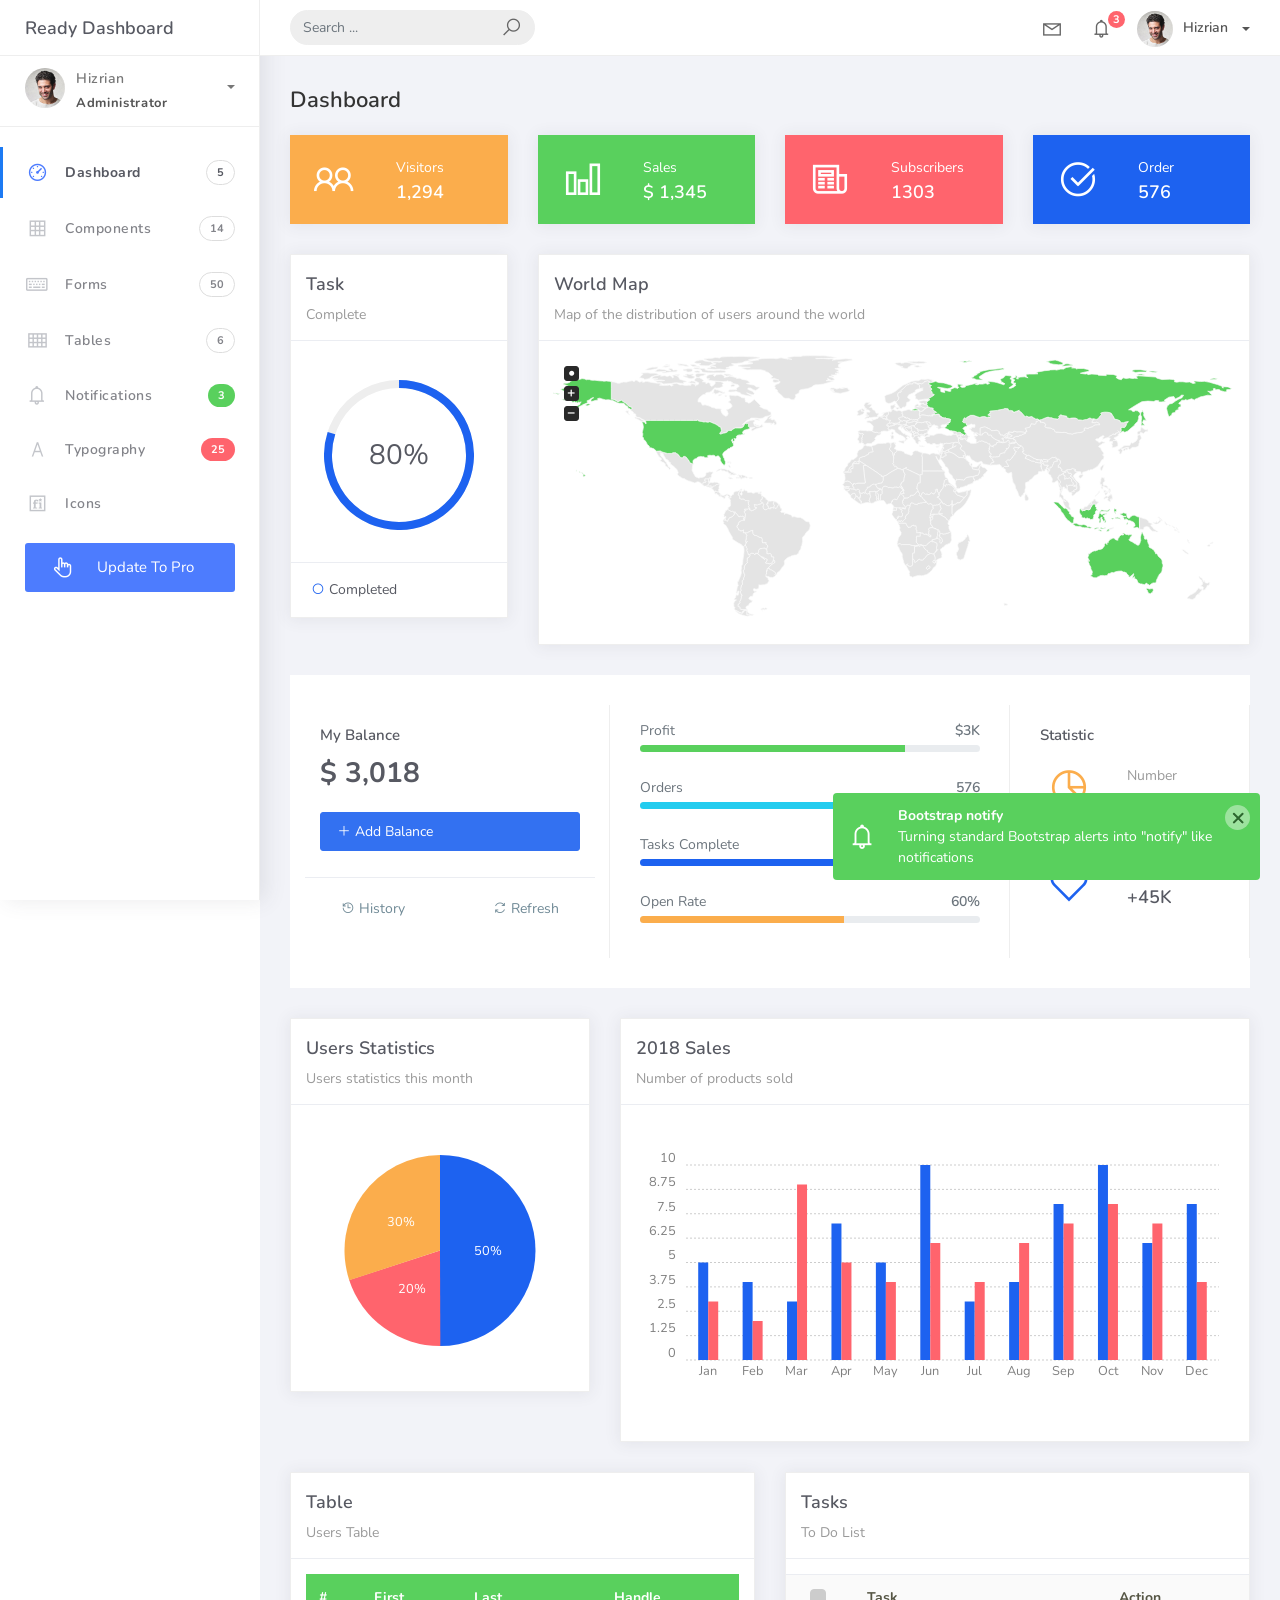
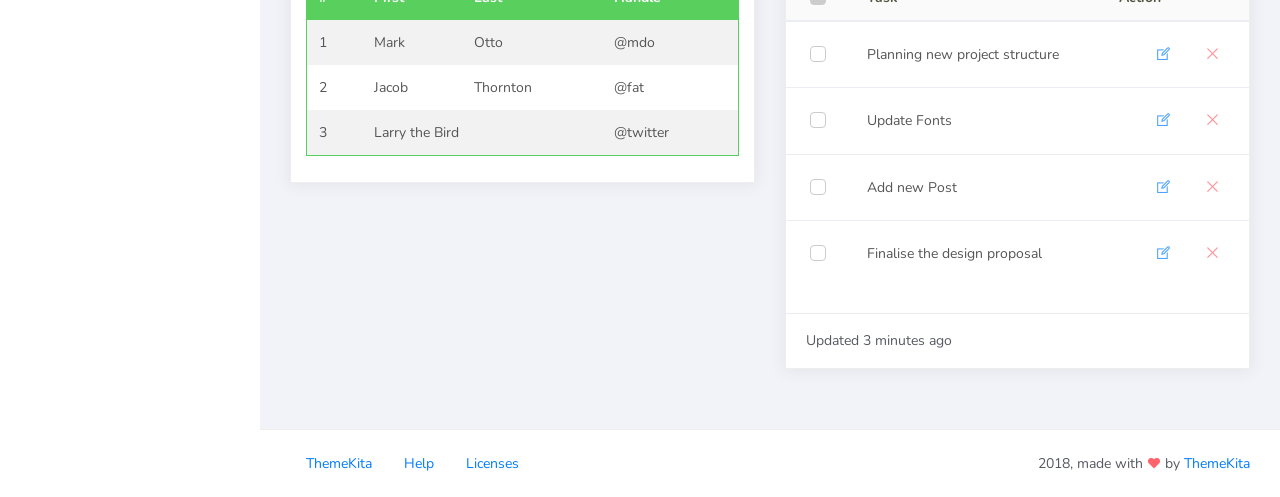
<file: SignalRWebUI/wwwroot/Ready-Bootstrap-Dashboard-master/index.html>
﻿<!DOCTYPE html>
<html>
<head>
	<meta http-equiv="X-UA-Compatible" content="IE=edge,chrome=1" />
	<title>Ready Bootstrap Dashboard</title>
	<meta content='width=device-width, initial-scale=1.0, maximum-scale=1.0, user-scalable=0, shrink-to-fit=no' name='viewport' />
	<link rel="stylesheet" href="assets/css/bootstrap.min.css">
	<link rel="stylesheet" href="https://fonts.googleapis.com/css?family=Nunito:200,200i,300,300i,400,400i,600,600i,700,700i,800,800i,900,900i">
	<link rel="stylesheet" href="assets/css/ready.css">
	<link rel="stylesheet" href="assets/css/demo.css">
</head>
<body>
	<div class="wrapper">
		<div class="main-header">
			<div class="logo-header">
				<a href="index.html" class="logo">
					Ready Dashboard
				</a>
				<button class="navbar-toggler sidenav-toggler ml-auto" type="button" data-toggle="collapse" data-target="collapse" aria-controls="sidebar" aria-expanded="false" aria-label="Toggle navigation">
					<span class="navbar-toggler-icon"></span>
				</button>
				<button class="topbar-toggler more"><i class="la la-ellipsis-v"></i></button>
			</div>
			<nav class="navbar navbar-header navbar-expand-lg">
				<div class="container-fluid">

					<form class="navbar-left navbar-form nav-search mr-md-3" action="">
						<div class="input-group">
							<input type="text" placeholder="Search ..." class="form-control">
							<div class="input-group-append">
								<span class="input-group-text">
									<i class="la la-search search-icon"></i>
								</span>
							</div>
						</div>
					</form>
					<ul class="navbar-nav topbar-nav ml-md-auto align-items-center">
						<li class="nav-item dropdown hidden-caret">
							<a class="nav-link dropdown-toggle" href="#" id="navbarDropdown" role="button" data-toggle="dropdown" aria-haspopup="true" aria-expanded="false">
								<i class="la la-envelope"></i>
							</a>
							<div class="dropdown-menu" aria-labelledby="navbarDropdown">
								<a class="dropdown-item" href="#">Action</a>
								<a class="dropdown-item" href="#">Another action</a>
								<div class="dropdown-divider"></div>
								<a class="dropdown-item" href="#">Something else here</a>
							</div>
						</li>
						<li class="nav-item dropdown hidden-caret">
							<a class="nav-link dropdown-toggle" href="#" id="navbarDropdown" role="button" data-toggle="dropdown" aria-haspopup="true" aria-expanded="false">
								<i class="la la-bell"></i>
								<span class="notification">3</span>
							</a>
							<ul class="dropdown-menu notif-box" aria-labelledby="navbarDropdown">
								<li>
									<div class="dropdown-title">You have 4 new notification</div>
								</li>
								<li>
									<div class="notif-center">
										<a href="#">
											<div class="notif-icon notif-primary"> <i class="la la-user-plus"></i> </div>
											<div class="notif-content">
												<span class="block">
													New user registered
												</span>
												<span class="time">5 minutes ago</span>
											</div>
										</a>
										<a href="#">
											<div class="notif-icon notif-success"> <i class="la la-comment"></i> </div>
											<div class="notif-content">
												<span class="block">
													Rahmad commented on Admin
												</span>
												<span class="time">12 minutes ago</span>
											</div>
										</a>
										<a href="#">
											<div class="notif-img">
												<img src="assets/img/profile2.jpg" alt="Img Profile">
											</div>
											<div class="notif-content">
												<span class="block">
													Reza send messages to you
												</span>
												<span class="time">12 minutes ago</span>
											</div>
										</a>
										<a href="#">
											<div class="notif-icon notif-danger"> <i class="la la-heart"></i> </div>
											<div class="notif-content">
												<span class="block">
													Farrah liked Admin
												</span>
												<span class="time">17 minutes ago</span>
											</div>
										</a>
									</div>
								</li>
								<li>
									<a class="see-all" href="javascript:void(0);"> <strong>See all notifications</strong> <i class="la la-angle-right"></i> </a>
								</li>
							</ul>
						</li>
						<li class="nav-item dropdown">
							<a class="dropdown-toggle profile-pic" data-toggle="dropdown" href="#" aria-expanded="false"> <img src="assets/img/profile.jpg" alt="user-img" width="36" class="img-circle"><span>Hizrian</span></span> </a>
							<ul class="dropdown-menu dropdown-user">
								<li>
									<div class="user-box">
										<div class="u-img"><img src="assets/img/profile.jpg" alt="user"></div>
										<div class="u-text">
											<h4>Hizrian</h4>
											<p class="text-muted">hello@themekita.com</p><a href="profile.html" class="btn btn-rounded btn-danger btn-sm">View Profile</a>
										</div>
									</div>
								</li>
								<div class="dropdown-divider"></div>
								<a class="dropdown-item" href="#"><i class="ti-user"></i> My Profile</a>
								<a class="dropdown-item" href="#"></i> My Balance</a>
								<a class="dropdown-item" href="#"><i class="ti-email"></i> Inbox</a>
								<div class="dropdown-divider"></div>
								<a class="dropdown-item" href="#"><i class="ti-settings"></i> Account Setting</a>
								<div class="dropdown-divider"></div>
								<a class="dropdown-item" href="#"><i class="fa fa-power-off"></i> Logout</a>
							</ul>
							<!-- /.dropdown-user -->
						</li>
					</ul>
				</div>
			</nav>
		</div>
		<div class="sidebar">
			<div class="scrollbar-inner sidebar-wrapper">
				<div class="user">
					<div class="photo">
						<img src="assets/img/profile.jpg">
					</div>
					<div class="info">
						<a class="" data-toggle="collapse" href="#collapseExample" aria-expanded="true">
							<span>
								Hizrian
								<span class="user-level">Administrator</span>
								<span class="caret"></span>
							</span>
						</a>
						<div class="clearfix"></div>

						<div class="collapse in" id="collapseExample" aria-expanded="true" style="">
							<ul class="nav">
								<li>
									<a href="#profile">
										<span class="link-collapse">My Profile</span>
									</a>
								</li>
								<li>
									<a href="#edit">
										<span class="link-collapse">Edit Profile</span>
									</a>
								</li>
								<li>
									<a href="#settings">
										<span class="link-collapse">Settings</span>
									</a>
								</li>
							</ul>
						</div>
					</div>
				</div>
				<ul class="nav">
					<li class="nav-item active">
						<a href="index.html">
							<i class="la la-dashboard"></i>
							<p>Dashboard</p>
							<span class="badge badge-count">5</span>
						</a>
					</li>
					<li class="nav-item">
						<a href="components.html">
							<i class="la la-table"></i>
							<p>Components</p>
							<span class="badge badge-count">14</span>
						</a>
					</li>
					<li class="nav-item">
						<a href="forms.html">
							<i class="la la-keyboard-o"></i>
							<p>Forms</p>
							<span class="badge badge-count">50</span>
						</a>
					</li>
					<li class="nav-item">
						<a href="tables.html">
							<i class="la la-th"></i>
							<p>Tables</p>
							<span class="badge badge-count">6</span>
						</a>
					</li>
					<li class="nav-item">
						<a href="notifications.html">
							<i class="la la-bell"></i>
							<p>Notifications</p>
							<span class="badge badge-success">3</span>
						</a>
					</li>
					<li class="nav-item">
						<a href="typography.html">
							<i class="la la-font"></i>
							<p>Typography</p>
							<span class="badge badge-danger">25</span>
						</a>
					</li>
					<li class="nav-item">
						<a href="icons.html">
							<i class="la la-fonticons"></i>
							<p>Icons</p>
						</a>
					</li>
					<li class="nav-item update-pro">
						<button data-toggle="modal" data-target="#modalUpdate">
							<i class="la la-hand-pointer-o"></i>
							<p>Update To Pro</p>
						</button>
					</li>
				</ul>
			</div>
		</div>
		<div class="main-panel">
			<div class="content">
				<div class="container-fluid">
					<h4 class="page-title">Dashboard</h4>
					<div class="row">
						<div class="col-md-3">
							<div class="card card-stats card-warning">
								<div class="card-body ">
									<div class="row">
										<div class="col-5">
											<div class="icon-big text-center">
												<i class="la la-users"></i>
											</div>
										</div>
										<div class="col-7 d-flex align-items-center">
											<div class="numbers">
												<p class="card-category">Visitors</p>
												<h4 class="card-title">1,294</h4>
											</div>
										</div>
									</div>
								</div>
							</div>
						</div>
						<div class="col-md-3">
							<div class="card card-stats card-success">
								<div class="card-body ">
									<div class="row">
										<div class="col-5">
											<div class="icon-big text-center">
												<i class="la la-bar-chart"></i>
											</div>
										</div>
										<div class="col-7 d-flex align-items-center">
											<div class="numbers">
												<p class="card-category">Sales</p>
												<h4 class="card-title">$ 1,345</h4>
											</div>
										</div>
									</div>
								</div>
							</div>
						</div>
						<div class="col-md-3">
							<div class="card card-stats card-danger">
								<div class="card-body">
									<div class="row">
										<div class="col-5">
											<div class="icon-big text-center">
												<i class="la la-newspaper-o"></i>
											</div>
										</div>
										<div class="col-7 d-flex align-items-center">
											<div class="numbers">
												<p class="card-category">Subscribers</p>
												<h4 class="card-title">1303</h4>
											</div>
										</div>
									</div>
								</div>
							</div>
						</div>
						<div class="col-md-3">
							<div class="card card-stats card-primary">
								<div class="card-body ">
									<div class="row">
										<div class="col-5">
											<div class="icon-big text-center">
												<i class="la la-check-circle"></i>
											</div>
										</div>
										<div class="col-7 d-flex align-items-center">
											<div class="numbers">
												<p class="card-category">Order</p>
												<h4 class="card-title">576</h4>
											</div>
										</div>
									</div>
								</div>
							</div>
						</div>
						<!-- 							<div class="col-md-3">
														<div class="card card-stats">
															<div class="card-body ">
																<div class="row">
																	<div class="col-5">
																		<div class="icon-big text-center icon-warning">
																			<i class="la la-pie-chart text-warning"></i>
																		</div>
																	</div>
																	<div class="col-7 d-flex align-items-center">
																		<div class="numbers">
																			<p class="card-category">Number</p>
																			<h4 class="card-title">150GB</h4>
																		</div>
																	</div>
																</div>
															</div>
														</div>
													</div>
													<div class="col-md-3">
														<div class="card card-stats">
															<div class="card-body ">
																<div class="row">
																	<div class="col-5">
																		<div class="icon-big text-center">
																			<i class="la la-bar-chart text-success"></i>
																		</div>
																	</div>
																	<div class="col-7 d-flex align-items-center">
																		<div class="numbers">
																			<p class="card-category">Revenue</p>
																			<h4 class="card-title">$ 1,345</h4>
																		</div>
																	</div>
																</div>
															</div>
														</div>
													</div>
													<div class="col-md-3">
														<div class="card card-stats">
															<div class="card-body">
																<div class="row">
																	<div class="col-5">
																		<div class="icon-big text-center">
																			<i class="la la-times-circle-o text-danger"></i>
																		</div>
																	</div>
																	<div class="col-7 d-flex align-items-center">
																		<div class="numbers">
																			<p class="card-category">Errors</p>
																			<h4 class="card-title">23</h4>
																		</div>
																	</div>
																</div>
															</div>
														</div>
													</div>
													<div class="col-md-3">
														<div class="card card-stats">
															<div class="card-body">
																<div class="row">
																	<div class="col-5">
																		<div class="icon-big text-center">
																			<i class="la la-heart-o text-primary"></i>
																		</div>
																	</div>
																	<div class="col-7 d-flex align-items-center">
																		<div class="numbers">
																			<p class="card-category">Followers</p>
																			<h4 class="card-title">+45K</h4>
																		</div>
																	</div>
																</div>
															</div>
														</div>
													</div> -->
					</div>
					<div class="row">
						<div class="col-md-3">
							<div class="card">
								<div class="card-header">
									<h4 class="card-title">Task</h4>
									<p class="card-category">Complete</p>
								</div>
								<div class="card-body">
									<div id="task-complete" class="chart-circle mt-4 mb-3"></div>
								</div>
								<div class="card-footer">
									<div class="legend"><i class="la la-circle text-primary"></i> Completed</div>
								</div>
							</div>
						</div>
						<div class="col-md-9">
							<div class="card">
								<div class="card-header">
									<h4 class="card-title">World Map</h4>
									<p class="card-category">
										Map of the distribution of users around the world
									</p>
								</div>
								<div class="card-body">
									<div class="mapcontainer">
										<div class="map">
											<span>Alternative content for the map</span>
										</div>
									</div>
								</div>
							</div>
						</div>
					</div>
					<div class="row row-card-no-pd">
						<div class="col-md-4">
							<div class="card">
								<div class="card-body">
									<p class="fw-bold mt-1">My Balance</p>
									<h4><b>$ 3,018</b></h4>
									<a href="#" class="btn btn-primary btn-full text-left mt-3 mb-3"><i class="la la-plus"></i> Add Balance</a>
								</div>
								<div class="card-footer">
									<ul class="nav">
										<li class="nav-item"><a class="btn btn-default btn-link" href="#"><i class="la la-history"></i> History</a></li>
										<li class="nav-item ml-auto"><a class="btn btn-default btn-link" href="#"><i class="la la-refresh"></i> Refresh</a></li>
									</ul>
								</div>
							</div>
						</div>
						<div class="col-md-5">
							<div class="card">
								<div class="card-body">
									<div class="progress-card">
										<div class="d-flex justify-content-between mb-1">
											<span class="text-muted">Profit</span>
											<span class="text-muted fw-bold"> $3K</span>
										</div>
										<div class="progress mb-2" style="height: 7px;">
											<div class="progress-bar bg-success" role="progressbar" style="width: 78%" aria-valuenow="78" aria-valuemin="0" aria-valuemax="100" data-toggle="tooltip" data-placement="top" title="78%"></div>
										</div>
									</div>
									<div class="progress-card">
										<div class="d-flex justify-content-between mb-1">
											<span class="text-muted">Orders</span>
											<span class="text-muted fw-bold"> 576</span>
										</div>
										<div class="progress mb-2" style="height: 7px;">
											<div class="progress-bar bg-info" role="progressbar" style="width: 65%" aria-valuenow="60" aria-valuemin="0" aria-valuemax="100" data-toggle="tooltip" data-placement="top" title="65%"></div>
										</div>
									</div>
									<div class="progress-card">
										<div class="d-flex justify-content-between mb-1">
											<span class="text-muted">Tasks Complete</span>
											<span class="text-muted fw-bold"> 70%</span>
										</div>
										<div class="progress mb-2" style="height: 7px;">
											<div class="progress-bar bg-primary" role="progressbar" style="width: 70%" aria-valuenow="70" aria-valuemin="0" aria-valuemax="100" data-toggle="tooltip" data-placement="top" title="70%"></div>
										</div>
									</div>
									<div class="progress-card">
										<div class="d-flex justify-content-between mb-1">
											<span class="text-muted">Open Rate</span>
											<span class="text-muted fw-bold"> 60%</span>
										</div>
										<div class="progress mb-2" style="height: 7px;">
											<div class="progress-bar bg-warning" role="progressbar" style="width: 60%" aria-valuenow="60" aria-valuemin="0" aria-valuemax="100" data-toggle="tooltip" data-placement="top" title="60%"></div>
										</div>
									</div>
								</div>
							</div>
						</div>
						<div class="col-md-3">
							<div class="card card-stats">
								<div class="card-body">
									<p class="fw-bold mt-1">Statistic</p>
									<div class="row">
										<div class="col-5">
											<div class="icon-big text-center icon-warning">
												<i class="la la-pie-chart text-warning"></i>
											</div>
										</div>
										<div class="col-7 d-flex align-items-center">
											<div class="numbers">
												<p class="card-category">Number</p>
												<h4 class="card-title">150GB</h4>
											</div>
										</div>
									</div>
									<hr />
									<div class="row">
										<div class="col-5">
											<div class="icon-big text-center">
												<i class="la la-heart-o text-primary"></i>
											</div>
										</div>
										<div class="col-7 d-flex align-items-center">
											<div class="numbers">
												<p class="card-category">Followers</p>
												<h4 class="card-title">+45K</h4>
											</div>
										</div>
									</div>
								</div>
							</div>
						</div>
					</div>
					<div class="row">
						<div class="col-md-4">
							<div class="card">
								<div class="card-header">
									<h4 class="card-title">Users Statistics</h4>
									<p class="card-category">
										Users statistics this month
									</p>
								</div>
								<div class="card-body">
									<div id="monthlyChart" class="chart chart-pie"></div>
								</div>
							</div>
						</div>
						<div class="col-md-8">
							<div class="card">
								<div class="card-header">
									<h4 class="card-title">2018 Sales</h4>
									<p class="card-category">
										Number of products sold
									</p>
								</div>
								<div class="card-body">
									<div id="salesChart" class="chart"></div>
								</div>
							</div>
						</div>
						<div class="col-md-6">
							<div class="card">
								<div class="card-header ">
									<h4 class="card-title">Table</h4>
									<p class="card-category">Users Table</p>
								</div>
								<div class="card-body">
									<table class="table table-head-bg-success table-striped table-hover">
										<thead>
											<tr>
												<th scope="col">#</th>
												<th scope="col">First</th>
												<th scope="col">Last</th>
												<th scope="col">Handle</th>
											</tr>
										</thead>
										<tbody>
											<tr>
												<td>1</td>
												<td>Mark</td>
												<td>Otto</td>
												<td>@mdo</td>
											</tr>
											<tr>
												<td>2</td>
												<td>Jacob</td>
												<td>Thornton</td>
												<td>@fat</td>
											</tr>
											<tr>
												<td>3</td>
												<td colspan="2">Larry the Bird</td>
												<td>@twitter</td>
											</tr>
										</tbody>
									</table>
								</div>
							</div>
						</div>
						<div class="col-md-6">
							<div class="card card-tasks">
								<div class="card-header ">
									<h4 class="card-title">Tasks</h4>
									<p class="card-category">To Do List</p>
								</div>
								<div class="card-body ">
									<div class="table-full-width">
										<table class="table">
											<thead>
												<tr>
													<th>
														<div class="form-check">
															<label class="form-check-label">
																<input class="form-check-input  select-all-checkbox" type="checkbox" data-select="checkbox" data-target=".task-select">
																<span class="form-check-sign"></span>
															</label>
														</div>
													</th>
													<th>Task</th>
													<th>Action</th>
												</tr>
											</thead>
											<tbody>
												<tr>
													<td>
														<div class="form-check">
															<label class="form-check-label">
																<input class="form-check-input task-select" type="checkbox">
																<span class="form-check-sign"></span>
															</label>
														</div>
													</td>
													<td>Planning new project structure</td>
													<td class="td-actions text-right">
														<div class="form-button-action">
															<button type="button" data-toggle="tooltip" title="Edit Task" class="btn btn-link <btn-simple-primary">
																<i class="la la-edit"></i>
															</button>
															<button type="button" data-toggle="tooltip" title="Remove" class="btn btn-link btn-simple-danger">
																<i class="la la-times"></i>
															</button>
														</div>
													</td>
												</tr>
												<tr>
													<td>
														<div class="form-check">
															<label class="form-check-label">
																<input class="form-check-input task-select" type="checkbox">
																<span class="form-check-sign"></span>
															</label>
														</div>
													</td>
													<td>Update Fonts</td>
													<td class="td-actions text-right">
														<div class="form-button-action">
															<button type="button" data-toggle="tooltip" title="Edit Task" class="btn btn-link <btn-simple-primary">
																<i class="la la-edit"></i>
															</button>
															<button type="button" data-toggle="tooltip" title="Remove" class="btn btn-link btn-simple-danger">
																<i class="la la-times"></i>
															</button>
														</div>
													</td>
												</tr>
												<tr>
													<td>
														<div class="form-check">
															<label class="form-check-label">
																<input class="form-check-input task-select" type="checkbox">
																<span class="form-check-sign"></span>
															</label>
														</div>
													</td>
													<td>
														Add new Post
													</td>
													<td class="td-actions text-right">
														<div class="form-button-action">
															<button type="button" data-toggle="tooltip" title="Edit Task" class="btn btn-link <btn-simple-primary">
																<i class="la la-edit"></i>
															</button>
															<button type="button" data-toggle="tooltip" title="Remove" class="btn btn-link btn-simple-danger">
																<i class="la la-times"></i>
															</button>
														</div>
													</td>
												</tr>
												<tr>
													<td>
														<div class="form-check">
															<label class="form-check-label">
																<input class="form-check-input task-select" type="checkbox">
																<span class="form-check-sign"></span>
															</label>
														</div>
													</td>
													<td>Finalise the design proposal</td>
													<td class="td-actions text-right">
														<div class="form-button-action">
															<button type="button" data-toggle="tooltip" title="Edit Task" class="btn btn-link <btn-simple-primary">
																<i class="la la-edit"></i>
															</button>
															<button type="button" data-toggle="tooltip" title="Remove" class="btn btn-link btn-simple-danger">
																<i class="la la-times"></i>
															</button>
														</div>
													</td>
												</tr>
											</tbody>
										</table>
									</div>
								</div>
								<div class="card-footer ">
									<div class="stats">
										<i class="now-ui-icons loader_refresh spin"></i> Updated 3 minutes ago
									</div>
								</div>
							</div>
						</div>
					</div>
				</div>
			</div>
			<footer class="footer">
				<div class="container-fluid">
					<nav class="pull-left">
						<ul class="nav">
							<li class="nav-item">
								<a class="nav-link" href="http://www.themekita.com">
									ThemeKita
								</a>
							</li>
							<li class="nav-item">
								<a class="nav-link" href="#">
									Help
								</a>
							</li>
							<li class="nav-item">
								<a class="nav-link" href="https://themewagon.com/license/#free-item">
									Licenses
								</a>
							</li>
						</ul>
					</nav>
					<div class="copyright ml-auto">
						2018, made with <i class="la la-heart heart text-danger"></i> by <a href="http://www.themekita.com">ThemeKita</a>
					</div>
				</div>
			</footer>
		</div>
	</div>
	</div>
	<!-- Modal -->
	<div class="modal fade" id="modalUpdate" tabindex="-1" role="dialog" aria-labelledby="modalUpdatePro" aria-hidden="true">
		<div class="modal-dialog modal-dialog-centered" role="document">
			<div class="modal-content">
				<div class="modal-header bg-primary">
					<h6 class="modal-title"><i class="la la-frown-o"></i> Under Development</h6>
					<button type="button" class="close" data-dismiss="modal" aria-label="Close">
						<span aria-hidden="true">&times;</span>
					</button>
				</div>
				<div class="modal-body text-center">
					<p>Currently the pro version of the <b>Ready Dashboard</b> Bootstrap is in progress development</p>
					<p>
						<b>We'll let you know when it's done</b>
					</p>
				</div>
				<div class="modal-footer">
					<button type="button" class="btn btn-secondary" data-dismiss="modal">Close</button>
				</div>
			</div>
		</div>
	</div>
</body>
<script src="assets/js/core/jquery.3.2.1.min.js"></script>
<script src="assets/js/plugin/jquery-ui-1.12.1.custom/jquery-ui.min.js"></script>
<script src="assets/js/core/popper.min.js"></script>
<script src="assets/js/core/bootstrap.min.js"></script>
<script src="assets/js/plugin/chartist/chartist.min.js"></script>
<script src="assets/js/plugin/chartist/plugin/chartist-plugin-tooltip.min.js"></script>
<script src="assets/js/plugin/bootstrap-notify/bootstrap-notify.min.js"></script>
<script src="assets/js/plugin/bootstrap-toggle/bootstrap-toggle.min.js"></script>
<script src="assets/js/plugin/jquery-mapael/jquery.mapael.min.js"></script>
<script src="assets/js/plugin/jquery-mapael/maps/world_countries.min.js"></script>
<script src="assets/js/plugin/chart-circle/circles.min.js"></script>
<script src="assets/js/plugin/jquery-scrollbar/jquery.scrollbar.min.js"></script>
<script src="assets/js/ready.min.js"></script>
<script src="assets/js/demo.js"></script>
</html>
</file>
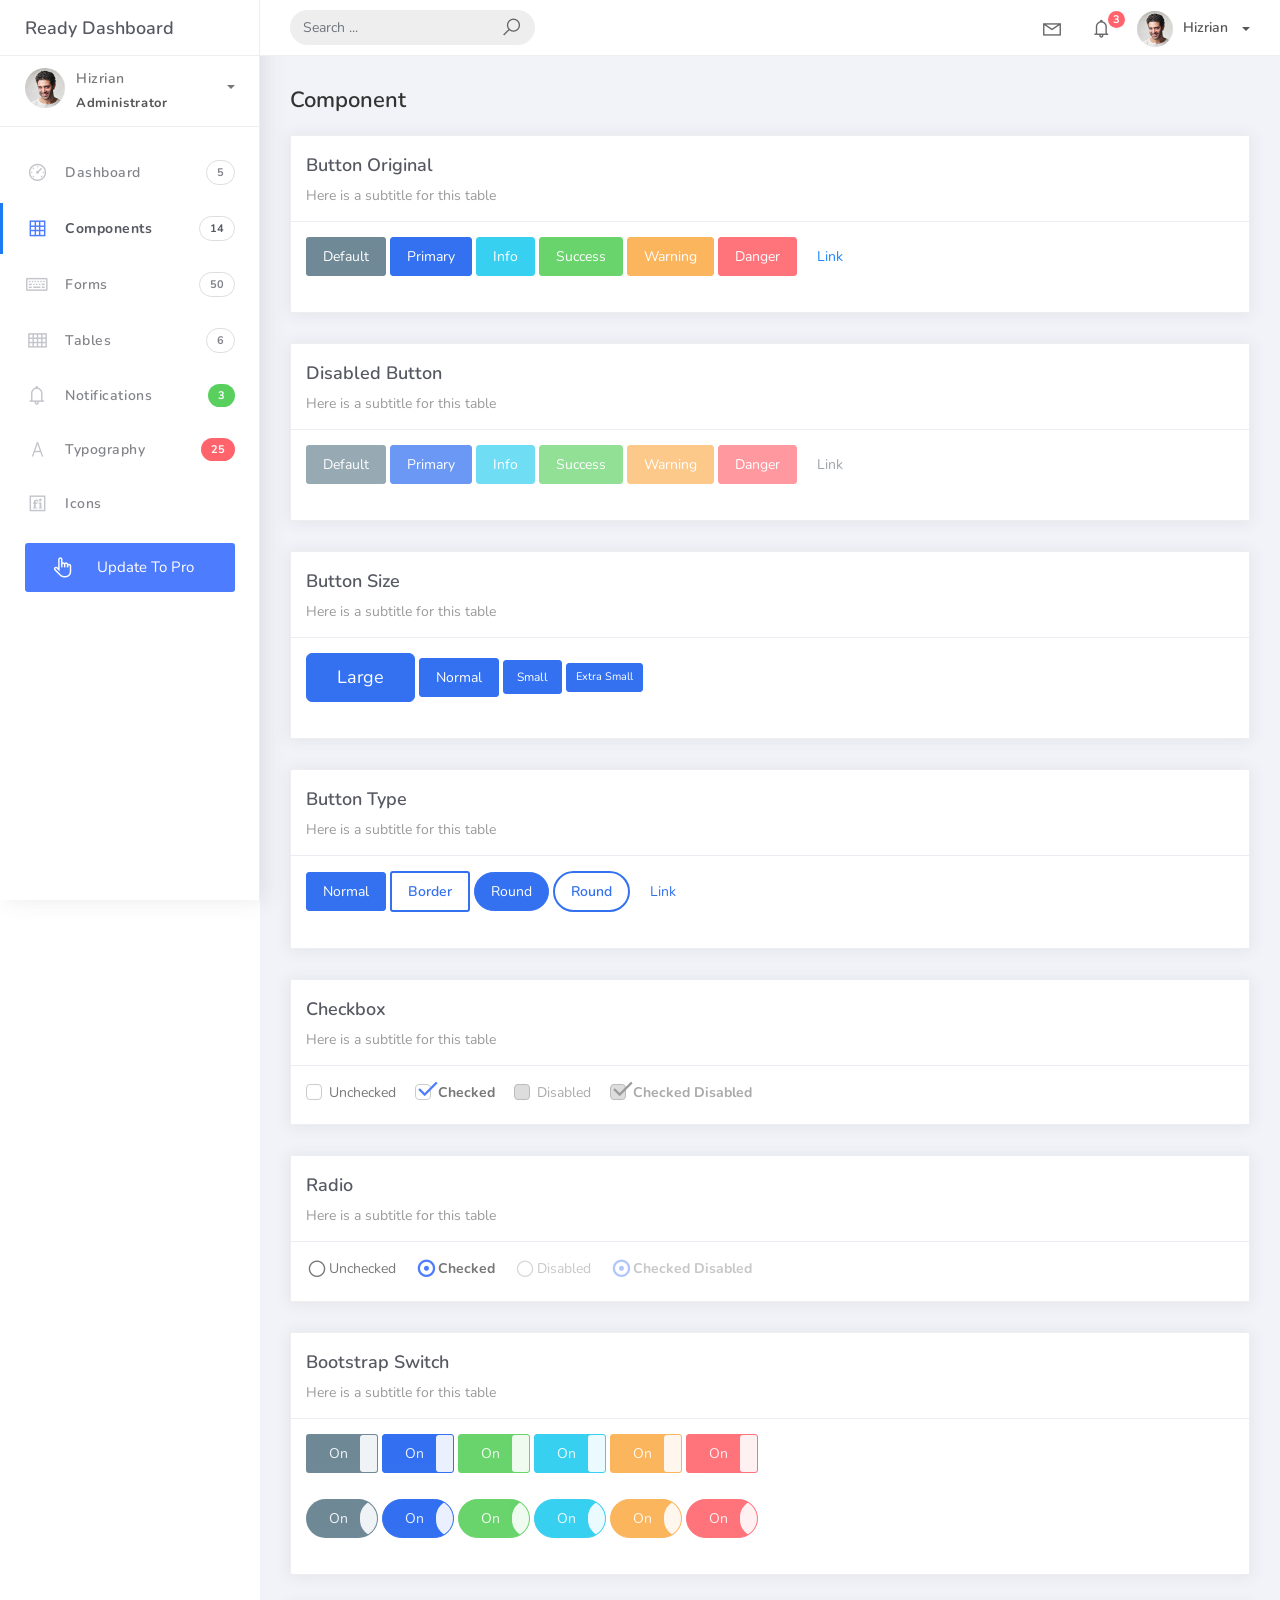
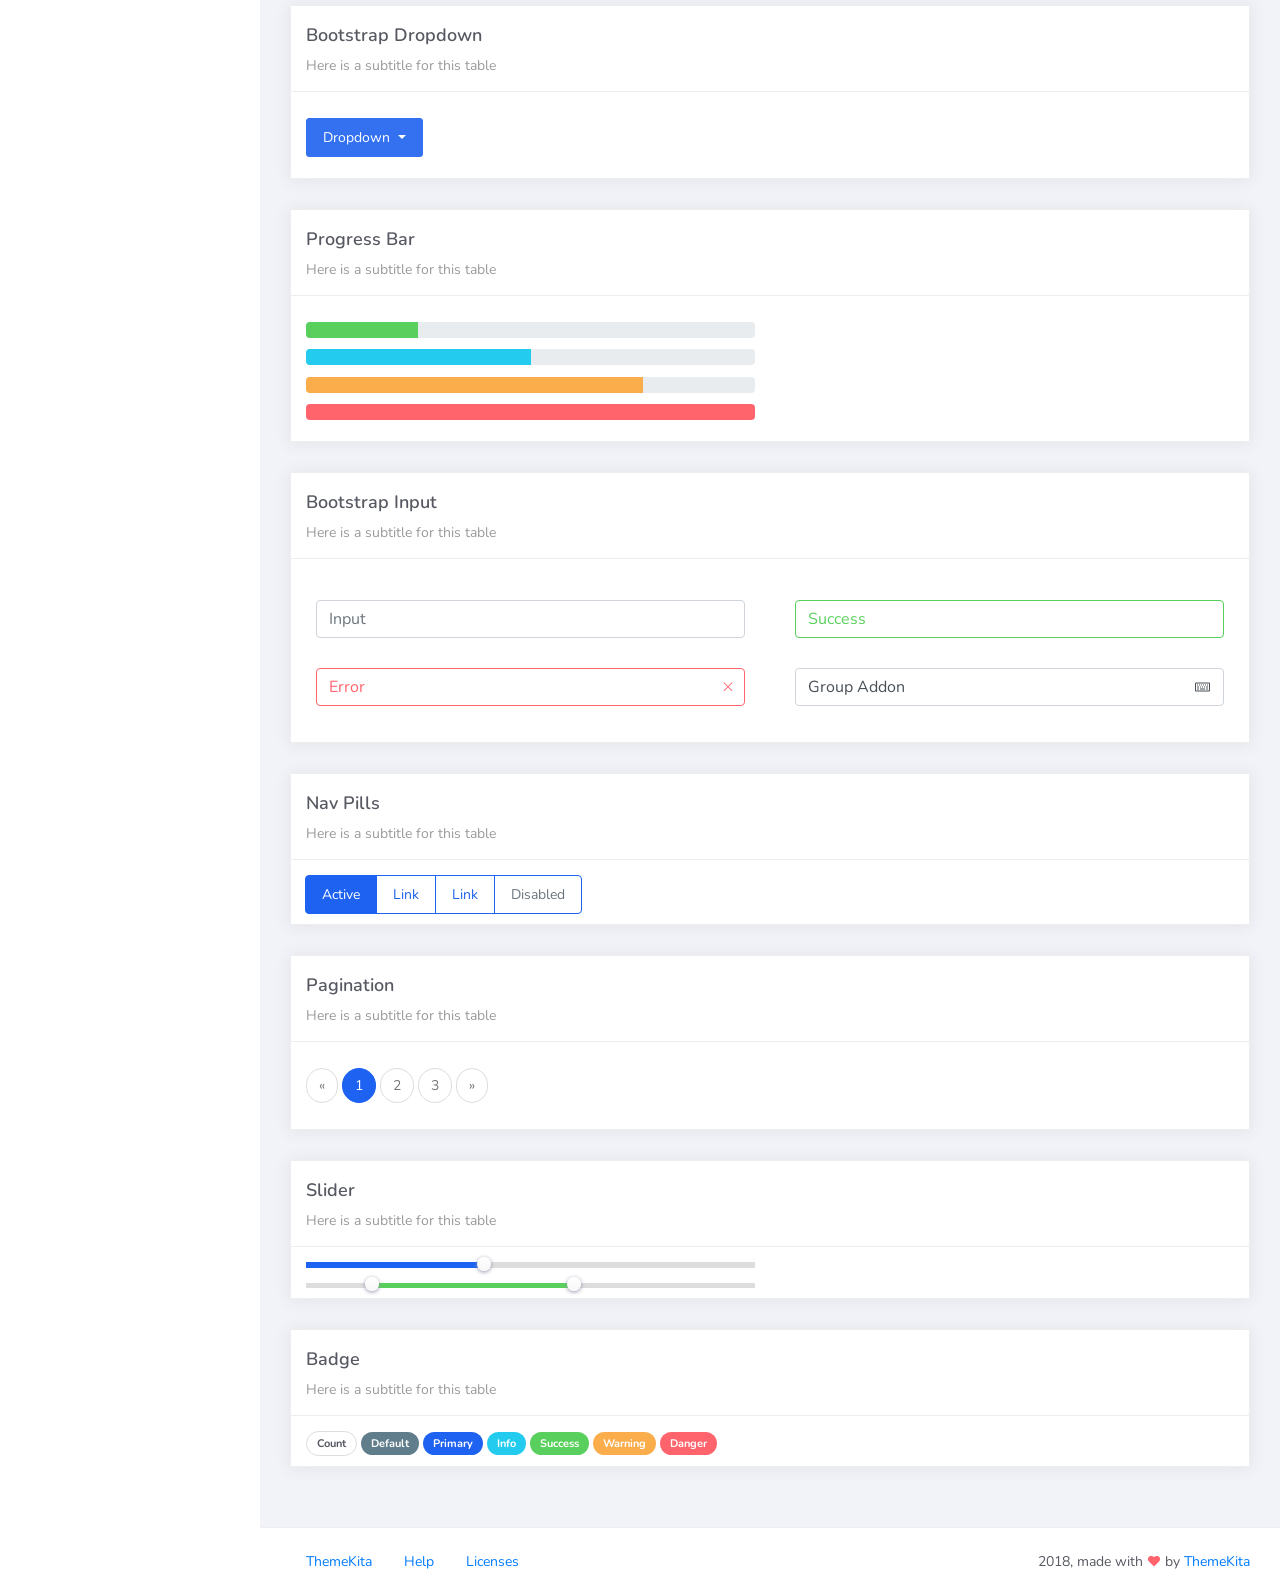
<file: SignalRWebUI/wwwroot/Ready-Bootstrap-Dashboard-master/components.html>
<!DOCTYPE html>
<html>
<head>
	<meta http-equiv="X-UA-Compatible" content="IE=edge,chrome=1" />
	<title>Components - Ready Bootstrap Dashboard</title>
	<meta content='width=device-width, initial-scale=1.0, maximum-scale=1.0, user-scalable=0, shrink-to-fit=no' name='viewport' />
	<link rel="stylesheet" href="assets/css/bootstrap.min.css">
	<link rel="stylesheet" href="https://fonts.googleapis.com/css?family=Nunito:200,200i,300,300i,400,400i,600,600i,700,700i,800,800i,900,900i">
	<link rel="stylesheet" href="assets/css/ready.css">
	<link rel="stylesheet" href="assets/css/demo.css">
</head>
<body>
	<div class="wrapper">
		<div class="main-header">
			<div class="logo-header">
				<a href="index.html" class="logo">
					Ready Dashboard
				</a>
				<button class="navbar-toggler sidenav-toggler ml-auto" type="button" data-toggle="collapse" data-target="collapse" aria-controls="sidebar" aria-expanded="false" aria-label="Toggle navigation">
					<span class="navbar-toggler-icon"></span>
				</button>
				<button class="topbar-toggler more"><i class="la la-ellipsis-v"></i></button>
			</div>
			<nav class="navbar navbar-header navbar-expand-lg">
				<div class="container-fluid">
					
					<form class="navbar-left navbar-form nav-search mr-md-3" action="">
						<div class="input-group">
							<input type="text" placeholder="Search ..." class="form-control">
							<div class="input-group-append">
								<span class="input-group-text">
									<i class="la la-search search-icon"></i>
								</span>
							</div>
						</div>
					</form>
					<ul class="navbar-nav topbar-nav ml-md-auto align-items-center">
						<li class="nav-item dropdown hidden-caret">
							<a class="nav-link dropdown-toggle" href="#" id="navbarDropdown" role="button" data-toggle="dropdown" aria-haspopup="true" aria-expanded="false">
								<i class="la la-envelope"></i>
							</a>
							<div class="dropdown-menu" aria-labelledby="navbarDropdown">
								<a class="dropdown-item" href="#">Action</a>
								<a class="dropdown-item" href="#">Another action</a>
								<div class="dropdown-divider"></div>
								<a class="dropdown-item" href="#">Something else here</a>
							</div>
						</li>
						<li class="nav-item dropdown hidden-caret">
							<a class="nav-link dropdown-toggle" href="#" id="navbarDropdown" role="button" data-toggle="dropdown" aria-haspopup="true" aria-expanded="false">
								<i class="la la-bell"></i>
								<span class="notification">3</span>
							</a>
							<ul class="dropdown-menu notif-box" aria-labelledby="navbarDropdown">
								<li>
									<div class="dropdown-title">You have 4 new notification</div>
								</li>
								<li>
									<div class="notif-center">
										<a href="#">
											<div class="notif-icon notif-primary"> <i class="la la-user-plus"></i> </div>
											<div class="notif-content">
												<span class="block">
													New user registered
												</span>
												<span class="time">5 minutes ago</span> 
											</div>
										</a>
										<a href="#">
											<div class="notif-icon notif-success"> <i class="la la-comment"></i> </div>
											<div class="notif-content">
												<span class="block">
													Rahmad commented on Admin
												</span>
												<span class="time">12 minutes ago</span> 
											</div>
										</a>
										<a href="#">
											<div class="notif-img"> 
												<img src="assets/img/profile2.jpg" alt="Img Profile">
											</div>
											<div class="notif-content">
												<span class="block">
													Reza send messages to you
												</span>
												<span class="time">12 minutes ago</span> 
											</div>
										</a>
										<a href="#">
											<div class="notif-icon notif-danger"> <i class="la la-heart"></i> </div>
											<div class="notif-content">
												<span class="block">
													Farrah liked Admin
												</span>
												<span class="time">17 minutes ago</span> 
											</div>
										</a>
									</div>
								</li>
								<li>
									<a class="see-all" href="javascript:void(0);"> <strong>See all notifications</strong> <i class="la la-angle-right"></i> </a>
								</li>
							</ul>
						</li>
						<li class="nav-item dropdown">
							<a class="dropdown-toggle profile-pic" data-toggle="dropdown" href="#" aria-expanded="false"> <img src="assets/img/profile.jpg" alt="user-img" width="36" class="img-circle"><span >Hizrian</span></span> </a>
							<ul class="dropdown-menu dropdown-user">
								<li>
									<div class="user-box">
										<div class="u-img"><img src="assets/img/profile.jpg" alt="user"></div>
										<div class="u-text">
											<h4>Hizrian</h4>
											<p class="text-muted">hello@themekita.com</p><a href="profile.html" class="btn btn-rounded btn-danger btn-sm">View Profile</a></div>
										</div>
									</li>
									<div class="dropdown-divider"></div>
									<a class="dropdown-item" href="#"><i class="ti-user"></i> My Profile</a>
									<a class="dropdown-item" href="#"></i> My Balance</a>
									<a class="dropdown-item" href="#"><i class="ti-email"></i> Inbox</a>
									<div class="dropdown-divider"></div>
									<a class="dropdown-item" href="#"><i class="ti-settings"></i> Account Setting</a>
									<div class="dropdown-divider"></div>
									<a class="dropdown-item" href="#"><i class="fa fa-power-off"></i> Logout</a>
								</ul>
								<!-- /.dropdown-user -->
							</li>
						</ul>
					</div>
				</nav>
			</div>
			<div class="sidebar">
				<div class="scrollbar-inner sidebar-wrapper">
					<div class="user">
						<div class="photo">
							<img src="assets/img/profile.jpg">
						</div>
						<div class="info">
							<a class="" data-toggle="collapse" href="#collapseExample" aria-expanded="true">
								<span>
									Hizrian
									<span class="user-level">Administrator</span>
									<span class="caret"></span>
								</span>
							</a>
							<div class="clearfix"></div>

							<div class="collapse in" id="collapseExample" aria-expanded="true" style="">
								<ul class="nav">
									<li>
										<a href="#profile">
											<span class="link-collapse">My Profile</span>
										</a>
									</li>
									<li>
										<a href="#edit">
											<span class="link-collapse">Edit Profile</span>
										</a>
									</li>
									<li>
										<a href="#settings">
											<span class="link-collapse">Settings</span>
										</a>
									</li>
								</ul>
							</div>
						</div>
					</div>
					<ul class="nav">
						<li class="nav-item">
							<a href="index.html">
								<i class="la la-dashboard"></i>
								<p>Dashboard</p>
								<span class="badge badge-count">5</span>
							</a>
						</li>
						<li class="nav-item active">
							<a href="components.html">
								<i class="la la-table"></i>
								<p>Components</p>
								<span class="badge badge-count">14</span>
							</a>
						</li>
						<li class="nav-item">
							<a href="forms.html">
								<i class="la la-keyboard-o"></i>
								<p>Forms</p>
								<span class="badge badge-count">50</span>
							</a>
						</li>
						<li class="nav-item">
							<a href="tables.html">
								<i class="la la-th"></i>
								<p>Tables</p>
								<span class="badge badge-count">6</span>
							</a>
						</li>
						<li class="nav-item">
							<a href="notifications.html">
								<i class="la la-bell"></i>
								<p>Notifications</p>
								<span class="badge badge-success">3</span>
							</a>
						</li>
						<li class="nav-item">
							<a href="typography.html">
								<i class="la la-font"></i>
								<p>Typography</p>
								<span class="badge badge-danger">25</span>
							</a>
						</li>
						<li class="nav-item">
							<a href="icons.html">
								<i class="la la-fonticons"></i>
								<p>Icons</p>
							</a>
						</li>
						<li class="nav-item update-pro">
							<button  data-toggle="modal" data-target="#modalUpdate">
								<i class="la la-hand-pointer-o"></i>
								<p>Update To Pro</p>
							</button>
						</li>
					</ul>
				</div>
			</div>
			<div class="main-panel">
				<div class="content">
					<div class="container-fluid">
						<h4 class="page-title">Component</h4>
						<div class="row">
							<div class="col-md-12">
								<div class="card">
									<div class="card-header">
										<h4 class="card-title">Button Original</h4>
										<p class="card-category">Here is a subtitle for this table</p>
									</div>
									<div class="card-body">
										<p class="demo">
											<button class="btn btn-default">Default</button>

											<button class="btn btn-primary">Primary</button>

											<button class="btn btn-info">Info</button>

											<button class="btn btn-success">Success</button>

											<button class="btn btn-warning">Warning</button>

											<button class="btn btn-danger">Danger</button>

											<button class="btn btn-link">Link</button>
										</p>
									</div>
								</div>
							</div>
							<div class="col-md-12">
								<div class="card">
									<div class="card-header">
										<h4 class="card-title">Disabled Button</h4>
										<p class="card-category">Here is a subtitle for this table</p>
									</div>
									<div class="card-body">
										<p class="demo">
											<button class="btn btn-default" disabled="disabled">Default</button>

											<button class="btn btn-primary" disabled="disabled">Primary</button>

											<button class="btn btn-info" disabled="disabled">Info</button>

											<button class="btn btn-success" disabled="disabled">Success</button>

											<button class="btn btn-warning" disabled="disabled">Warning</button>

											<button class="btn btn-danger" disabled="disabled">Danger</button>

											<button class="btn btn-link" disabled>Link</button>
										</p>
									</div>
								</div>
							</div>
							<div class="col-md-12">
								<div class="card">
									<div class="card-header">
										<h4 class="card-title">Button Size</h4>
										<p class="card-category">Here is a subtitle for this table</p>
									</div>
									<div class="card-body">
										<p class="demo">
											<button class="btn btn-primary btn-lg">Large</button>

											<button class="btn btn-primary">Normal</button>

											<button class="btn btn-primary btn-sm">Small</button>

											<button class="btn btn-primary btn-xs">Extra Small</button>
										</p>
									</div>
								</div>
							</div>
							<div class="col-md-12">
								<div class="card">
									<div class="card-header">
										<h4 class="card-title">Button Type</h4>
										<p class="card-category">Here is a subtitle for this table</p>
									</div>
									<div class="card-body">
										<p class="demo">
											<button class="btn btn-primary">Normal</button>
											<button class="btn btn-primary btn-border">Border</button>

											<button class="btn btn-primary btn-round">Round</button>

											<button class="btn btn-primary btn-border btn-round">Round</button>

											<button class="btn btn-primary btn-link">Link</button>
										</p>
									</div>
								</div>
							</div>
							<div class="col-md-12">
								<div class="card">
									<div class="card-header">
										<h4 class="card-title">Checkbox</h4>
										<p class="card-category">Here is a subtitle for this table</p>
									</div>
									<div class="card-body">
										<p class="demo">
											<label class="form-check-label">
												<input class="form-check-input" type="checkbox" value="">
												<span class="form-check-sign">Unchecked</span>
											</label>

											<label class="form-check-label">
												<input class="form-check-input" type="checkbox" value="" checked>
												<span class="form-check-sign">Checked</span>
											</label>

											<label class="form-check-label">
												<input class="form-check-input" type="checkbox" value="" disabled>
												<span class="form-check-sign">Disabled</span>
											</label>

											<label class="form-check-label">
												<input class="form-check-input" type="checkbox" value="" checked disabled>
												<span class="form-check-sign">Checked Disabled</span>
											</label>
										</p>
									</div>
								</div>
							</div>
							<div class="col-md-12">
								<div class="card">
									<div class="card-header">
										<h4 class="card-title">Radio</h4>
										<p class="card-category">Here is a subtitle for this table</p>
									</div>
									<div class="card-body">
										<p class="demo">
											<label class="form-radio-label">
												<input class="form-radio-input" type="radio" name="optionsRadios" value="">
												<span class="form-radio-sign">Unchecked</span>
											</label>
											<label class="form-radio-label">
												<input class="form-radio-input" type="radio" name="optionsRadios" value="" checked>
												<span class="form-radio-sign">Checked</span>
											</label>
											<label class="form-radio-label">
												<input class="form-radio-input" type="radio" value="" disabled>
												<span class="form-radio-sign">Disabled</span>
											</label>
											<label class="form-radio-label">
												<input class="form-radio-input" type="radio" value="" checked disabled>
												<span class="form-radio-sign">Checked Disabled</span>
											</label>
										</p>
									</div>
								</div>
							</div>
							<div class="col-md-12">
								<div class="card">
									<div class="card-header">
										<h4 class="card-title">Bootstrap Switch</h4>
										<p class="card-category">Here is a subtitle for this table</p>
									</div>
									<div class="card-body">
										<p class="demo">
											<input type="checkbox" checked data-toggle="toggle" data-onstyle="default">
											<input type="checkbox" checked data-toggle="toggle" data-onstyle="primary">
											<input type="checkbox" checked data-toggle="toggle" data-onstyle="success">
											<input type="checkbox" checked data-toggle="toggle" data-onstyle="info">
											<input type="checkbox" checked data-toggle="toggle" data-onstyle="warning">
											<input type="checkbox" checked data-toggle="toggle" data-onstyle="danger">
										</p>
										<p class="demo">
											<input type="checkbox" checked data-toggle="toggle" data-onstyle="default" data-style="btn-round">
											<input type="checkbox" checked data-toggle="toggle" data-onstyle="primary" data-style="btn-round">
											<input type="checkbox" checked data-toggle="toggle" data-onstyle="success" data-style="btn-round">
											<input type="checkbox" checked data-toggle="toggle" data-onstyle="info" data-style="btn-round">
											<input type="checkbox" checked data-toggle="toggle" data-onstyle="warning" data-style="btn-round">
											<input type="checkbox" checked data-toggle="toggle" data-onstyle="danger" data-style="btn-round">
										</p>
									</div>
								</div>
							</div>
							<div class="col-md-12">
								<div class="card">
									<div class="card-header">
										<h4 class="card-title">Bootstrap Dropdown</h4>
										<p class="card-category">Here is a subtitle for this table</p>
									</div>
									<div class="card-body">
										<p class="demo">
											<div class="dropdown">

												<button class="btn btn-primary dropdown-toggle" type="button" id="dropdownMenu1" data-toggle="dropdown">

													Dropdown

												</button>

												<ul class="dropdown-menu" role="menu" aria-labelledby="dropdownMenu">

													<a class="dropdown-item" href="#">Action</a>
													<a class="dropdown-item" href="#">Another action</a>
													<div class="dropdown-divider"></div>
													<a class="dropdown-item" href="#">Something else here</a>

												</ul>

											</div>
										</p>
									</div>
								</div>
							</div>
							<div class="col-md-12">
								<div class="card">
									<div class="card-header">
										<h4 class="card-title">Progress Bar</h4>
										<p class="card-category">Here is a subtitle for this table</p>
									</div>
									<div class="card-body">
										<div class="row">
											<div class="col-md-6">
												<p class="demo">
													<div class="progress">
														<div class="progress-bar bg-success" role="progressbar" style="width: 25%" aria-valuenow="25" aria-valuemin="0" aria-valuemax="100"></div>
													</div>
												</p>
												<p class="demo">
													<div class="progress">
														<div class="progress-bar bg-info" role="progressbar" style="width: 50%" aria-valuenow="50" aria-valuemin="0" aria-valuemax="100"></div>
													</div>
												</p>
												<p class="demo">
													<div class="progress">
														<div class="progress-bar bg-warning" role="progressbar" style="width: 75%" aria-valuenow="75" aria-valuemin="0" aria-valuemax="100"></div>
													</div>
												</p>
												<p class="demo">
													<div class="progress">
														<div class="progress-bar bg-danger" role="progressbar" style="width: 100%" aria-valuenow="100" aria-valuemin="0" aria-valuemax="100"></div>
													</div>
												</p>
											</div>
										</div>
									</div>
								</div>
							</div>
							<div class="col-md-12">
								<div class="card">
									<div class="card-header">
										<h4 class="card-title">Bootstrap Input</h4>
										<p class="card-category">Here is a subtitle for this table</p>
									</div>
									<div class="card-body">
										<p class="demo">
											<div class="row">
												<div class="col-md-6">
													<div class="form-group">

														<input type="text" value="" placeholder="Input" class="form-control" />

													</div>
												</div>

												<div class="col-md-6">
													<div class="form-group has-success">

														<input type="text" value="Success" class="form-control" />

													</div>
												</div>

												<div class="col-md-6">
													<div class="form-group has-error has-feedback">

														<input type="text" value="Error" class="form-control" />

														<span class="la la-times form-control-feedback"></span>

													</div>
												</div>

												<div class="col-md-6">
													<div class="form-group">
														<div class="input-group has-icon">

															<input type="text" value="Group Addon" class="form-control">

															<div class="input-group-append">
																<span class="input-group-text input-group-icon"><i class="la la-keyboard-o"></i></span>
															</div>
														</div>
													</div>
												</div>
											</div>
										</p>
									</div>
								</div>
							</div>
							<div class="col-md-12">
								<div class="card">
									<div class="card-header">
										<h4 class="card-title">Nav Pills</h4>
										<p class="card-category">Here is a subtitle for this table</p>
									</div>
									<div class="card-body">
										<ul class="nav nav-pills nav-primary">
											<li class="nav-item">
												<a class="nav-link active" href="#">Active</a>
											</li>
											<li class="nav-item">
												<a class="nav-link" href="#">Link</a>
											</li>
											<li class="nav-item">
												<a class="nav-link" href="#">Link</a>
											</li>
											<li class="nav-item">
												<a class="nav-link disabled" href="#">Disabled</a>
											</li>
										</ul>
									</div>
								</div>
							</div>
							<div class="col-md-12">
								<div class="card">
									<div class="card-header">
										<h4 class="card-title">Pagination</h4>
										<p class="card-category">Here is a subtitle for this table</p>
									</div>
									<div class="card-body">
										<p class="demo">
											<ul class="pagination pg-primary">
												<li class="page-item">
													<a class="page-link" href="#" aria-label="Previous">
														<span aria-hidden="true">&laquo;</span>
														<span class="sr-only">Previous</span>
													</a>
												</li>
												<li class="page-item active"><a class="page-link" href="#">1</a></li>
												<li class="page-item"><a class="page-link" href="#">2</a></li>
												<li class="page-item"><a class="page-link" href="#">3</a></li>
												<li class="page-item">
													<a class="page-link" href="#" aria-label="Next">
														<span aria-hidden="true">&raquo;</span>
														<span class="sr-only">Next</span>
													</a>
												</li>
											</ul>
										</p>
									</div>
								</div>
							</div>
							<div class="col-md-12">
								<div class="card">
									<div class="card-header">
										<h4 class="card-title">Slider</h4>
										<p class="card-category">Here is a subtitle for this table</p>
									</div>
									<div class="card-body">
										<div class="demo">
											<div class="row">
												<div class="col-md-6">
													<div id="slider" class="slider-primary"></div>

													<div id="slider-range" class="slider-success"></div>
												</div>
											</div>
										</div>
									</div>
								</div>
							</div>
							<div class="col-md-12">
								<div class="card">
									<div class="card-header">
										<h4 class="card-title">Badge</h4>
										<p class="card-category">Here is a subtitle for this table</p>
									</div>
									<div class="card-body">
										<span class="badge badge-count">Count</span>
										<span class="badge badge-default">Default</span>
										<span class="badge badge-primary">Primary</span>
										<span class="badge badge-info">Info</span>
										<span class="badge badge-success">Success</span>
										<span class="badge badge-warning">Warning</span>
										<span class="badge badge-danger">Danger</span>
									</div>
								</div>
							</div>
						</div>
					</div>
				</div>
				<footer class="footer">
					<div class="container-fluid">
						<nav class="pull-left">
							<ul class="nav">
								<li class="nav-item">
									<a class="nav-link" href="http://www.themekita.com">
										ThemeKita
									</a>
								</li>
								<li class="nav-item">
									<a class="nav-link" href="#">
										Help
									</a>
								</li>
								<li class="nav-item">
									<a class="nav-link" href="https://themewagon.com/license/#free-item">
										Licenses
									</a>
								</li>
							</ul>
						</nav>
						<div class="copyright ml-auto">
							2018, made with <i class="la la-heart heart text-danger"></i> by <a href="http://www.themekita.com">ThemeKita</a>
						</div>				
					</div>
				</footer>
			</div>
		</div>
	</div>
	<!-- Modal -->
	<div class="modal fade" id="modalUpdate" tabindex="-1" role="dialog" aria-labelledby="modalUpdatePro" aria-hidden="true">
		<div class="modal-dialog modal-dialog-centered" role="document">
			<div class="modal-content">
				<div class="modal-header bg-primary">
					<h6 class="modal-title"><i class="la la-frown-o"></i> Under Development</h6>
					<button type="button" class="close" data-dismiss="modal" aria-label="Close">
						<span aria-hidden="true">&times;</span>
					</button>
				</div>
				<div class="modal-body text-center">									
					<p>Currently the pro version of the <b>Ready Dashboard</b> Bootstrap is in progress development</p>
					<p>
					<b>We'll let you know when it's done</b></p>
				</div>
				<div class="modal-footer">
					<button type="button" class="btn btn-secondary" data-dismiss="modal">Close</button>
				</div>
			</div>
		</div>
	</div>
</body>
<script src="assets/js/core/jquery.3.2.1.min.js"></script>
<script src="assets/js/plugin/jquery-ui-1.12.1.custom/jquery-ui.min.js"></script>
<script src="assets/js/core/popper.min.js"></script>
<script src="assets/js/core/bootstrap.min.js"></script>
<script src="assets/js/plugin/chartist/chartist.min.js"></script>
<script src="assets/js/plugin/chartist/plugin/chartist-plugin-tooltip.min.js"></script>
<script src="assets/js/plugin/bootstrap-notify/bootstrap-notify.min.js"></script>
<script src="assets/js/plugin/bootstrap-toggle/bootstrap-toggle.min.js"></script>
<script src="assets/js/plugin/jquery-mapael/jquery.mapael.min.js"></script>
<script src="assets/js/plugin/jquery-mapael/maps/world_countries.min.js"></script>
<script src="assets/js/plugin/chart-circle/circles.min.js"></script>
<script src="assets/js/plugin/jquery-scrollbar/jquery.scrollbar.min.js"></script>
<script src="assets/js/ready.min.js"></script>
<script>
	$( function() {
		$( "#slider" ).slider({
			range: "min",
			max: 100,
			value: 40,
		});
		$( "#slider-range" ).slider({
			range: true,
			min: 0,
			max: 500,
			values: [ 75, 300 ]
		});
	} );
</script>
</html>
</file>
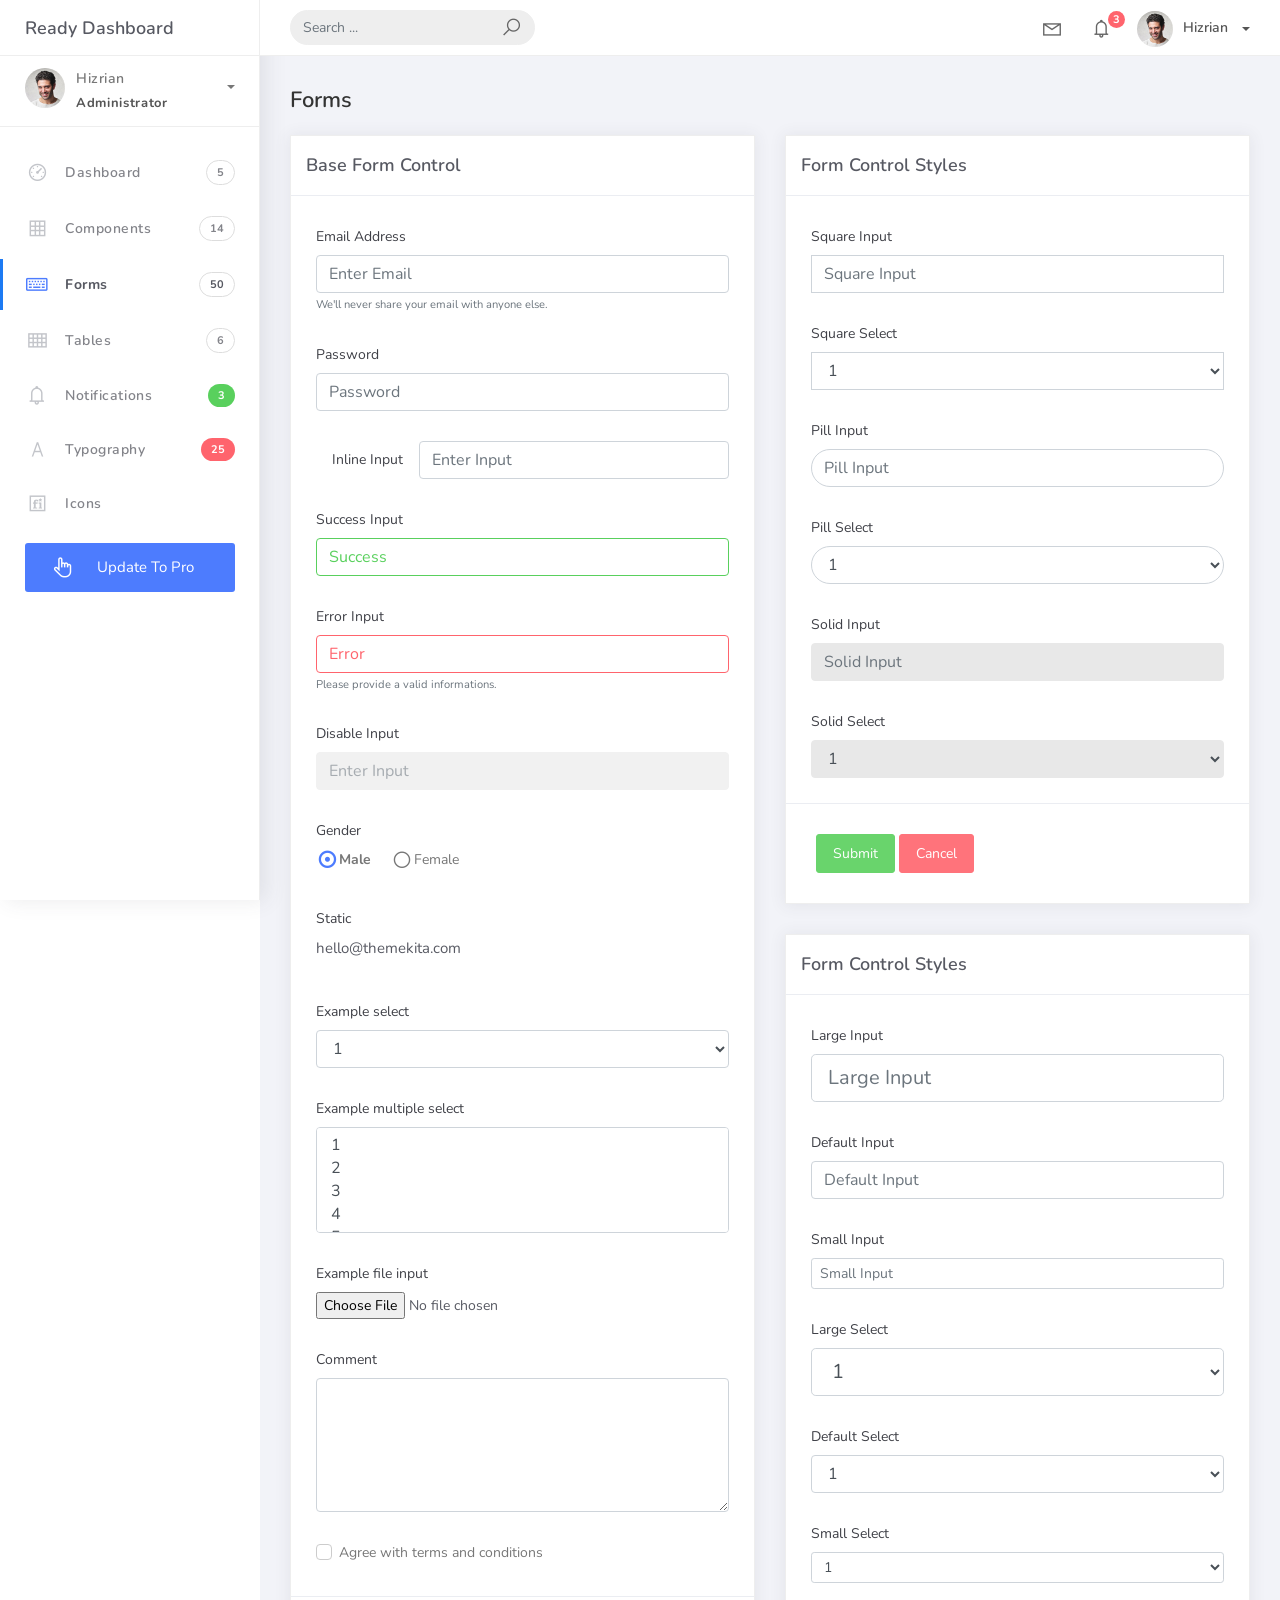
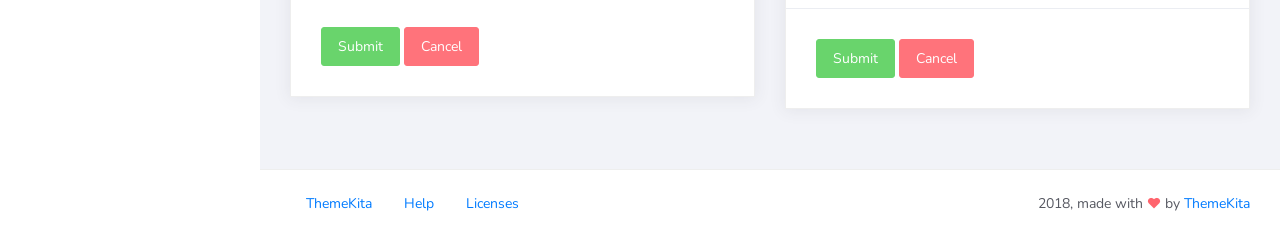
<file: SignalRWebUI/wwwroot/Ready-Bootstrap-Dashboard-master/forms.html>
<!DOCTYPE html>
<html>
<head>
	<meta http-equiv="X-UA-Compatible" content="IE=edge,chrome=1" />
	<title>Forms - Ready Bootstrap Dashboard</title>
	<meta content='width=device-width, initial-scale=1.0, maximum-scale=1.0, user-scalable=0, shrink-to-fit=no' name='viewport' />
	<link rel="stylesheet" href="assets/css/bootstrap.min.css">
	<link rel="stylesheet" href="https://fonts.googleapis.com/css?family=Nunito:200,200i,300,300i,400,400i,600,600i,700,700i,800,800i,900,900i">
	<link rel="stylesheet" href="assets/css/ready.css">
	<link rel="stylesheet" href="assets/css/demo.css">
</head>
<body>
	<div class="wrapper">
		<div class="main-header">
			<div class="logo-header">
				<a href="index.html" class="logo">
					Ready Dashboard
				</a>
				<button class="navbar-toggler sidenav-toggler ml-auto" type="button" data-toggle="collapse" data-target="collapse" aria-controls="sidebar" aria-expanded="false" aria-label="Toggle navigation">
					<span class="navbar-toggler-icon"></span>
				</button>
				<button class="topbar-toggler more"><i class="la la-ellipsis-v"></i></button>
			</div>
			<nav class="navbar navbar-header navbar-expand-lg">
				<div class="container-fluid">
					
					<form class="navbar-left navbar-form nav-search mr-md-3" action="">
						<div class="input-group">
							<input type="text" placeholder="Search ..." class="form-control">
							<div class="input-group-append">
								<span class="input-group-text">
									<i class="la la-search search-icon"></i>
								</span>
							</div>
						</div>
					</form>
					<ul class="navbar-nav topbar-nav ml-md-auto align-items-center">
						<li class="nav-item dropdown hidden-caret">
							<a class="nav-link dropdown-toggle" href="#" id="navbarDropdown" role="button" data-toggle="dropdown" aria-haspopup="true" aria-expanded="false">
								<i class="la la-envelope"></i>
							</a>
							<div class="dropdown-menu" aria-labelledby="navbarDropdown">
								<a class="dropdown-item" href="#">Action</a>
								<a class="dropdown-item" href="#">Another action</a>
								<div class="dropdown-divider"></div>
								<a class="dropdown-item" href="#">Something else here</a>
							</div>
						</li>
						<li class="nav-item dropdown hidden-caret">
							<a class="nav-link dropdown-toggle" href="#" id="navbarDropdown" role="button" data-toggle="dropdown" aria-haspopup="true" aria-expanded="false">
								<i class="la la-bell"></i>
								<span class="notification">3</span>
							</a>
							<ul class="dropdown-menu notif-box" aria-labelledby="navbarDropdown">
								<li>
									<div class="dropdown-title">You have 4 new notification</div>
								</li>
								<li>
									<div class="notif-center">
										<a href="#">
											<div class="notif-icon notif-primary"> <i class="la la-user-plus"></i> </div>
											<div class="notif-content">
												<span class="block">
													New user registered
												</span>
												<span class="time">5 minutes ago</span> 
											</div>
										</a>
										<a href="#">
											<div class="notif-icon notif-success"> <i class="la la-comment"></i> </div>
											<div class="notif-content">
												<span class="block">
													Rahmad commented on Admin
												</span>
												<span class="time">12 minutes ago</span> 
											</div>
										</a>
										<a href="#">
											<div class="notif-img"> 
												<img src="assets/img/profile2.jpg" alt="Img Profile">
											</div>
											<div class="notif-content">
												<span class="block">
													Reza send messages to you
												</span>
												<span class="time">12 minutes ago</span> 
											</div>
										</a>
										<a href="#">
											<div class="notif-icon notif-danger"> <i class="la la-heart"></i> </div>
											<div class="notif-content">
												<span class="block">
													Farrah liked Admin
												</span>
												<span class="time">17 minutes ago</span> 
											</div>
										</a>
									</div>
								</li>
								<li>
									<a class="see-all" href="javascript:void(0);"> <strong>See all notifications</strong> <i class="la la-angle-right"></i> </a>
								</li>
							</ul>
						</li>
						<li class="nav-item dropdown">
							<a class="dropdown-toggle profile-pic" data-toggle="dropdown" href="#" aria-expanded="false"> <img src="assets/img/profile.jpg" alt="user-img" width="36" class="img-circle"><span >Hizrian</span></span> </a>
							<ul class="dropdown-menu dropdown-user">
								<li>
									<div class="user-box">
										<div class="u-img"><img src="assets/img/profile.jpg" alt="user"></div>
										<div class="u-text">
											<h4>Hizrian</h4>
											<p class="text-muted">hello@themekita.com</p><a href="profile.html" class="btn btn-rounded btn-danger btn-sm">View Profile</a></div>
										</div>
									</li>
									<div class="dropdown-divider"></div>
									<a class="dropdown-item" href="#"><i class="ti-user"></i> My Profile</a>
									<a class="dropdown-item" href="#"></i> My Balance</a>
									<a class="dropdown-item" href="#"><i class="ti-email"></i> Inbox</a>
									<div class="dropdown-divider"></div>
									<a class="dropdown-item" href="#"><i class="ti-settings"></i> Account Setting</a>
									<div class="dropdown-divider"></div>
									<a class="dropdown-item" href="#"><i class="fa fa-power-off"></i> Logout</a>
								</ul>
								<!-- /.dropdown-user -->
							</li>
						</ul>
					</div>
				</nav>
			</div>
			<div class="sidebar">
				<div class="scrollbar-inner sidebar-wrapper">
					<div class="user">
						<div class="photo">
							<img src="assets/img/profile.jpg">
						</div>
						<div class="info">
							<a class="" data-toggle="collapse" href="#collapseExample" aria-expanded="true">
								<span>
									Hizrian
									<span class="user-level">Administrator</span>
									<span class="caret"></span>
								</span>
							</a>
							<div class="clearfix"></div>

							<div class="collapse in" id="collapseExample" aria-expanded="true" style="">
								<ul class="nav">
									<li>
										<a href="#profile">
											<span class="link-collapse">My Profile</span>
										</a>
									</li>
									<li>
										<a href="#edit">
											<span class="link-collapse">Edit Profile</span>
										</a>
									</li>
									<li>
										<a href="#settings">
											<span class="link-collapse">Settings</span>
										</a>
									</li>
								</ul>
							</div>
						</div>
					</div>
					<ul class="nav">
						<li class="nav-item">
							<a href="index.html">
								<i class="la la-dashboard"></i>
								<p>Dashboard</p>
								<span class="badge badge-count">5</span>
							</a>
						</li>
						<li class="nav-item">
							<a href="components.html">
								<i class="la la-table"></i>
								<p>Components</p>
								<span class="badge badge-count">14</span>
							</a>
						</li>
						<li class="nav-item active">
							<a href="forms.html">
								<i class="la la-keyboard-o"></i>
								<p>Forms</p>
								<span class="badge badge-count">50</span>
							</a>
						</li>
						<li class="nav-item">
							<a href="tables.html">
								<i class="la la-th"></i>
								<p>Tables</p>
								<span class="badge badge-count">6</span>
							</a>
						</li>
						<li class="nav-item">
							<a href="notifications.html">
								<i class="la la-bell"></i>
								<p>Notifications</p>
								<span class="badge badge-success">3</span>
							</a>
						</li>
						<li class="nav-item">
							<a href="typography.html">
								<i class="la la-font"></i>
								<p>Typography</p>
								<span class="badge badge-danger">25</span>
							</a>
						</li>
						<li class="nav-item">
							<a href="icons.html">
								<i class="la la-fonticons"></i>
								<p>Icons</p>
							</a>
						</li>
						<li class="nav-item update-pro">
							<button  data-toggle="modal" data-target="#modalUpdate">
								<i class="la la-hand-pointer-o"></i>
								<p>Update To Pro</p>
							</button>
						</li>
					</ul>
				</div>
			</div>
			<div class="main-panel">
				<div class="content">
					<div class="container-fluid">
						<h4 class="page-title">Forms</h4>
						<div class="row">
							<div class="col-md-6">
								<div class="card">
									<div class="card-header">
										<div class="card-title">Base Form Control</div>
									</div>
									<div class="card-body">
										<div class="form-group">
											<label for="email">Email Address</label>
											<input type="email" class="form-control" id="email" placeholder="Enter Email">
											<small id="emailHelp" class="form-text text-muted">We'll never share your email with anyone else.</small>
										</div>
										<div class="form-group">
											<label for="password">Password</label>
											<input type="password" class="form-control" id="password" placeholder="Password">
										</div>
										<div class="form-group form-inline">
											<label for="inlineinput" class="col-md-3 col-form-label">Inline Input</label>
											<div class="col-md-9 p-0">
												<input type="text" class="form-control input-full" id="inlineinput" placeholder="Enter Input">
											</div>
										</div>
										<div class="form-group has-success">
											<label for="successInput">Success Input</label>
											<input type="text" id="successInput" value="Success" class="form-control">
										</div>
										<div class="form-group has-error has-feedback">
											<label for="errorInput">Error Input</label>
											<input type="text" id="errorInput" value="Error" class="form-control">
											<small id="emailHelp" class="form-text text-muted">Please provide a valid informations.</small>
										</div>
										<div class="form-group">
											<label for="disableinput">Disable Input</label>
											<input type="text" class="form-control" id="disableinput" placeholder="Enter Input" disabled>
										</div>
										<div class="form-check">
											<label>Gender</label><br/>
											<label class="form-radio-label">
												<input class="form-radio-input" type="radio" name="optionsRadios" value=""  checked="">
												<span class="form-radio-sign">Male</span>
											</label>
											<label class="form-radio-label ml-3">
												<input class="form-radio-input" type="radio" name="optionsRadios" value="">
												<span class="form-radio-sign">Female</span>
											</label>
										</div>
										<div class="form-group">
											<label class="control-label">
												Static
											</label> <!----> <p class="form-control-static">hello@themekita.com</p> <!---->  <!----></div>
											<div class="form-group">
												<label for="exampleFormControlSelect1">Example select</label>
												<select class="form-control" id="exampleFormControlSelect1">
													<option>1</option>
													<option>2</option>
													<option>3</option>
													<option>4</option>
													<option>5</option>
												</select>
											</div>
											<div class="form-group">
												<label for="exampleFormControlSelect2">Example multiple select</label>
												<select multiple class="form-control" id="exampleFormControlSelect2">
													<option>1</option>
													<option>2</option>
													<option>3</option>
													<option>4</option>
													<option>5</option>
												</select>
											</div>
											<div class="form-group">
												<label for="exampleFormControlFile1">Example file input</label>
												<input type="file" class="form-control-file" id="exampleFormControlFile1">
											</div>
											<div class="form-group">
												<label for="comment">Comment</label>
												<textarea class="form-control" id="comment" rows="5">

												</textarea>
											</div>
											<div class="form-check">
												<label class="form-check-label">
													<input class="form-check-input" type="checkbox" value="">
													<span class="form-check-sign">Agree with terms and conditions</span>
												</label>
											</div>
										</div>
										<div class="card-action">
											<button class="btn btn-success">Submit</button>
											<button class="btn btn-danger">Cancel</button>
										</div>
									</div>
								</div>
								<div class="col-md-6">
									<div class="card">
										<div class="card-header">
											<div class="card-title">Form Control Styles</div>
										</div>
										<div class="card-body">
											<div class="form-group">
												<label for="squareInput">Square Input</label>
												<input type="text" class="form-control input-square" id="squareInput" placeholder="Square Input">
											</div>
											<div class="form-group">
												<label for="squareSelect">Square Select</label>
												<select class="form-control input-square" id="squareSelect">
													<option>1</option>
													<option>2</option>
													<option>3</option>
													<option>4</option>
													<option>5</option>
												</select>
											</div>
											<div class="form-group">
												<label for="pillInput">Pill Input</label>
												<input type="text" class="form-control input-pill" id="pillInput" placeholder="Pill Input">
											</div>
											<div class="form-group">
												<label for="pillSelect">Pill Select</label>
												<select class="form-control input-pill" id="pillSelect">
													<option>1</option>
													<option>2</option>
													<option>3</option>
													<option>4</option>
													<option>5</option>
												</select>
											</div>
											<div class="form-group">
												<label for="solidInput">Solid Input</label>
												<input type="text" class="form-control input-solid" id="solidInput" placeholder="Solid Input">
											</div>
											<div class="form-group">
												<label for="solidSelect">Solid Select</label>
												<select class="form-control input-solid" id="solidSelect">
													<option>1</option>
													<option>2</option>
													<option>3</option>
													<option>4</option>
													<option>5</option>
												</select>
											</div>											
										</div>
										<div class="card-action">
											<button class="btn btn-success">Submit</button>
											<button class="btn btn-danger">Cancel</button>
										</div>
									</div>
									<div class="card">
										<div class="card-header">
											<div class="card-title">Form Control Styles</div>
										</div>
										<div class="card-body">
											<div class="form-group">
												<label for="largeInput">Large Input</label>
												<input type="text" class="form-control form-control-lg" id="largeInput" placeholder="Large Input">
											</div>
											<div class="form-group">
												<label for="largeInput">Default Input</label>
												<input type="text" class="form-control form-control" id="defaultInput" placeholder="Default Input">
											</div>
											<div class="form-group">
												<label for="smallInput">Small Input</label>
												<input type="text" class="form-control form-control-sm" id="smallInput" placeholder="Small Input">
											</div>
											<div class="form-group">
												<label for="largeSelect">Large Select</label>
												<select class="form-control form-control-lg" id="largeSelect">
													<option>1</option>
													<option>2</option>
													<option>3</option>
													<option>4</option>
													<option>5</option>
												</select>
											</div>
											<div class="form-group">
												<label for="defaultSelect">Default Select</label>
												<select class="form-control form-control" id="defaultSelect">
													<option>1</option>
													<option>2</option>
													<option>3</option>
													<option>4</option>
													<option>5</option>
												</select>
											</div>
											<div class="form-group">
												<label for="smallSelect">Small Select</label>
												<select class="form-control form-control-sm" id="smallSelect">
													<option>1</option>
													<option>2</option>
													<option>3</option>
													<option>4</option>
													<option>5</option>
												</select>
											</div>
										</div>
										<div class="card-action">
											<button class="btn btn-success">Submit</button>
											<button class="btn btn-danger">Cancel</button>
										</div>
									</div>
								</div>
							</div>
						</div>
					</div>
					<footer class="footer">
						<div class="container-fluid">
							<nav class="pull-left">
								<ul class="nav">
									<li class="nav-item">
										<a class="nav-link" href="http://www.themekita.com">
											ThemeKita
										</a>
									</li>
									<li class="nav-item">
										<a class="nav-link" href="#">
											Help
										</a>
									</li>
									<li class="nav-item">
										<a class="nav-link" href="#">
											Licenses
										</a>
									</li>
								</ul>
							</nav>
							<div class="copyright ml-auto">
								2018, made with <i class="la la-heart heart text-danger"></i> by <a href="http://www.themekita.com">ThemeKita</a>
							</div>				
						</div>
					</footer>
				</div>
			</div>
		</div>
	</div>
	<!-- Modal -->
	<div class="modal fade" id="modalUpdate" tabindex="-1" role="dialog" aria-labelledby="modalUpdatePro" aria-hidden="true">
		<div class="modal-dialog modal-dialog-centered" role="document">
			<div class="modal-content">
				<div class="modal-header bg-primary">
					<h6 class="modal-title"><i class="la la-frown-o"></i> Under Development</h6>
					<button type="button" class="close" data-dismiss="modal" aria-label="Close">
						<span aria-hidden="true">&times;</span>
					</button>
				</div>
				<div class="modal-body text-center">									
					<p>Currently the pro version of the <b>Ready Dashboard</b> Bootstrap is in progress development</p>
					<p>
					<b>We'll let you know when it's done</b></p>
				</div>
				<div class="modal-footer">
					<button type="button" class="btn btn-secondary" data-dismiss="modal">Close</button>
				</div>
			</div>
		</div>
	</div>
</body>
<script src="assets/js/core/jquery.3.2.1.min.js"></script>
<script src="assets/js/plugin/jquery-ui-1.12.1.custom/jquery-ui.min.js"></script>
<script src="assets/js/core/popper.min.js"></script>
<script src="assets/js/core/bootstrap.min.js"></script>
<script src="assets/js/plugin/chartist/chartist.min.js"></script>
<script src="assets/js/plugin/chartist/plugin/chartist-plugin-tooltip.min.js"></script>
<script src="assets/js/plugin/bootstrap-notify/bootstrap-notify.min.js"></script>
<script src="assets/js/plugin/bootstrap-toggle/bootstrap-toggle.min.js"></script>
<script src="assets/js/plugin/jquery-mapael/jquery.mapael.min.js"></script>
<script src="assets/js/plugin/jquery-mapael/maps/world_countries.min.js"></script>
<script src="assets/js/plugin/chart-circle/circles.min.js"></script>
<script src="assets/js/plugin/jquery-scrollbar/jquery.scrollbar.min.js"></script>
<script src="assets/js/ready.min.js"></script>
</html>
</file>
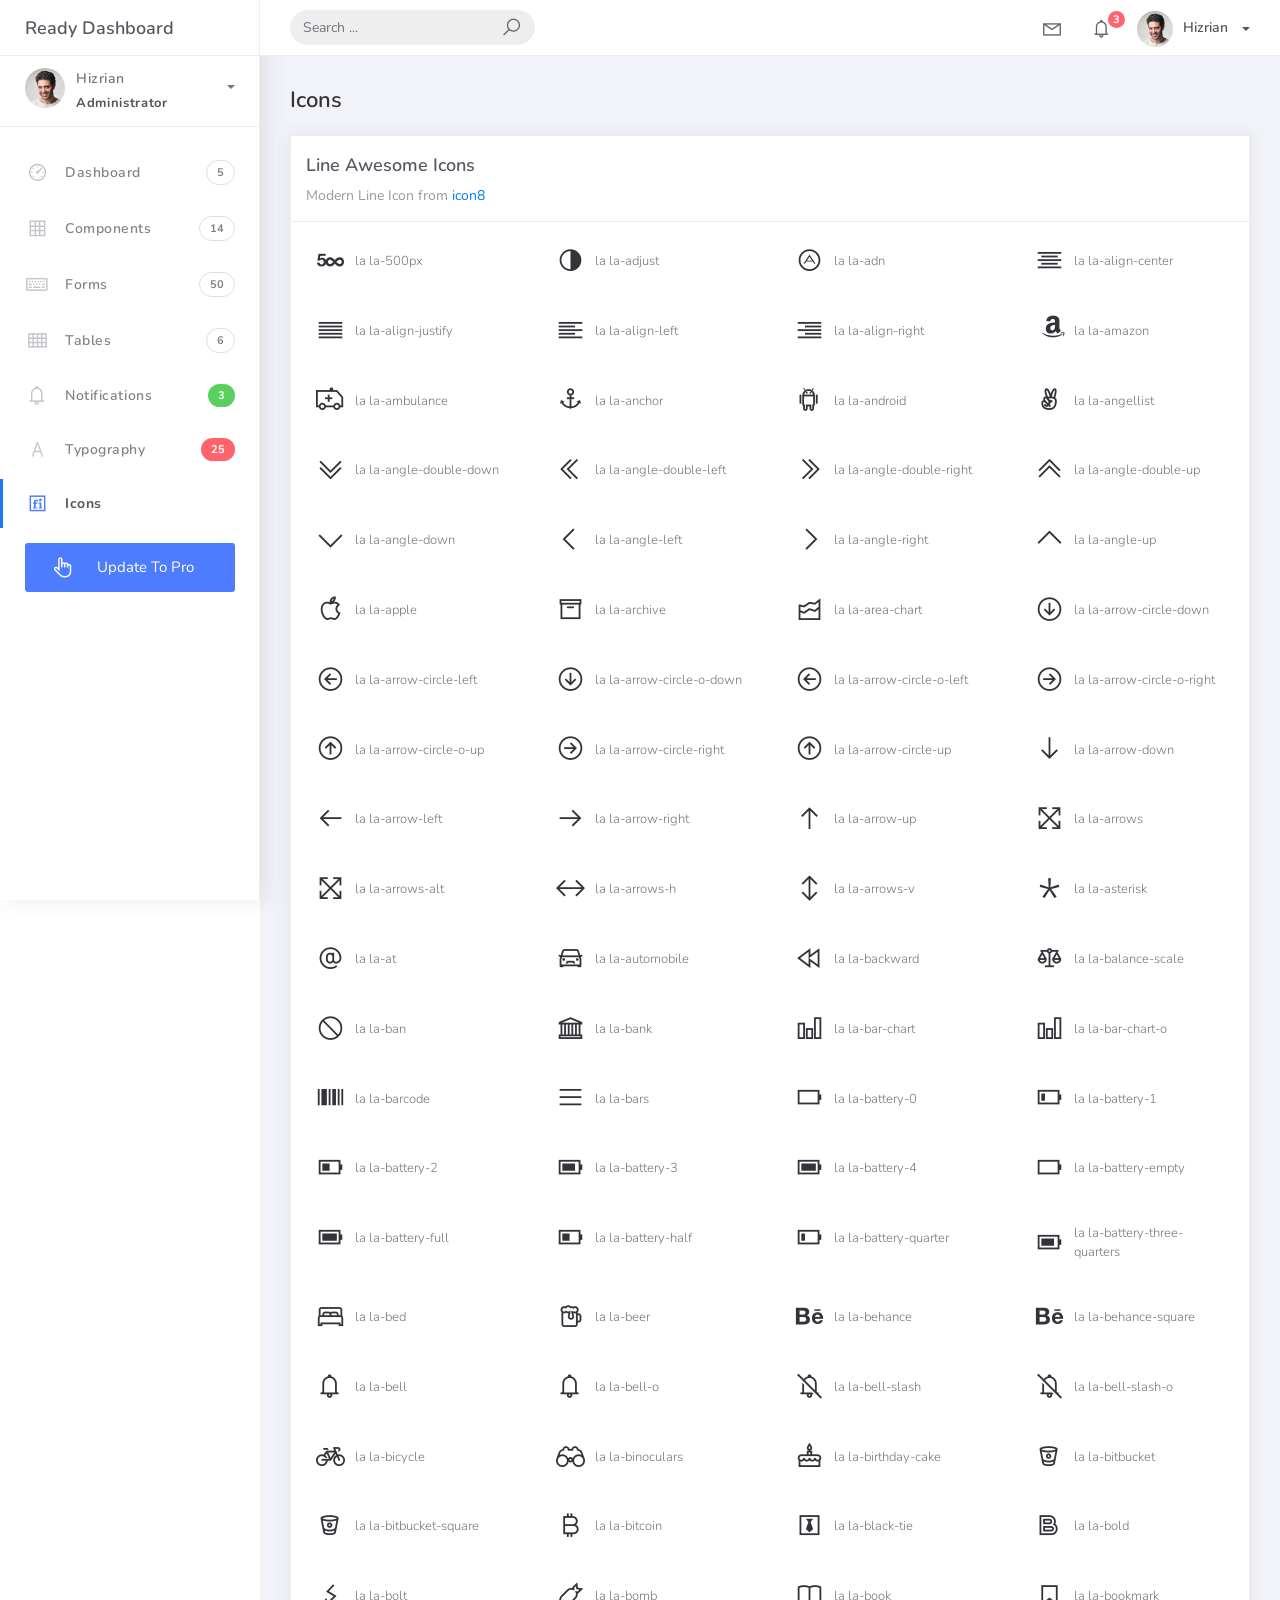
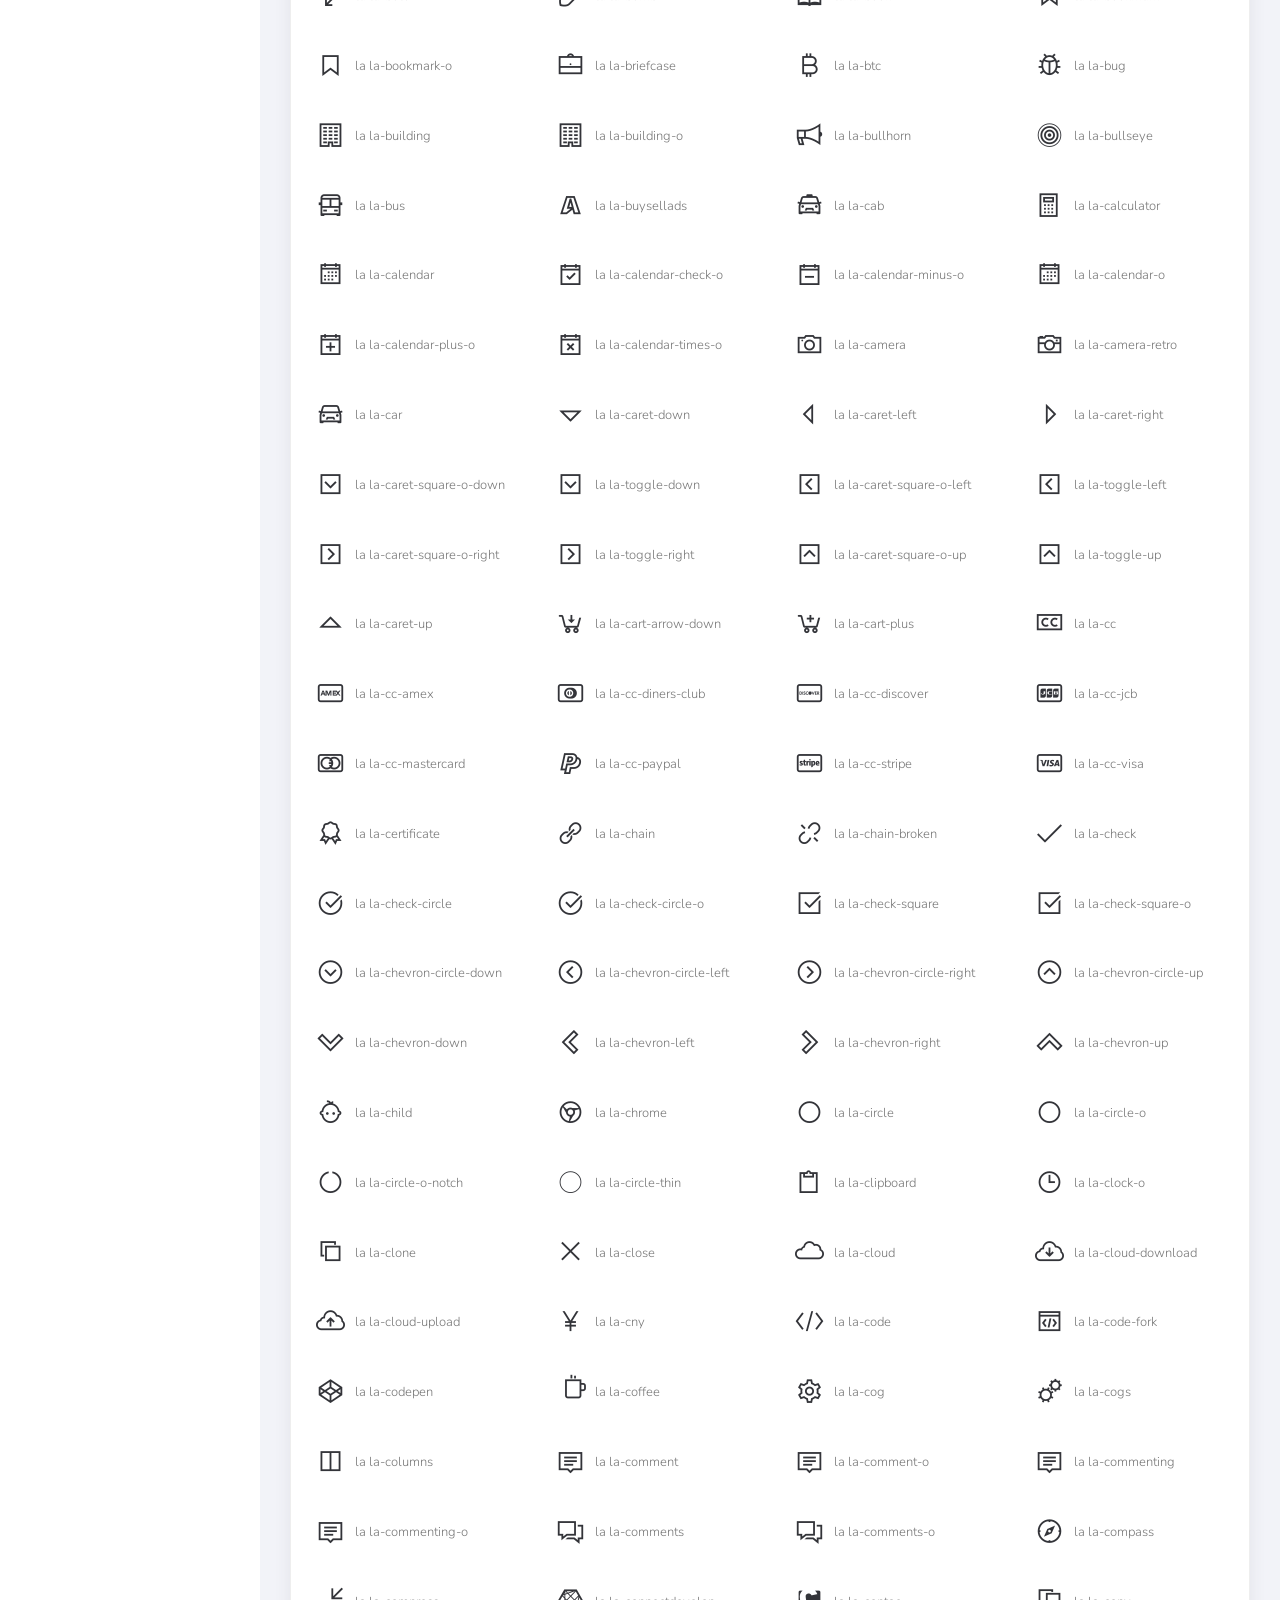
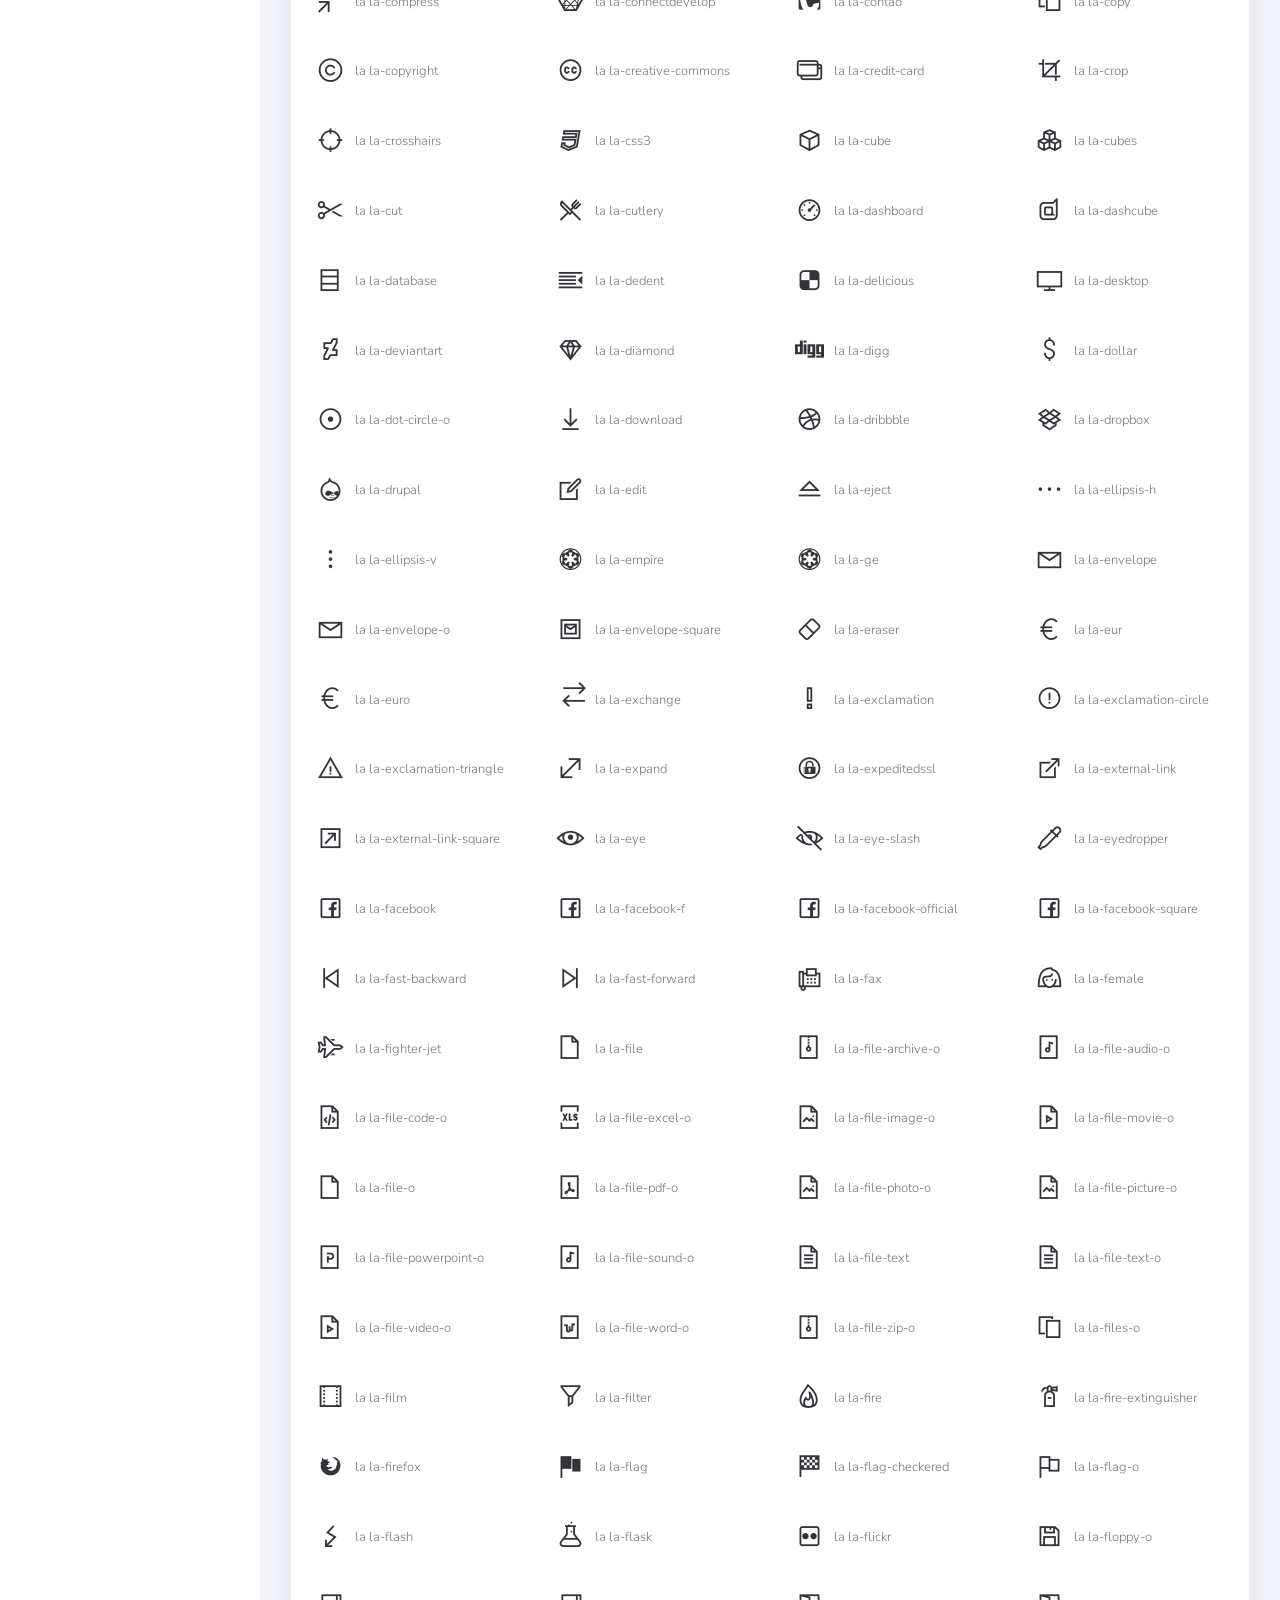
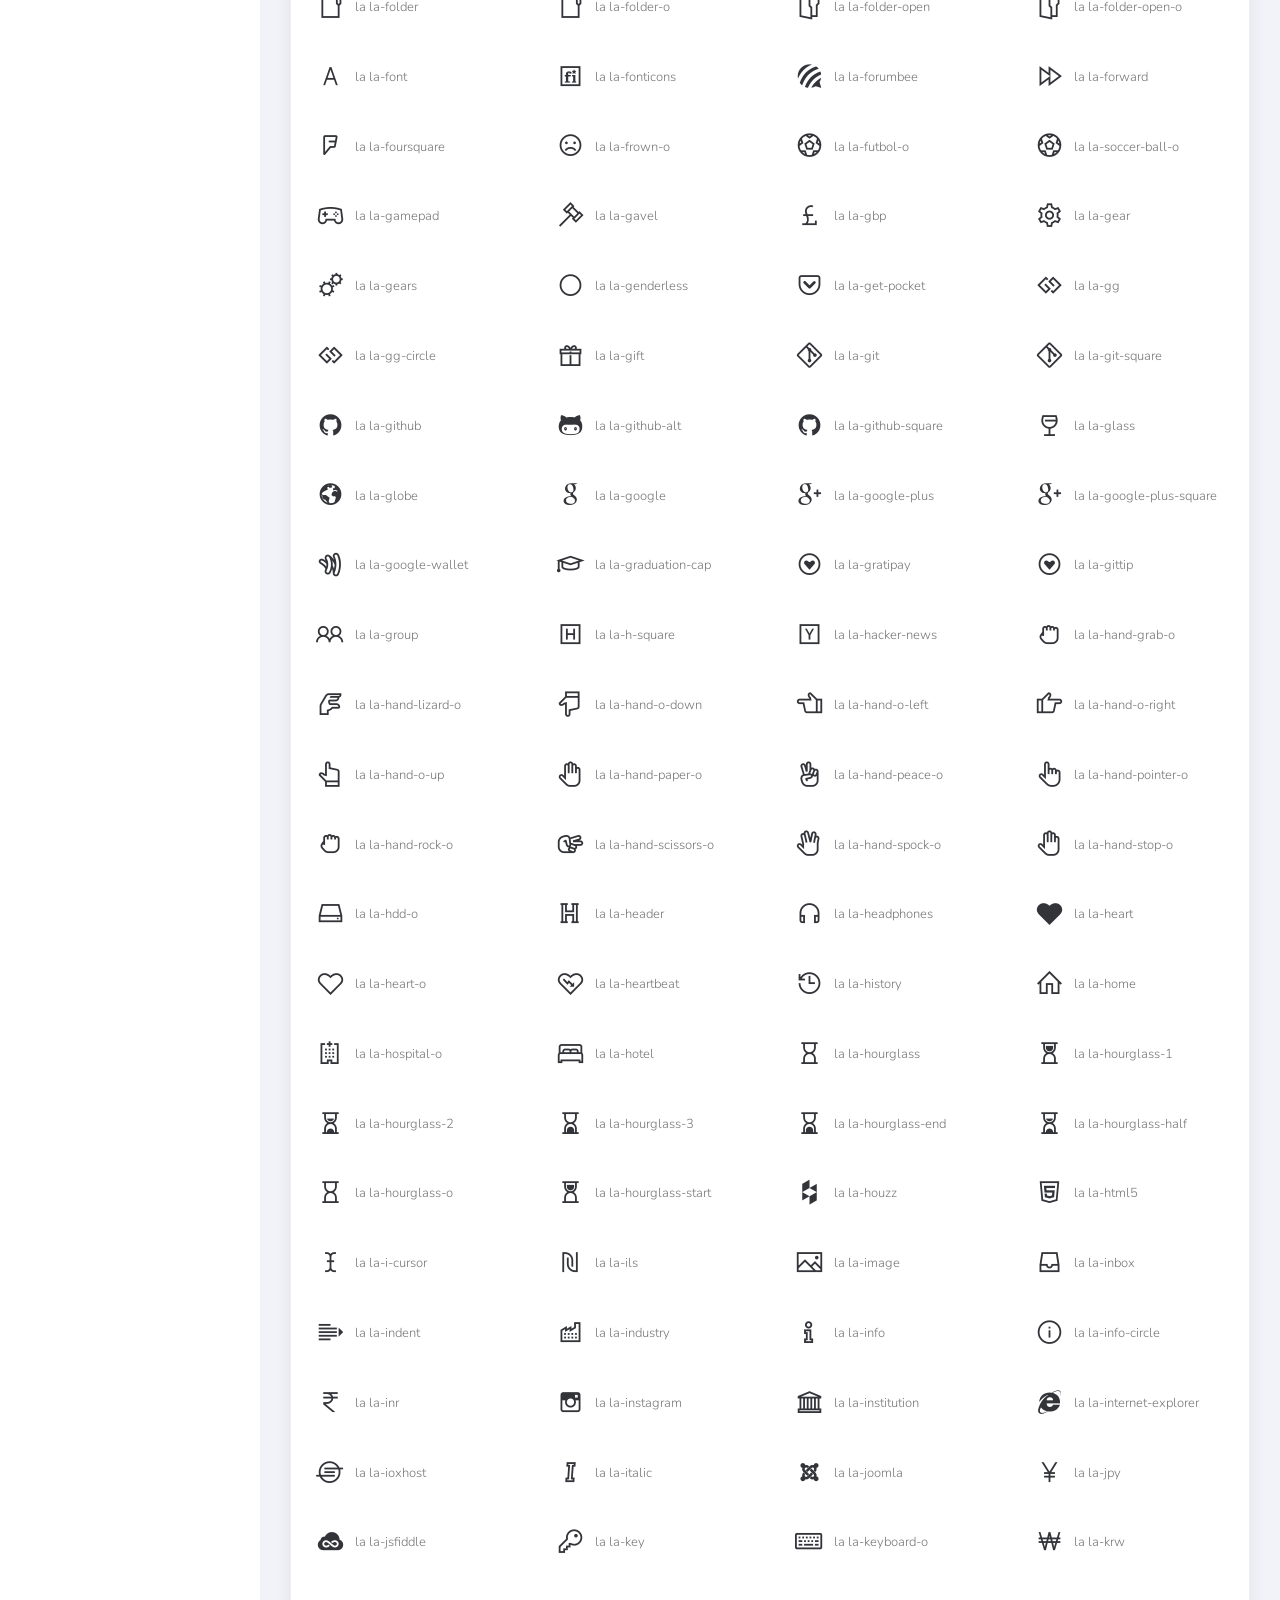
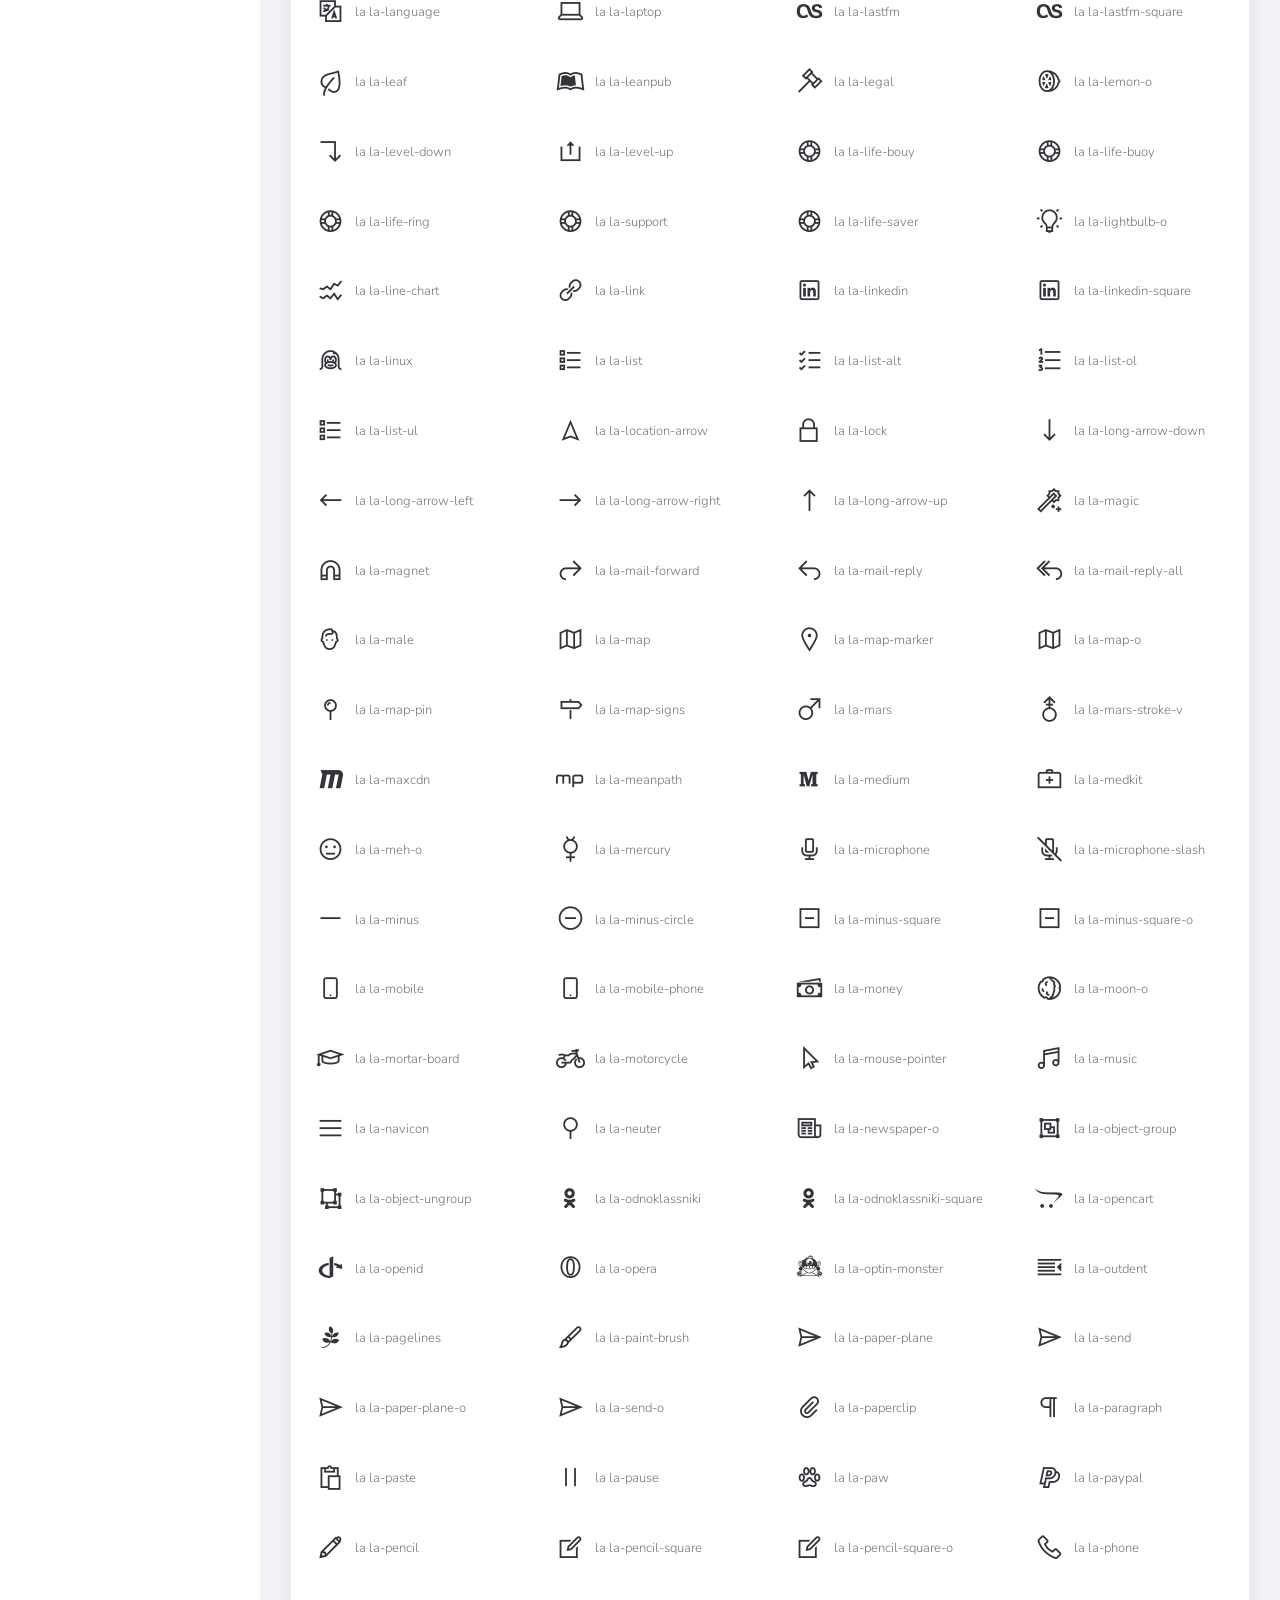
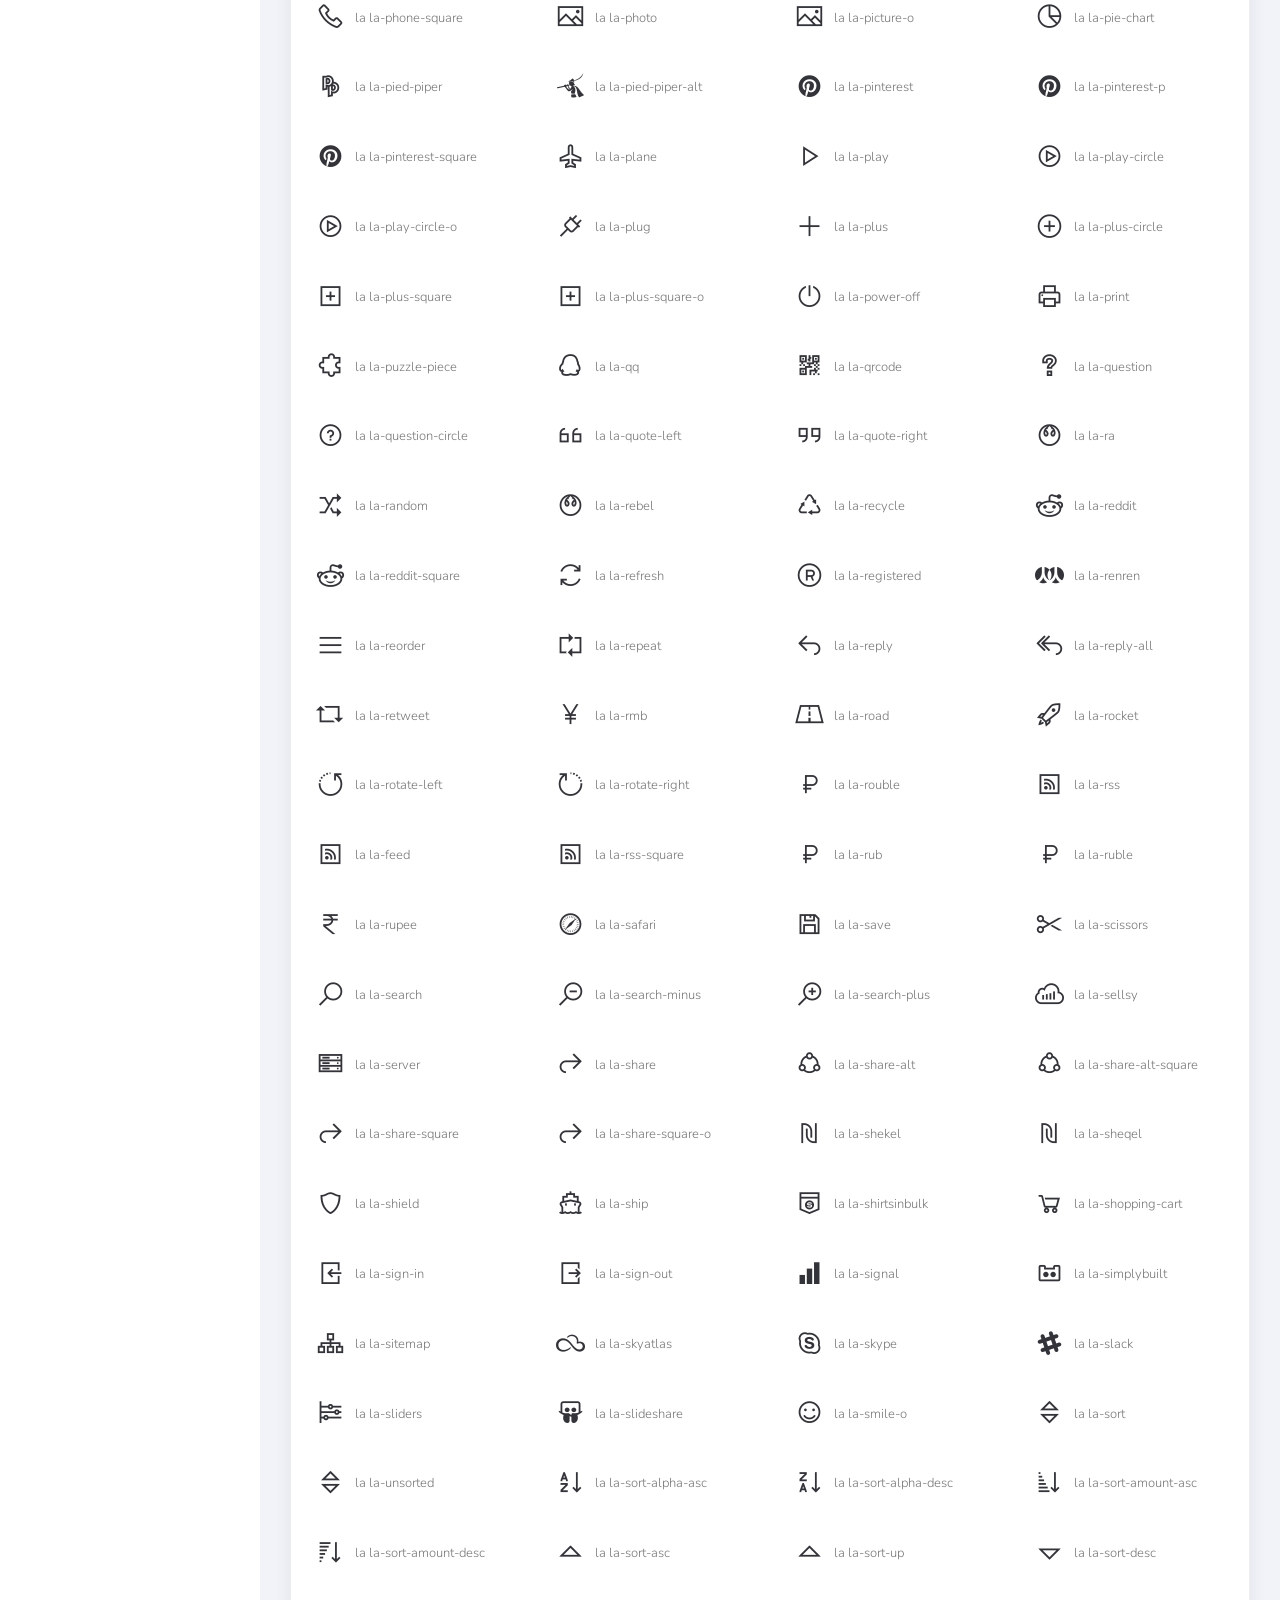
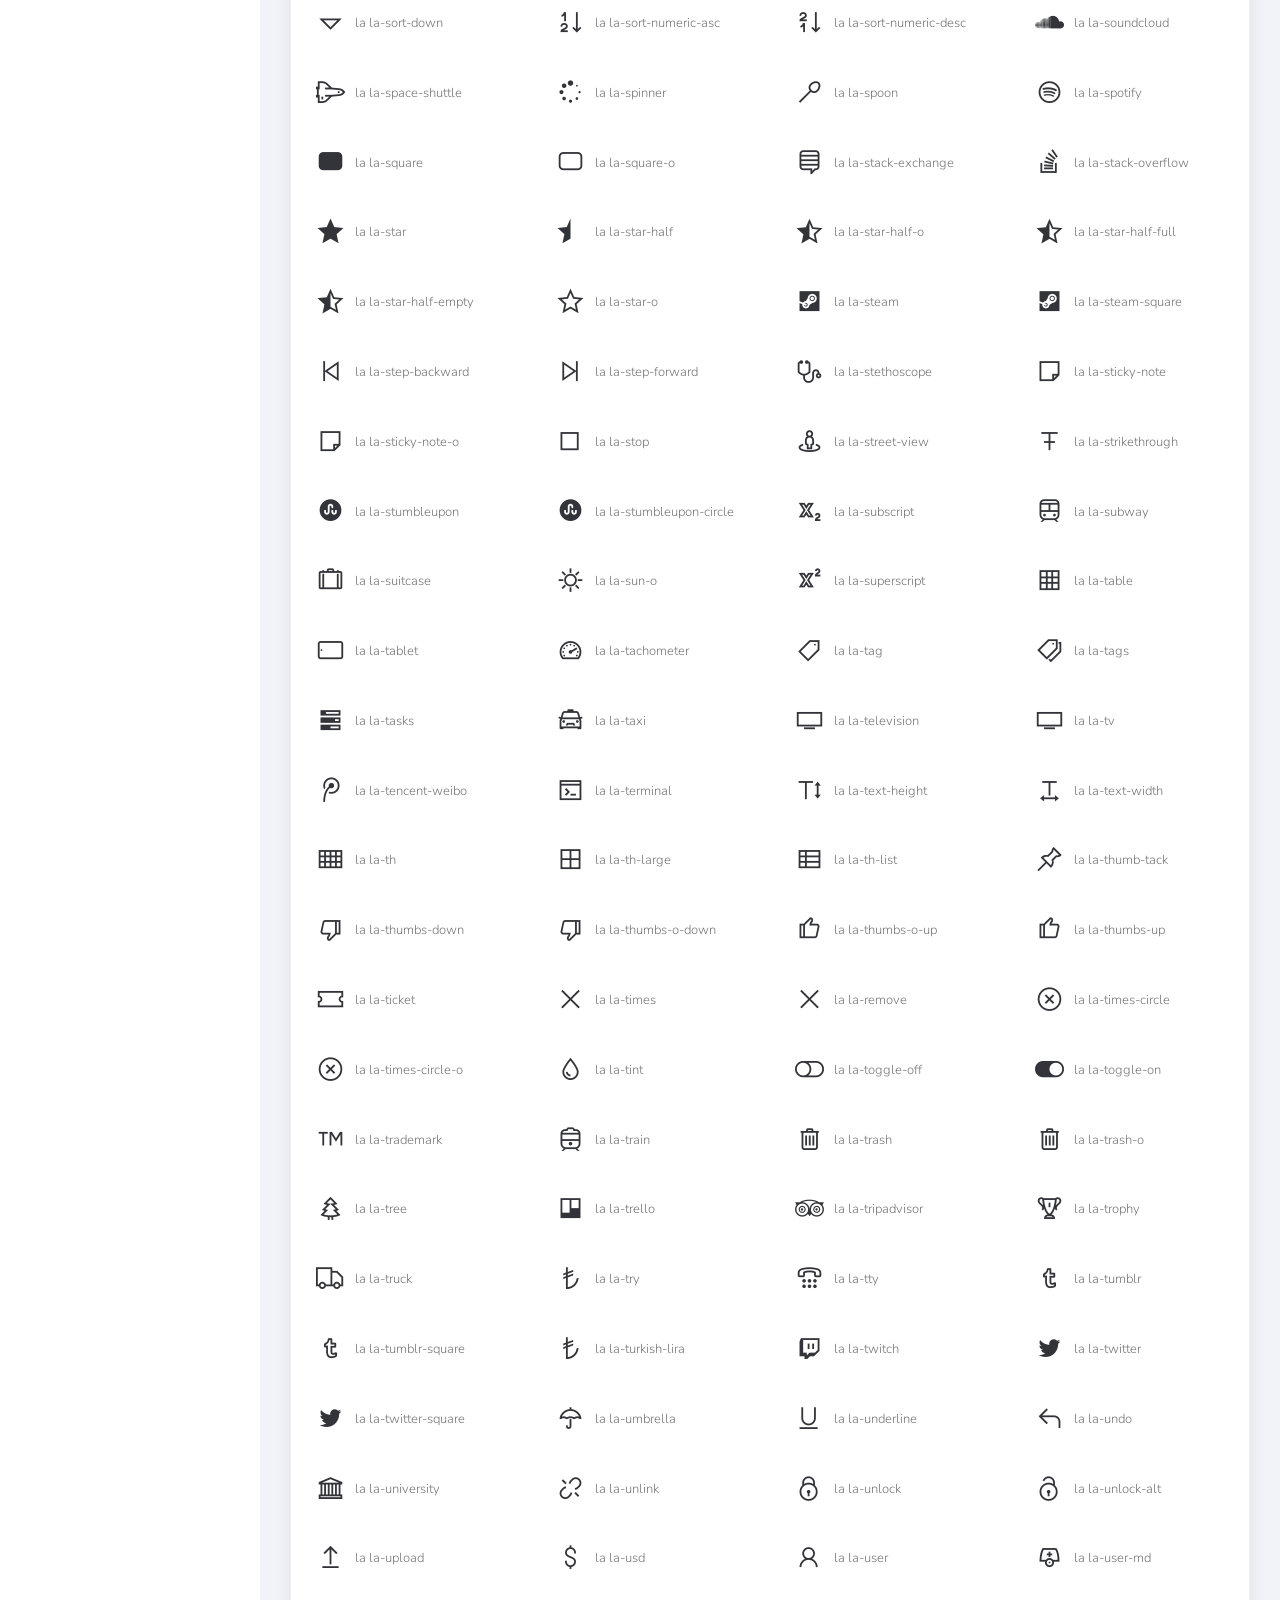
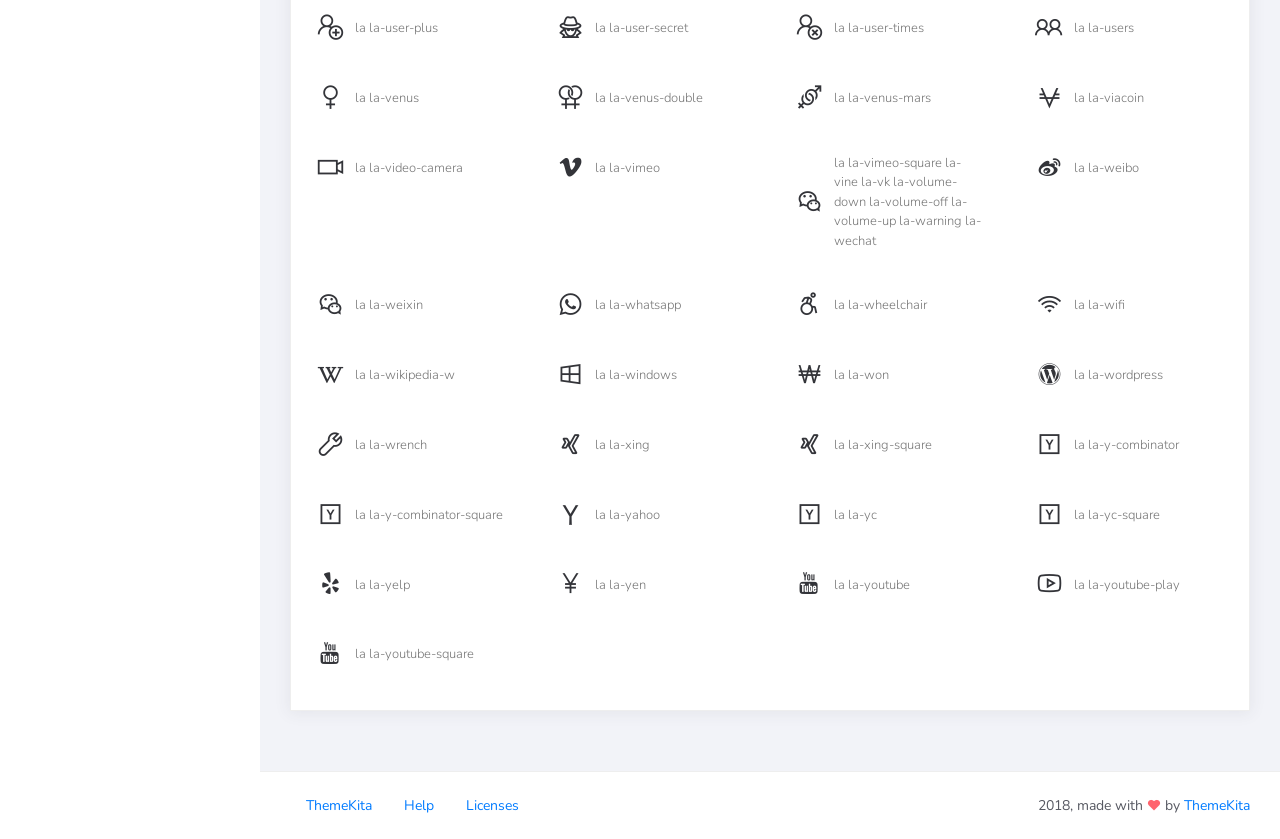
<file: SignalRWebUI/wwwroot/Ready-Bootstrap-Dashboard-master/icons.html>
<!DOCTYPE html>
<html>
<head>
	<meta http-equiv="X-UA-Compatible" content="IE=edge,chrome=1" />
	<title>Icons - Ready Bootstrap Dashboard</title>
	<meta content='width=device-width, initial-scale=1.0, maximum-scale=1.0, user-scalable=0, shrink-to-fit=no' name='viewport' />
	<link rel="stylesheet" href="assets/css/bootstrap.min.css">
	<link rel="stylesheet" href="https://fonts.googleapis.com/css?family=Nunito:200,200i,300,300i,400,400i,600,600i,700,700i,800,800i,900,900i">
	<link rel="stylesheet" href="assets/css/ready.css">
	<link rel="stylesheet" href="assets/css/demo.css">
</head>
<body>
	<div class="wrapper">
		<div class="main-header">
			<div class="logo-header">
				<a href="index.html" class="logo">
					Ready Dashboard
				</a>
				<button class="navbar-toggler sidenav-toggler ml-auto" type="button" data-toggle="collapse" data-target="collapse" aria-controls="sidebar" aria-expanded="false" aria-label="Toggle navigation">
					<span class="navbar-toggler-icon"></span>
				</button>
				<button class="topbar-toggler more"><i class="la la-ellipsis-v"></i></button>
			</div>
			<nav class="navbar navbar-header navbar-expand-lg">
				<div class="container-fluid">
					
					<form class="navbar-left navbar-form nav-search mr-md-3" action="">
						<div class="input-group">
							<input type="text" placeholder="Search ..." class="form-control">
							<div class="input-group-append">
								<span class="input-group-text">
									<i class="la la-search search-icon"></i>
								</span>
							</div>
						</div>
					</form>
					<ul class="navbar-nav topbar-nav ml-md-auto align-items-center">
						<li class="nav-item dropdown hidden-caret">
							<a class="nav-link dropdown-toggle" href="#" id="navbarDropdown" role="button" data-toggle="dropdown" aria-haspopup="true" aria-expanded="false">
								<i class="la la-envelope"></i>
							</a>
							<div class="dropdown-menu" aria-labelledby="navbarDropdown">
								<a class="dropdown-item" href="#">Action</a>
								<a class="dropdown-item" href="#">Another action</a>
								<div class="dropdown-divider"></div>
								<a class="dropdown-item" href="#">Something else here</a>
							</div>
						</li>
						<li class="nav-item dropdown hidden-caret">
							<a class="nav-link dropdown-toggle" href="#" id="navbarDropdown" role="button" data-toggle="dropdown" aria-haspopup="true" aria-expanded="false">
								<i class="la la-bell"></i>
								<span class="notification">3</span>
							</a>
							<ul class="dropdown-menu notif-box" aria-labelledby="navbarDropdown">
								<li>
									<div class="dropdown-title">You have 4 new notification</div>
								</li>
								<li>
									<div class="notif-center">
										<a href="#">
											<div class="notif-icon notif-primary"> <i class="la la-user-plus"></i> </div>
											<div class="notif-content">
												<span class="block">
													New user registered
												</span>
												<span class="time">5 minutes ago</span> 
											</div>
										</a>
										<a href="#">
											<div class="notif-icon notif-success"> <i class="la la-comment"></i> </div>
											<div class="notif-content">
												<span class="block">
													Rahmad commented on Admin
												</span>
												<span class="time">12 minutes ago</span> 
											</div>
										</a>
										<a href="#">
											<div class="notif-img"> 
												<img src="assets/img/profile2.jpg" alt="Img Profile">
											</div>
											<div class="notif-content">
												<span class="block">
													Reza send messages to you
												</span>
												<span class="time">12 minutes ago</span> 
											</div>
										</a>
										<a href="#">
											<div class="notif-icon notif-danger"> <i class="la la-heart"></i> </div>
											<div class="notif-content">
												<span class="block">
													Farrah liked Admin
												</span>
												<span class="time">17 minutes ago</span> 
											</div>
										</a>
									</div>
								</li>
								<li>
									<a class="see-all" href="javascript:void(0);"> <strong>See all notifications</strong> <i class="la la-angle-right"></i> </a>
								</li>
							</ul>
						</li>
						<li class="nav-item dropdown">
							<a class="dropdown-toggle profile-pic" data-toggle="dropdown" href="#" aria-expanded="false"> <img src="assets/img/profile.jpg" alt="user-img" width="36" class="img-circle"><span >Hizrian</span></span> </a>
							<ul class="dropdown-menu dropdown-user">
								<li>
									<div class="user-box">
										<div class="u-img"><img src="assets/img/profile.jpg" alt="user"></div>
										<div class="u-text">
											<h4>Hizrian</h4>
											<p class="text-muted">hello@themekita.com</p><a href="profile.html" class="btn btn-rounded btn-danger btn-sm">View Profile</a></div>
										</div>
									</li>
									<div class="dropdown-divider"></div>
									<a class="dropdown-item" href="#"><i class="ti-user"></i> My Profile</a>
									<a class="dropdown-item" href="#"></i> My Balance</a>
									<a class="dropdown-item" href="#"><i class="ti-email"></i> Inbox</a>
									<div class="dropdown-divider"></div>
									<a class="dropdown-item" href="#"><i class="ti-settings"></i> Account Setting</a>
									<div class="dropdown-divider"></div>
									<a class="dropdown-item" href="#"><i class="fa fa-power-off"></i> Logout</a>
								</ul>
								<!-- /.dropdown-user -->
							</li>
						</ul>
					</div>
				</nav>
			</div>
			<div class="sidebar">
				<div class="scrollbar-inner sidebar-wrapper">
					<div class="user">
						<div class="photo">
							<img src="assets/img/profile.jpg">
						</div>
						<div class="info">
							<a class="" data-toggle="collapse" href="#collapseExample" aria-expanded="true">
								<span>
									Hizrian
									<span class="user-level">Administrator</span>
									<span class="caret"></span>
								</span>
							</a>
							<div class="clearfix"></div>

							<div class="collapse in" id="collapseExample" aria-expanded="true" style="">
								<ul class="nav">
									<li>
										<a href="#profile">
											<span class="link-collapse">My Profile</span>
										</a>
									</li>
									<li>
										<a href="#edit">
											<span class="link-collapse">Edit Profile</span>
										</a>
									</li>
									<li>
										<a href="#settings">
											<span class="link-collapse">Settings</span>
										</a>
									</li>
								</ul>
							</div>
						</div>
					</div>
					<ul class="nav">
						<li class="nav-item">
							<a href="index.html">
								<i class="la la-dashboard"></i>
								<p>Dashboard</p>
								<span class="badge badge-count">5</span>
							</a>
						</li>
						<li class="nav-item">
							<a href="components.html">
								<i class="la la-table"></i>
								<p>Components</p>
								<span class="badge badge-count">14</span>
							</a>
						</li>
						<li class="nav-item">
							<a href="forms.html">
								<i class="la la-keyboard-o"></i>
								<p>Forms</p>
								<span class="badge badge-count">50</span>
							</a>
						</li>
						<li class="nav-item">
							<a href="tables.html">
								<i class="la la-th"></i>
								<p>Tables</p>
								<span class="badge badge-count">6</span>
							</a>
						</li>
						<li class="nav-item">
							<a href="notifications.html">
								<i class="la la-bell"></i>
								<p>Notifications</p>
								<span class="badge badge-success">3</span>
							</a>
						</li>
						<li class="nav-item">
							<a href="typography.html">
								<i class="la la-font"></i>
								<p>Typography</p>
								<span class="badge badge-danger">25</span>
							</a>
						</li>
						<li class="nav-item active">
							<a href="icons.html">
								<i class="la la-fonticons"></i>
								<p>Icons</p>
							</a>
						</li>
						<li class="nav-item update-pro">
							<button  data-toggle="modal" data-target="#modalUpdate">
								<i class="la la-hand-pointer-o"></i>
								<p>Update To Pro</p>
							</button>
						</li>
					</ul>
				</div>
			</div>
			<div class="main-panel">
				<div class="content">
					<div class="container-fluid">
						<h4 class="page-title">Icons</h4>
						<div class="row">
							<div class="col-md-12">
								<div class="card">
									<div class="card-header">
										<div class="card-title">Line Awesome Icons</div>
										<div class="card-category">Modern Line Icon from <a class="link" href="https://icons8.com/line-awesome">icon8</a></div>
									</div>
									<div class="card-body">
										<div id="row-demo-icon" class="row">
										</div>
									</div>
								</div>
							</div>
						</div>
					</div>
				</div>
				<footer class="footer">
					<div class="container-fluid">
						<nav class="pull-left">
							<ul class="nav">
								<li class="nav-item">
									<a class="nav-link" href="http://www.themekita.com">
										ThemeKita
									</a>
								</li>
								<li class="nav-item">
									<a class="nav-link" href="#">
										Help
									</a>
								</li>
								<li class="nav-item">
									<a class="nav-link" href="https://themewagon.com/license/#free-item">
										Licenses
									</a>
								</li>
							</ul>
						</nav>
						<div class="copyright ml-auto">
							2018, made with <i class="la la-heart heart text-danger"></i> by <a href="http://www.themekita.com">ThemeKita</a>
						</div>				
					</div>
				</footer>
			</div>
		</div>
	</div>
	<!-- Modal -->
	<div class="modal fade" id="modalUpdate" tabindex="-1" role="dialog" aria-labelledby="modalUpdatePro" aria-hidden="true">
		<div class="modal-dialog modal-dialog-centered" role="document">
			<div class="modal-content">
				<div class="modal-header bg-primary">
					<h6 class="modal-title"><i class="la la-frown-o"></i> Under Development</h6>
					<button type="button" class="close" data-dismiss="modal" aria-label="Close">
						<span aria-hidden="true">&times;</span>
					</button>
				</div>
				<div class="modal-body text-center">									
					<p>Currently the pro version of the <b>Ready Dashboard</b> Bootstrap is in progress development</p>
					<p>
					<b>We'll let you know when it's done</b></p>
				</div>
				<div class="modal-footer">
					<button type="button" class="btn btn-secondary" data-dismiss="modal">Close</button>
				</div>
			</div>
		</div>
	</div>
</body>
<script src="assets/js/core/jquery.3.2.1.min.js"></script>
<script src="assets/js/plugin/jquery-ui-1.12.1.custom/jquery-ui.min.js"></script>
<script src="assets/js/core/popper.min.js"></script>
<script src="assets/js/core/bootstrap.min.js"></script>
<script src="assets/js/plugin/chartist/chartist.min.js"></script>
<script src="assets/js/plugin/chartist/plugin/chartist-plugin-tooltip.min.js"></script>
<script src="assets/js/plugin/bootstrap-notify/bootstrap-notify.min.js"></script>
<script src="assets/js/plugin/bootstrap-toggle/bootstrap-toggle.min.js"></script>
<script src="assets/js/plugin/jquery-mapael/jquery.mapael.min.js"></script>
<script src="assets/js/plugin/jquery-mapael/maps/world_countries.min.js"></script>
<script src="assets/js/plugin/chart-circle/circles.min.js"></script>
<script src="assets/js/plugin/jquery-scrollbar/jquery.scrollbar.min.js"></script>
<script src="assets/js/ready.min.js"></script>
<script type="text/javascript">
	var iconClass = ['la-500px', 'la-adjust', 'la-adn', 'la-align-center', 'la-align-justify',
	'la-align-left', 'la-align-right', 'la-amazon', 'la-ambulance', 'la-anchor', 'la-android', 'la-angellist', 'la-angle-double-down', 'la-angle-double-left', 'la-angle-double-right', 'la-angle-double-up', 'la-angle-down', 'la-angle-left', 'la-angle-right', 'la-angle-up', 'la-apple', 'la-archive', 'la-area-chart', ' la-arrow-circle-down', 'la-arrow-circle-left', 'la-arrow-circle-o-down', 'la-arrow-circle-o-left', 'la-arrow-circle-o-right', 'la-arrow-circle-o-up', 'la-arrow-circle-right', 'la-arrow-circle-up', 'la-arrow-down', 'la-arrow-left', 'la-arrow-right', 'la-arrow-up', 'la-arrows', 'la-arrows-alt', 'la-arrows-h', 'la-arrows-v', 'la-asterisk', 'la-at', 'la-automobile', 'la-backward', 'la-balance-scale', 'la-ban', 'la-bank', 'la-bar-chart', 'la-bar-chart-o', 'la-barcode', 'la-bars', 'la-battery-0', 'la-battery-1', 'la-battery-2', 'la-battery-3', 'la-battery-4', 'la-battery-empty', 'la-battery-full', 'la-battery-half', 'la-battery-quarter', 'la-battery-three-quarters', 'la-bed', 'la-beer', 'la-behance', 'la-behance-square', 'la-bell', 'la-bell-o', 'la-bell-slash', 'la-bell-slash-o', 'la-bicycle', 'la-binoculars', 'la-birthday-cake', 'la-bitbucket', 'la-bitbucket-square', 'la-bitcoin', 'la-black-tie', 'la-bold', 'la-bolt', 'la-bomb', 'la-book', 'la-bookmark', 'la-bookmark-o', 'la-briefcase', 'la-btc', 'la-bug', 'la-building', 'la-building-o', 'la-bullhorn', 'la-bullseye', 'la-bus', 'la-buysellads', 'la-cab', 'la-calculator', 'la-calendar', 'la-calendar-check-o', 'la-calendar-minus-o', 'la-calendar-o', 'la-calendar-plus-o', 'la-calendar-times-o', 'la-camera', 'la-camera-retro', 'la-car', 'la-caret-down', 'la-caret-left', 'la-caret-right', 'la-caret-square-o-down', 'la-toggle-down', 'la-caret-square-o-left', 'la-toggle-left', 'la-caret-square-o-right', 'la-toggle-right', 'la-caret-square-o-up', 'la-toggle-up', 'la-caret-up', 'la-cart-arrow-down', 'la-cart-plus', 'la-cc', 'la-cc-amex', 'la-cc-diners-club', 'la-cc-discover', 'la-cc-jcb', 'la-cc-mastercard', 'la-cc-paypal', 'la-cc-stripe', 'la-cc-visa', 'la-certificate', 'la-chain', 'la-chain-broken', 'la-check', 'la-check-circle', 'la-check-circle-o', 'la-check-square', 'la-check-square-o', 'la-chevron-circle-down', 'la-chevron-circle-left', 'la-chevron-circle-right', 'la-chevron-circle-up', 'la-chevron-down', 'la-chevron-left', 'la-chevron-right', 'la-chevron-up', 'la-child', 'la-chrome', 'la-circle', 'la-circle-o', 'la-circle-o-notch', 'la-circle-thin', 'la-clipboard', 'la-clock-o', 'la-clone', 'la-close', 'la-cloud', 'la-cloud-download', 'la-cloud-upload', 'la-cny', 'la-code', 'la-code-fork', 'la-codepen', 'la-coffee', 'la-cog', 'la-cogs', 'la-columns', 'la-comment', 'la-comment-o', 'la-commenting', 'la-commenting-o', 'la-comments', 'la-comments-o', 'la-compass', 'la-compress', 'la-connectdevelop', 'la-contao', 'la-copy', 'la-copyright', 'la-creative-commons', 'la-credit-card', 'la-crop', 'la-crosshairs', 'la-css3', 'la-cube', 'la-cubes', 'la-cut', 'la-cutlery', 'la-dashboard', 'la-dashcube', 'la-database', 'la-dedent', 'la-delicious', 'la-desktop', 'la-deviantart', 'la-diamond', 'la-digg', 'la-dollar', 'la-dot-circle-o', 'la-download', 'la-dribbble', 'la-dropbox', 'la-drupal', 'la-edit', 'la-eject', 'la-ellipsis-h', 'la-ellipsis-v', 'la-empire', 'la-ge', 'la-envelope', 'la-envelope-o', 'la-envelope-square', 'la-eraser', 'la-eur', 'la-euro', 'la-exchange', 'la-exclamation', 'la-exclamation-circle', 'la-exclamation-triangle', 'la-expand', 'la-expeditedssl', 'la-external-link', 'la-external-link-square', 'la-eye', 'la-eye-slash', 'la-eyedropper', 'la-facebook', 'la-facebook-f', 'la-facebook-official', 'la-facebook-square', 'la-fast-backward', 'la-fast-forward', 'la-fax', 'la-female', 'la-fighter-jet', 'la-file', 'la-file-archive-o', 'la-file-audio-o', 'la-file-code-o', 'la-file-excel-o', 'la-file-image-o', 'la-file-movie-o', 'la-file-o', 'la-file-pdf-o', 'la-file-photo-o', 'la-file-picture-o', 'la-file-powerpoint-o', 'la-file-sound-o', 'la-file-text', 'la-file-text-o', 'la-file-video-o', 'la-file-word-o', 'la-file-zip-o', 'la-files-o', 'la-film', 'la-filter', 'la-fire', 'la-fire-extinguisher', 'la-firefox', 'la-flag', 'la-flag-checkered', 'la-flag-o', 'la-flash', 'la-flask', 'la-flickr', 'la-floppy-o', 'la-folder', 'la-folder-o', 'la-folder-open', 'la-folder-open-o', 'la-font', 'la-fonticons', 'la-forumbee', 'la-forward', 'la-foursquare', 'la-frown-o', 'la-futbol-o', 'la-soccer-ball-o', 'la-gamepad', 'la-gavel', 'la-gbp', 'la-gear', 'la-gears', 'la-genderless', 'la-get-pocket', 'la-gg', 'la-gg-circle', 'la-gift', 'la-git', 'la-git-square', 'la-github', 'la-github-alt', 'la-github-square', 'la-glass', 'la-globe', 'la-google', 'la-google-plus', 'la-google-plus-square', 'la-google-wallet', 'la-graduation-cap', 'la-gratipay', 'la-gittip', 'la-group', 'la-h-square', 'la-hacker-news', 'la-hand-grab-o', 'la-hand-lizard-o', 'la-hand-o-down', 'la-hand-o-left', 'la-hand-o-right', 'la-hand-o-up', 'la-hand-paper-o', 'la-hand-peace-o', 'la-hand-pointer-o', 'la-hand-rock-o', 'la-hand-scissors-o', 'la-hand-spock-o', 'la-hand-stop-o', 'la-hdd-o', 'la-header', 'la-headphones', 'la-heart', 'la-heart-o', 'la-heartbeat', 'la-history', 'la-home', 'la-hospital-o', 'la-hotel', 'la-hourglass', 'la-hourglass-1', 'la-hourglass-2', 'la-hourglass-3', 'la-hourglass-end', 'la-hourglass-half', 'la-hourglass-o', 'la-hourglass-start', 'la-houzz', 'la-html5', 'la-i-cursor', 'la-ils', 'la-image', 'la-inbox', 'la-indent', 'la-industry', 'la-info', 'la-info-circle', 'la-inr', 'la-instagram', 'la-institution', 'la-internet-explorer', 'la-ioxhost', 'la-italic', 'la-joomla', 'la-jpy', 'la-jsfiddle', 'la-key', 'la-keyboard-o', 'la-krw', 'la-language', 'la-laptop', 'la-lastfm', 'la-lastfm-square', 'la-leaf', 'la-leanpub', 'la-legal', 'la-lemon-o', 'la-level-down', 'la-level-up', 'la-life-bouy', 'la-life-buoy', 'la-life-ring', 'la-support', 'la-life-saver', 'la-lightbulb-o', 'la-line-chart', 'la-link', 'la-linkedin', 'la-linkedin-square', 'la-linux', 'la-list', 'la-list-alt', 'la-list-ol', 'la-list-ul', 'la-location-arrow', 'la-lock', 'la-long-arrow-down', 'la-long-arrow-left', 'la-long-arrow-right', 'la-long-arrow-up', 'la-magic', 'la-magnet', 'la-mail-forward', 'la-mail-reply', 'la-mail-reply-all', 'la-male', 'la-map', 'la-map-marker', 'la-map-o', 'la-map-pin', 'la-map-signs', 'la-mars', 'la-mars-stroke-v', 'la-maxcdn', 'la-meanpath', 'la-medium', 'la-medkit', 'la-meh-o', 'la-mercury', 'la-microphone', 'la-microphone-slash', 'la-minus', 'la-minus-circle', 'la-minus-square', 'la-minus-square-o', 'la-mobile', 'la-mobile-phone', 'la-money', 'la-moon-o', 'la-mortar-board', 'la-motorcycle', 'la-mouse-pointer', 'la-music', 'la-navicon', 'la-neuter', 'la-newspaper-o', 'la-object-group', 'la-object-ungroup', 'la-odnoklassniki', 'la-odnoklassniki-square', 'la-opencart', 'la-openid', 'la-opera', 'la-optin-monster', 'la-outdent', 'la-pagelines', 'la-paint-brush', 'la-paper-plane', 'la-send', 'la-paper-plane-o', 'la-send-o', 'la-paperclip', 'la-paragraph', 'la-paste', 'la-pause', 'la-paw', 'la-paypal', 'la-pencil', 'la-pencil-square', 'la-pencil-square-o', 'la-phone', 'la-phone-square', 'la-photo', 'la-picture-o', 'la-pie-chart', 'la-pied-piper', 'la-pied-piper-alt', 'la-pinterest', 'la-pinterest-p', 'la-pinterest-square', 'la-plane', 'la-play', 'la-play-circle', 'la-play-circle-o', 'la-plug', 'la-plus', 'la-plus-circle', 'la-plus-square', 'la-plus-square-o', 'la-power-off', 'la-print', 'la-puzzle-piece', 'la-qq', 'la-qrcode', 'la-question', 'la-question-circle', 'la-quote-left', 'la-quote-right', 'la-ra', 'la-random', 'la-rebel', 'la-recycle', 'la-reddit', 'la-reddit-square', 'la-refresh', 'la-registered', 'la-renren', 'la-reorder', 'la-repeat', 'la-reply', 'la-reply-all', 'la-retweet', 'la-rmb', 'la-road', 'la-rocket', 'la-rotate-left', 'la-rotate-right', 'la-rouble', 'la-rss', 'la-feed', 'la-rss-square', 'la-rub', 'la-ruble', 'la-rupee', 'la-safari', 'la-save', 'la-scissors', 'la-search', 'la-search-minus', 'la-search-plus', 'la-sellsy', 'la-server', 'la-share', 'la-share-alt', 'la-share-alt-square', 'la-share-square', 'la-share-square-o', 'la-shekel', 'la-sheqel', 'la-shield', 'la-ship', 'la-shirtsinbulk', 'la-shopping-cart', 'la-sign-in', 'la-sign-out', 'la-signal', 'la-simplybuilt', 'la-sitemap', 'la-skyatlas', 'la-skype', 'la-slack', 'la-sliders', 'la-slideshare', 'la-smile-o', 'la-sort', 'la-unsorted', 'la-sort-alpha-asc', 'la-sort-alpha-desc', 'la-sort-amount-asc', 'la-sort-amount-desc', 'la-sort-asc', 'la-sort-up', 'la-sort-desc', 'la-sort-down', 'la-sort-numeric-asc', 'la-sort-numeric-desc', 'la-soundcloud', 'la-space-shuttle', 'la-spinner', 'la-spoon', 'la-spotify', 'la-square', 'la-square-o', 'la-stack-exchange', 'la-stack-overflow', 'la-star', 'la-star-half', 'la-star-half-o', 'la-star-half-full', 'la-star-half-empty', 'la-star-o', 'la-steam', 'la-steam-square', 'la-step-backward', 'la-step-forward', 'la-stethoscope', 'la-sticky-note', 'la-sticky-note-o', 'la-stop', 'la-street-view', 'la-strikethrough', 'la-stumbleupon', 'la-stumbleupon-circle', 'la-subscript', 'la-subway', 'la-suitcase', 'la-sun-o', 'la-superscript', 'la-table', 'la-tablet', 'la-tachometer', 'la-tag', 'la-tags', 'la-tasks', 'la-taxi', 'la-television', 'la-tv', 'la-tencent-weibo', 'la-terminal', 'la-text-height', 'la-text-width', 'la-th', 'la-th-large', 'la-th-list', 'la-thumb-tack', 'la-thumbs-down', 'la-thumbs-o-down', 'la-thumbs-o-up', 'la-thumbs-up', 'la-ticket', 'la-times', 'la-remove', 'la-times-circle', 'la-times-circle-o', 'la-tint', 'la-toggle-off', 'la-toggle-on', 'la-trademark', 'la-train', 'la-trash', 'la-trash-o', 'la-tree', 'la-trello', 'la-tripadvisor', 'la-trophy', 'la-truck', 'la-try', 'la-tty', 'la-tumblr', 'la-tumblr-square', 'la-turkish-lira', 'la-twitch', 'la-twitter', 'la-twitter-square', 'la-umbrella', 'la-underline', 'la-undo', 'la-university', 'la-unlink', 'la-unlock', 'la-unlock-alt', 'la-upload', 'la-usd', 'la-user', 'la-user-md', 'la-user-plus', 'la-user-secret', 'la-user-times', 'la-users', 'la-venus', 'la-venus-double', 'la-venus-mars', 'la-viacoin', 'la-video-camera', 'la-vimeo', 'la-vimeo-square la-vine la-vk la-volume-down la-volume-off la-volume-up la-warning la-wechat', 'la-weibo', 'la-weixin', 'la-whatsapp', 'la-wheelchair', 'la-wifi', 'la-wikipedia-w', 'la-windows', 'la-won', 'la-wordpress', 'la-wrench', 'la-xing', 'la-xing-square', 'la-y-combinator', 'la-y-combinator-square', 'la-yahoo', 'la-yc', 'la-yc-square', 'la-yelp', 'la-yen', 'la-youtube', 'la-youtube-play', 'la-youtube-square'
	]; var rowDemoIcon = "#row-demo-icon";
	for (i = 0; i < iconClass.length; i++){
		$(rowDemoIcon).append('<div class="col-md-3"> <div class="demo-icon"> <div class="icon-preview"><i class="la ' + iconClass[i] + '"></i></div> <div class="icon-class">la ' + iconClass[i] + '</div> </div> </div>');
	}
</script>
</html>
</file>
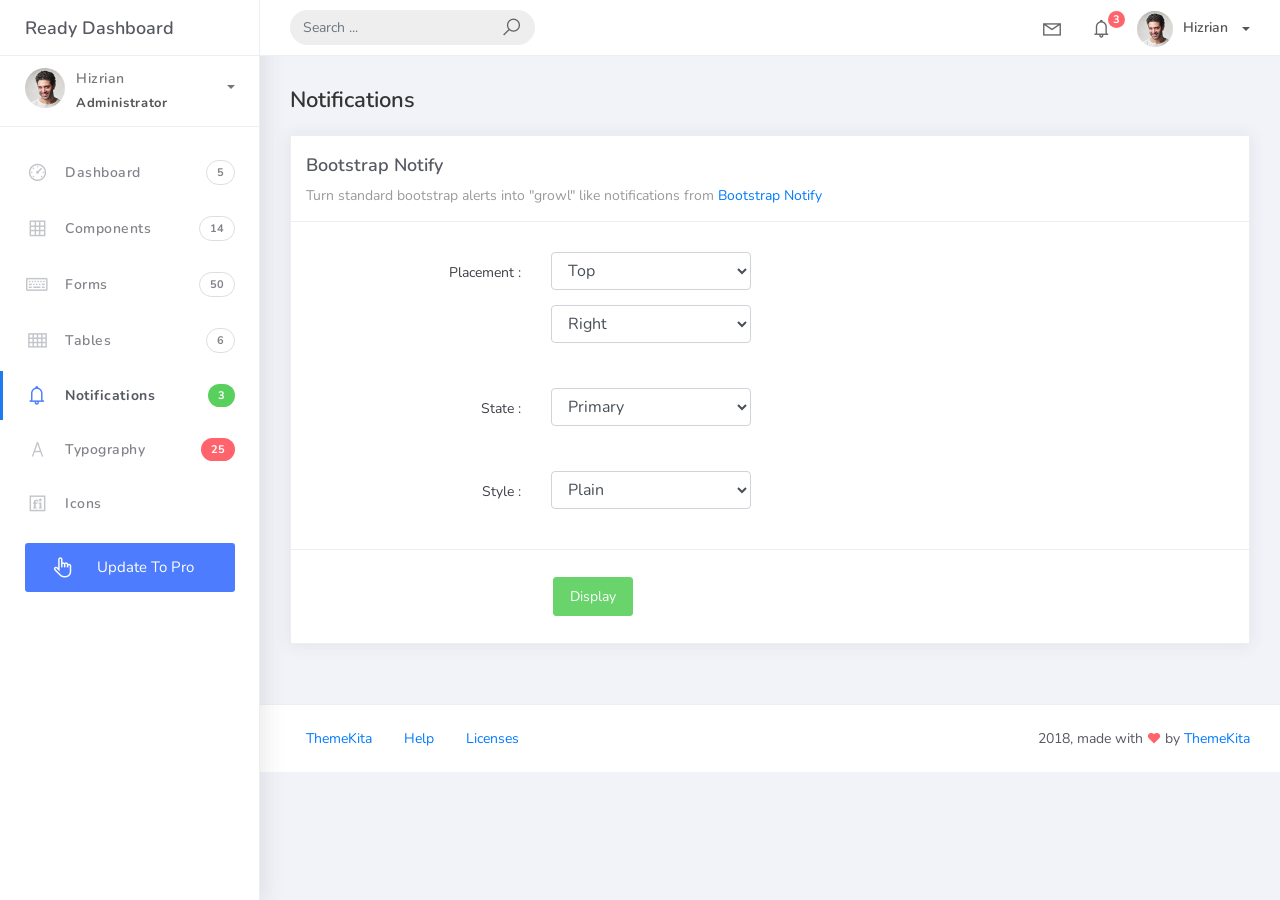
<file: SignalRWebUI/wwwroot/Ready-Bootstrap-Dashboard-master/notifications.html>
<!DOCTYPE html>
<html>
<head>
	<meta http-equiv="X-UA-Compatible" content="IE=edge,chrome=1" />
	<title>Notifications - Ready Bootstrap Dashboard</title>
	<meta content='width=device-width, initial-scale=1.0, maximum-scale=1.0, user-scalable=0, shrink-to-fit=no' name='viewport' />
	<link rel="stylesheet" href="assets/css/bootstrap.min.css">
	<link rel="stylesheet" href="https://fonts.googleapis.com/css?family=Nunito:200,200i,300,300i,400,400i,600,600i,700,700i,800,800i,900,900i">
	<link rel="stylesheet" href="assets/css/ready.css">
	<link rel="stylesheet" href="assets/css/demo.css">
</head>
<body>
	<div class="wrapper">
		<div class="main-header">
			<div class="logo-header">
				<a href="index.html" class="logo">
					Ready Dashboard
				</a>
				<button class="navbar-toggler sidenav-toggler ml-auto" type="button" data-toggle="collapse" data-target="collapse" aria-controls="sidebar" aria-expanded="false" aria-label="Toggle navigation">
					<span class="navbar-toggler-icon"></span>
				</button>
				<button class="topbar-toggler more"><i class="la la-ellipsis-v"></i></button>
			</div>
			<nav class="navbar navbar-header navbar-expand-lg">
				<div class="container-fluid">
					
					<form class="navbar-left navbar-form nav-search mr-md-3" action="">
						<div class="input-group">
							<input type="text" placeholder="Search ..." class="form-control">
							<div class="input-group-append">
								<span class="input-group-text">
									<i class="la la-search search-icon"></i>
								</span>
							</div>
						</div>
					</form>
					<ul class="navbar-nav topbar-nav ml-md-auto align-items-center">
						<li class="nav-item dropdown hidden-caret">
							<a class="nav-link dropdown-toggle" href="#" id="navbarDropdown" role="button" data-toggle="dropdown" aria-haspopup="true" aria-expanded="false">
								<i class="la la-envelope"></i>
							</a>
							<div class="dropdown-menu" aria-labelledby="navbarDropdown">
								<a class="dropdown-item" href="#">Action</a>
								<a class="dropdown-item" href="#">Another action</a>
								<div class="dropdown-divider"></div>
								<a class="dropdown-item" href="#">Something else here</a>
							</div>
						</li>
						<li class="nav-item dropdown hidden-caret">
							<a class="nav-link dropdown-toggle" href="#" id="navbarDropdown" role="button" data-toggle="dropdown" aria-haspopup="true" aria-expanded="false">
								<i class="la la-bell"></i>
								<span class="notification">3</span>
							</a>
							<ul class="dropdown-menu notif-box" aria-labelledby="navbarDropdown">
								<li>
									<div class="dropdown-title">You have 4 new notification</div>
								</li>
								<li>
									<div class="notif-center">
										<a href="#">
											<div class="notif-icon notif-primary"> <i class="la la-user-plus"></i> </div>
											<div class="notif-content">
												<span class="block">
													New user registered
												</span>
												<span class="time">5 minutes ago</span> 
											</div>
										</a>
										<a href="#">
											<div class="notif-icon notif-success"> <i class="la la-comment"></i> </div>
											<div class="notif-content">
												<span class="block">
													Rahmad commented on Admin
												</span>
												<span class="time">12 minutes ago</span> 
											</div>
										</a>
										<a href="#">
											<div class="notif-img"> 
												<img src="assets/img/profile2.jpg" alt="Img Profile">
											</div>
											<div class="notif-content">
												<span class="block">
													Reza send messages to you
												</span>
												<span class="time">12 minutes ago</span> 
											</div>
										</a>
										<a href="#">
											<div class="notif-icon notif-danger"> <i class="la la-heart"></i> </div>
											<div class="notif-content">
												<span class="block">
													Farrah liked Admin
												</span>
												<span class="time">17 minutes ago</span> 
											</div>
										</a>
									</div>
								</li>
								<li>
									<a class="see-all" href="javascript:void(0);"> <strong>See all notifications</strong> <i class="la la-angle-right"></i> </a>
								</li>
							</ul>
						</li>
						<li class="nav-item dropdown">
							<a class="dropdown-toggle profile-pic" data-toggle="dropdown" href="#" aria-expanded="false"> <img src="assets/img/profile.jpg" alt="user-img" width="36" class="img-circle"><span >Hizrian</span></span> </a>
							<ul class="dropdown-menu dropdown-user">
								<li>
									<div class="user-box">
										<div class="u-img"><img src="assets/img/profile.jpg" alt="user"></div>
										<div class="u-text">
											<h4>Hizrian</h4>
											<p class="text-muted">hello@themekita.com</p><a href="profile.html" class="btn btn-rounded btn-danger btn-sm">View Profile</a></div>
										</div>
									</li>
									<div class="dropdown-divider"></div>
									<a class="dropdown-item" href="#"><i class="ti-user"></i> My Profile</a>
									<a class="dropdown-item" href="#"></i> My Balance</a>
									<a class="dropdown-item" href="#"><i class="ti-email"></i> Inbox</a>
									<div class="dropdown-divider"></div>
									<a class="dropdown-item" href="#"><i class="ti-settings"></i> Account Setting</a>
									<div class="dropdown-divider"></div>
									<a class="dropdown-item" href="#"><i class="fa fa-power-off"></i> Logout</a>
								</ul>
								<!-- /.dropdown-user -->
							</li>
						</ul>
					</div>
				</nav>
			</div>
			<div class="sidebar">
				<div class="scrollbar-inner sidebar-wrapper">
					<div class="user">
						<div class="photo">
							<img src="assets/img/profile.jpg">
						</div>
						<div class="info">
							<a class="" data-toggle="collapse" href="#collapseExample" aria-expanded="true">
								<span>
									Hizrian
									<span class="user-level">Administrator</span>
									<span class="caret"></span>
								</span>
							</a>
							<div class="clearfix"></div>

							<div class="collapse in" id="collapseExample" aria-expanded="true" style="">
								<ul class="nav">
									<li>
										<a href="#profile">
											<span class="link-collapse">My Profile</span>
										</a>
									</li>
									<li>
										<a href="#edit">
											<span class="link-collapse">Edit Profile</span>
										</a>
									</li>
									<li>
										<a href="#settings">
											<span class="link-collapse">Settings</span>
										</a>
									</li>
								</ul>
							</div>
						</div>
					</div>
					<ul class="nav">
						<li class="nav-item">
							<a href="index.html">
								<i class="la la-dashboard"></i>
								<p>Dashboard</p>
								<span class="badge badge-count">5</span>
							</a>
						</li>
						<li class="nav-item">
							<a href="components.html">
								<i class="la la-table"></i>
								<p>Components</p>
								<span class="badge badge-count">14</span>
							</a>
						</li>
						<li class="nav-item">
							<a href="forms.html">
								<i class="la la-keyboard-o"></i>
								<p>Forms</p>
								<span class="badge badge-count">50</span>
							</a>
						</li>
						<li class="nav-item">
							<a href="tables.html">
								<i class="la la-th"></i>
								<p>Tables</p>
								<span class="badge badge-count">6</span>
							</a>
						</li>
						<li class="nav-item active">
							<a href="notifications.html">
								<i class="la la-bell"></i>
								<p>Notifications</p>
								<span class="badge badge-success">3</span>
							</a>
						</li>
						<li class="nav-item">
							<a href="typography.html">
								<i class="la la-font"></i>
								<p>Typography</p>
								<span class="badge badge-danger">25</span>
							</a>
						</li>
						<li class="nav-item">
							<a href="icons.html">
								<i class="la la-fonticons"></i>
								<p>Icons</p>
							</a>
						</li>
						<li class="nav-item update-pro">
							<button  data-toggle="modal" data-target="#modalUpdate">
								<i class="la la-hand-pointer-o"></i>
								<p>Update To Pro</p>
							</button>
						</li>
					</ul>
				</div>
			</div>
			<div class="main-panel">
				<div class="content">
					<div class="container-fluid">
						<h4 class="page-title">Notifications</h4>
						<div class="row">
							<div class="col-md-12">
								<div class="card">
									<div class="card-header">
										<div class="card-title">Bootstrap Notify</div>
										<div class="card-category">Turn standard bootstrap alerts into "growl" like notifications from <a class="link" href="http://bootstrap-notify.remabledesigns.com/">Bootstrap Notify</a></div>
									</div>
									<div class="card-body">
										<div class="form">
											<div class="form-group from-show-notify row">
												<div class="col-lg-3 col-md-3 col-sm-12 text-right">
													<label>Placement :</label>
												</div>
												<div class="col-lg-4 col-md-9 col-sm-12">
													<select class="form-control input-fixed" id="notify_placement_from">
														<option value="top">Top</option>
														<option value="bottom">Bottom</option>
													</select>
													<select class="form-control input-fixed" id="notify_placement_align">
														<option value="left">Left</option>
														<option value="right" selected="">Right</option>
														<option value="center">Center</option>
													</select>
												</div>
											</div>
											<div class="form-group from-show-notify row">
												<div class="col-lg-3 col-md-3 col-sm-12 text-right">
													<label>State :</label>
												</div>
												<div class="col-lg-4 col-md-9 col-sm-12">
													<select class="form-control input-fixed" id="notify_state">
														<option value="primary">Primary</option>
														<option value="info">Info</option>
														<option value="success">Success</option>
														<option value="warning">Warning</option>
														<option value="danger">Danger</option>
													</select>
												</div>
											</div>
											<div class="form-group from-show-notify row">
												<div class="col-lg-3 col-md-3 col-sm-12 text-right">
													<label>Style :</label>
												</div>
												<div class="col-lg-4 col-md-9 col-sm-12">
													<select class="form-control input-fixed" id="notify_style">
														<option value="plain">Plain</option>
														<option value="withicon">With Icon</option>
													</select>
												</div>
											</div>
										</div>
									</div>
									<div class="card-footer">
										<div class="form">
											<div class="form-group from-show-notify row">
												<div class="col-lg-3 col-md-3 col-sm-12">

												</div>
												<div class="col-lg-4 col-md-9 col-sm-12">
													<button id="displayNotif" class="btn btn-success">Display</button>
												</div>
											</div>
										</div>
									</div>
								</div>
							</div>
						</div>
					</div>
				</div>
				<footer class="footer">
					<div class="container-fluid">
						<nav class="pull-left">
							<ul class="nav">
								<li class="nav-item">
									<a class="nav-link" href="http://www.themekita.com">
										ThemeKita
									</a>
								</li>
								<li class="nav-item">
									<a class="nav-link" href="#">
										Help
									</a>
								</li>
								<li class="nav-item">
									<a class="nav-link" href="https://themewagon.com/license/#free-item">
										Licenses
									</a>
								</li>
							</ul>
						</nav>
						<div class="copyright ml-auto">
							2018, made with <i class="la la-heart heart text-danger"></i> by <a href="http://www.themekita.com">ThemeKita</a>
						</div>				
					</div>
				</footer>
			</div>
		</div>
	</div>
	<!-- Modal -->
	<div class="modal fade" id="modalUpdate" tabindex="-1" role="dialog" aria-labelledby="modalUpdatePro" aria-hidden="true">
		<div class="modal-dialog modal-dialog-centered" role="document">
			<div class="modal-content">
				<div class="modal-header bg-primary">
					<h6 class="modal-title"><i class="la la-frown-o"></i> Under Development</h6>
					<button type="button" class="close" data-dismiss="modal" aria-label="Close">
						<span aria-hidden="true">&times;</span>
					</button>
				</div>
				<div class="modal-body text-center">									
					<p>Currently the pro version of the <b>Ready Dashboard</b> Bootstrap is in progress development</p>
					<p>
					<b>We'll let you know when it's done</b></p>
				</div>
				<div class="modal-footer">
					<button type="button" class="btn btn-secondary" data-dismiss="modal">Close</button>
				</div>
			</div>
		</div>
	</div>
</body>
<script src="assets/js/core/jquery.3.2.1.min.js"></script>
<script src="assets/js/plugin/jquery-ui-1.12.1.custom/jquery-ui.min.js"></script>
<script src="assets/js/core/popper.min.js"></script>
<script src="assets/js/core/bootstrap.min.js"></script>
<script src="assets/js/plugin/chartist/chartist.min.js"></script>
<script src="assets/js/plugin/chartist/plugin/chartist-plugin-tooltip.min.js"></script>
<script src="assets/js/plugin/bootstrap-notify/bootstrap-notify.min.js"></script>
<script src="assets/js/plugin/bootstrap-toggle/bootstrap-toggle.min.js"></script>
<script src="assets/js/plugin/jquery-mapael/jquery.mapael.min.js"></script>
<script src="assets/js/plugin/jquery-mapael/maps/world_countries.min.js"></script>
<script src="assets/js/plugin/chart-circle/circles.min.js"></script>
<script src="assets/js/plugin/jquery-scrollbar/jquery.scrollbar.min.js"></script>
<script src="assets/js/ready.min.js"></script>
<script>
	$('#displayNotif').on('click', function(){
		var placementFrom = $('#notify_placement_from option:selected').val();
		var placementAlign = $('#notify_placement_align option:selected').val();
		var state = $('#notify_state option:selected').val();
		var style = $('#notify_style option:selected').val();
		var content = {};

		content.message = 'Turning standard Bootstrap alerts into "notify" like notifications';
		content.title = 'Bootstrap notify';
		if (style == "withicon") {
			content.icon = 'la la-bell';
		} else {
			content.icon = 'none';
		}
		content.url = 'index.html';
		content.target = '_blank';

		$.notify(content,{
			type: state,
			placement: {
				from: placementFrom,
				align: placementAlign
			},
			time: 1000,
		});
	});
</script>
</html>
</file>
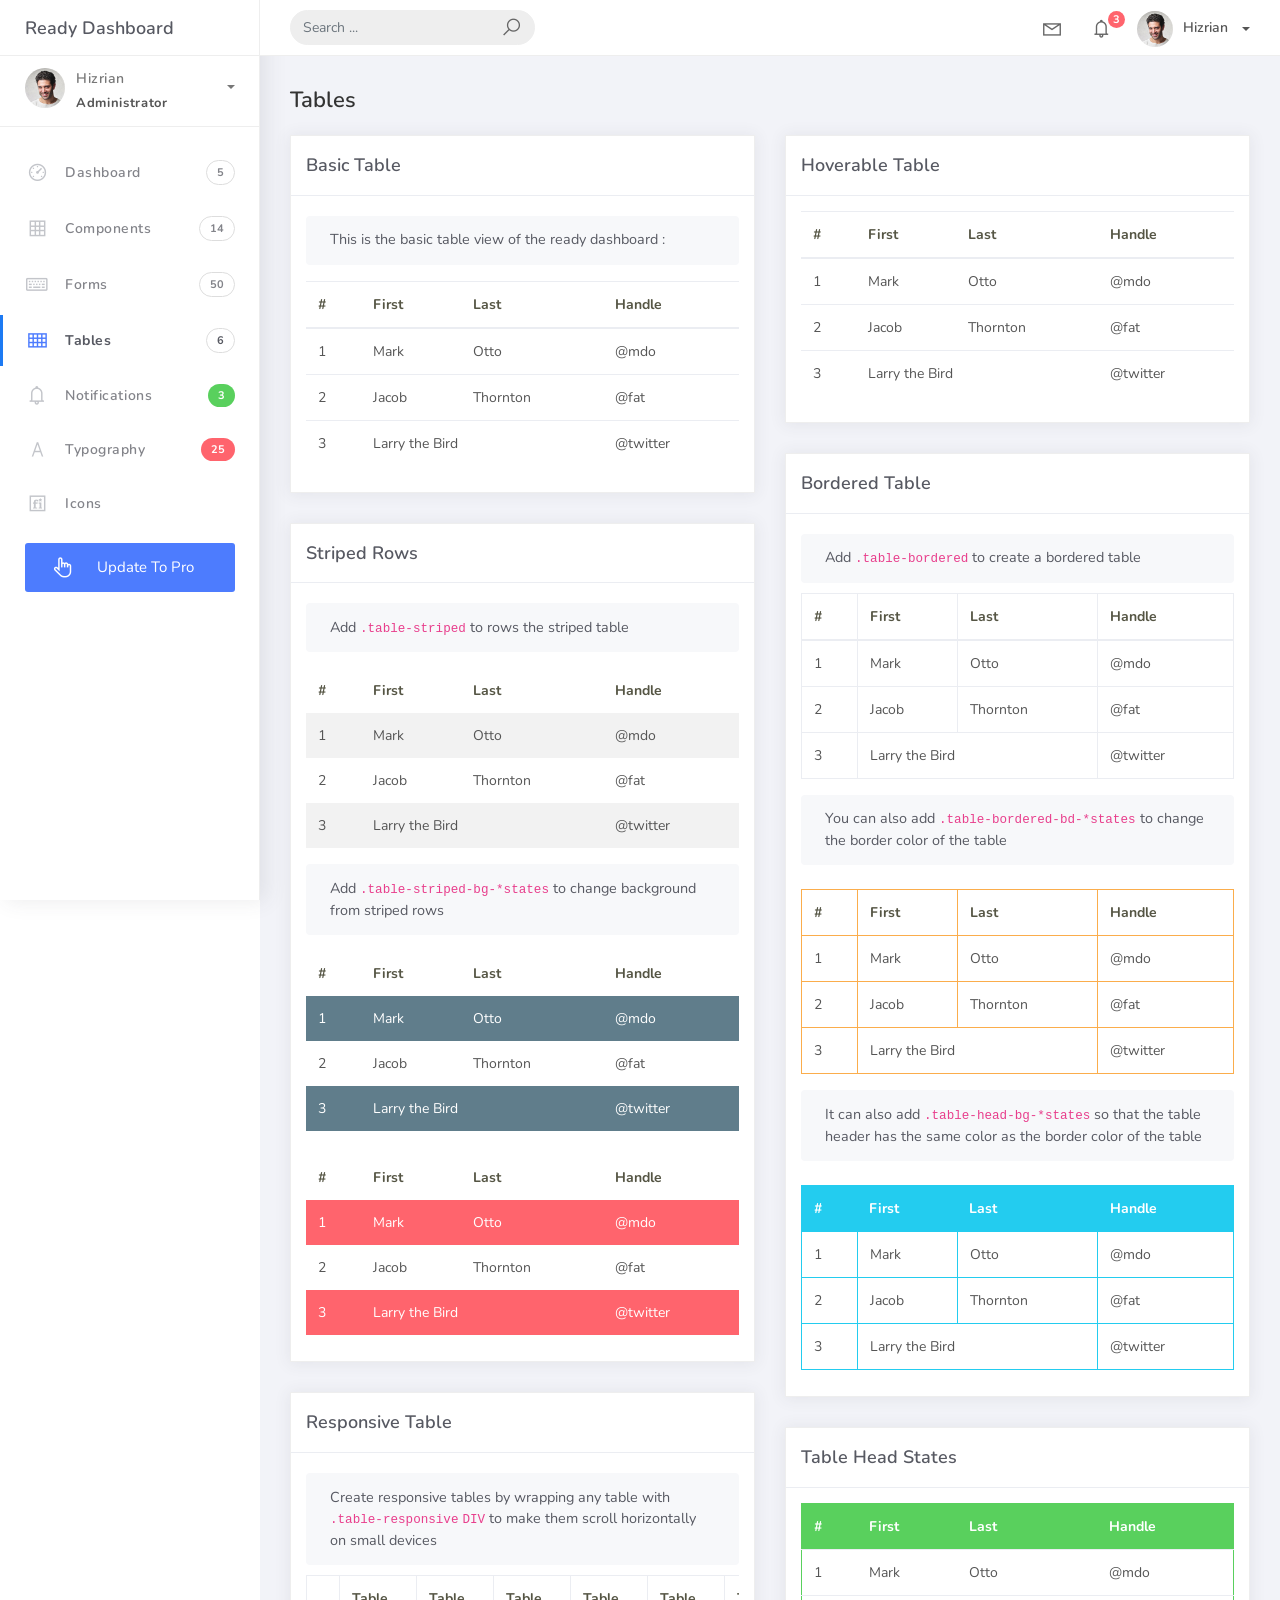
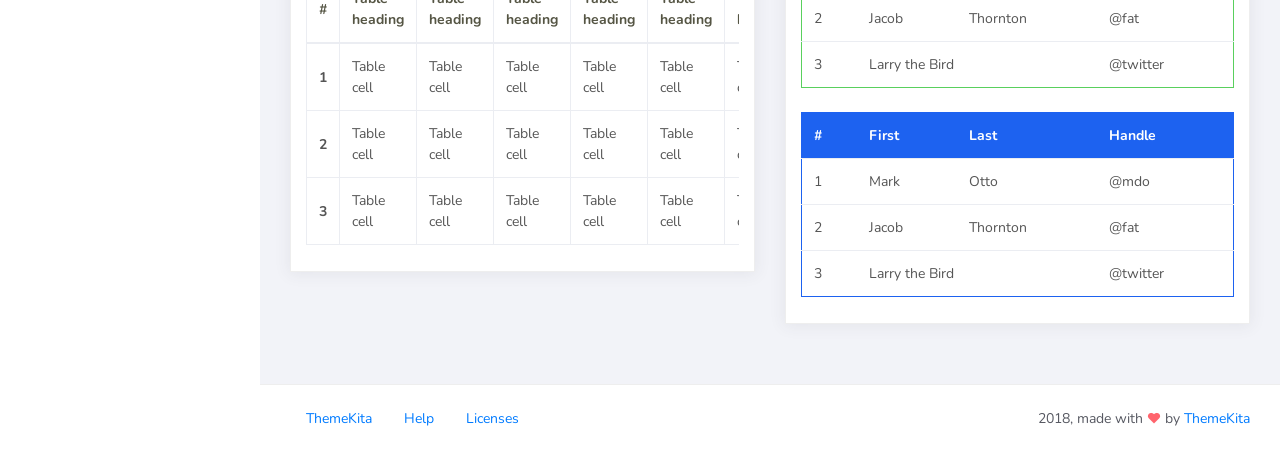
<file: SignalRWebUI/wwwroot/Ready-Bootstrap-Dashboard-master/tables.html>
<!DOCTYPE html>
<html>
<head>
	<meta http-equiv="X-UA-Compatible" content="IE=edge,chrome=1" />
	<title>Tables - Ready Bootstrap Dashboard</title>
	<meta content='width=device-width, initial-scale=1.0, maximum-scale=1.0, user-scalable=0, shrink-to-fit=no' name='viewport' />
	<link rel="stylesheet" href="assets/css/bootstrap.min.css">
	<link rel="stylesheet" href="https://fonts.googleapis.com/css?family=Nunito:200,200i,300,300i,400,400i,600,600i,700,700i,800,800i,900,900i">
	<link rel="stylesheet" href="assets/css/ready.css">
	<link rel="stylesheet" href="assets/css/demo.css">
</head>
<body>
	<div class="wrapper">
		<div class="main-header">
			<div class="logo-header">
				<a href="index.html" class="logo">
					Ready Dashboard
				</a>
				<button class="navbar-toggler sidenav-toggler ml-auto" type="button" data-toggle="collapse" data-target="collapse" aria-controls="sidebar" aria-expanded="false" aria-label="Toggle navigation">
					<span class="navbar-toggler-icon"></span>
				</button>
				<button class="topbar-toggler more"><i class="la la-ellipsis-v"></i></button>
			</div>
			<nav class="navbar navbar-header navbar-expand-lg">
				<div class="container-fluid">
					
					<form class="navbar-left navbar-form nav-search mr-md-3" action="">
						<div class="input-group">
							<input type="text" placeholder="Search ..." class="form-control">
							<div class="input-group-append">
								<span class="input-group-text">
									<i class="la la-search search-icon"></i>
								</span>
							</div>
						</div>
					</form>
					<ul class="navbar-nav topbar-nav ml-md-auto align-items-center">
						<li class="nav-item dropdown hidden-caret">
							<a class="nav-link dropdown-toggle" href="#" id="navbarDropdown" role="button" data-toggle="dropdown" aria-haspopup="true" aria-expanded="false">
								<i class="la la-envelope"></i>
							</a>
							<div class="dropdown-menu" aria-labelledby="navbarDropdown">
								<a class="dropdown-item" href="#">Action</a>
								<a class="dropdown-item" href="#">Another action</a>
								<div class="dropdown-divider"></div>
								<a class="dropdown-item" href="#">Something else here</a>
							</div>
						</li>
						<li class="nav-item dropdown hidden-caret">
							<a class="nav-link dropdown-toggle" href="#" id="navbarDropdown" role="button" data-toggle="dropdown" aria-haspopup="true" aria-expanded="false">
								<i class="la la-bell"></i>
								<span class="notification">3</span>
							</a>
							<ul class="dropdown-menu notif-box" aria-labelledby="navbarDropdown">
								<li>
									<div class="dropdown-title">You have 4 new notification</div>
								</li>
								<li>
									<div class="notif-center">
										<a href="#">
											<div class="notif-icon notif-primary"> <i class="la la-user-plus"></i> </div>
											<div class="notif-content">
												<span class="block">
													New user registered
												</span>
												<span class="time">5 minutes ago</span> 
											</div>
										</a>
										<a href="#">
											<div class="notif-icon notif-success"> <i class="la la-comment"></i> </div>
											<div class="notif-content">
												<span class="block">
													Rahmad commented on Admin
												</span>
												<span class="time">12 minutes ago</span> 
											</div>
										</a>
										<a href="#">
											<div class="notif-img"> 
												<img src="assets/img/profile2.jpg" alt="Img Profile">
											</div>
											<div class="notif-content">
												<span class="block">
													Reza send messages to you
												</span>
												<span class="time">12 minutes ago</span> 
											</div>
										</a>
										<a href="#">
											<div class="notif-icon notif-danger"> <i class="la la-heart"></i> </div>
											<div class="notif-content">
												<span class="block">
													Farrah liked Admin
												</span>
												<span class="time">17 minutes ago</span> 
											</div>
										</a>
									</div>
								</li>
								<li>
									<a class="see-all" href="javascript:void(0);"> <strong>See all notifications</strong> <i class="la la-angle-right"></i> </a>
								</li>
							</ul>
						</li>
						<li class="nav-item dropdown">
							<a class="dropdown-toggle profile-pic" data-toggle="dropdown" href="#" aria-expanded="false"> <img src="assets/img/profile.jpg" alt="user-img" width="36" class="img-circle"><span >Hizrian</span></span> </a>
							<ul class="dropdown-menu dropdown-user">
								<li>
									<div class="user-box">
										<div class="u-img"><img src="assets/img/profile.jpg" alt="user"></div>
										<div class="u-text">
											<h4>Hizrian</h4>
											<p class="text-muted">hello@themekita.com</p><a href="profile.html" class="btn btn-rounded btn-danger btn-sm">View Profile</a></div>
										</div>
									</li>
									<div class="dropdown-divider"></div>
									<a class="dropdown-item" href="#"><i class="ti-user"></i> My Profile</a>
									<a class="dropdown-item" href="#"></i> My Balance</a>
									<a class="dropdown-item" href="#"><i class="ti-email"></i> Inbox</a>
									<div class="dropdown-divider"></div>
									<a class="dropdown-item" href="#"><i class="ti-settings"></i> Account Setting</a>
									<div class="dropdown-divider"></div>
									<a class="dropdown-item" href="#"><i class="fa fa-power-off"></i> Logout</a>
								</ul>
								<!-- /.dropdown-user -->
							</li>
						</ul>
					</div>
				</nav>
			</div>
			<div class="sidebar">
				<div class="scrollbar-inner sidebar-wrapper">
					<div class="user">
						<div class="photo">
							<img src="assets/img/profile.jpg">
						</div>
						<div class="info">
							<a class="" data-toggle="collapse" href="#collapseExample" aria-expanded="true">
								<span>
									Hizrian
									<span class="user-level">Administrator</span>
									<span class="caret"></span>
								</span>
							</a>
							<div class="clearfix"></div>

							<div class="collapse in" id="collapseExample" aria-expanded="true" style="">
								<ul class="nav">
									<li>
										<a href="#profile">
											<span class="link-collapse">My Profile</span>
										</a>
									</li>
									<li>
										<a href="#edit">
											<span class="link-collapse">Edit Profile</span>
										</a>
									</li>
									<li>
										<a href="#settings">
											<span class="link-collapse">Settings</span>
										</a>
									</li>
								</ul>
							</div>
						</div>
					</div>
					<ul class="nav">
						<li class="nav-item">
							<a href="index.html">
								<i class="la la-dashboard"></i>
								<p>Dashboard</p>
								<span class="badge badge-count">5</span>
							</a>
						</li>
						<li class="nav-item">
							<a href="components.html">
								<i class="la la-table"></i>
								<p>Components</p>
								<span class="badge badge-count">14</span>
							</a>
						</li>
						<li class="nav-item">
							<a href="forms.html">
								<i class="la la-keyboard-o"></i>
								<p>Forms</p>
								<span class="badge badge-count">50</span>
							</a>
						</li>
						<li class="nav-item active">
							<a href="tables.html">
								<i class="la la-th"></i>
								<p>Tables</p>
								<span class="badge badge-count">6</span>
							</a>
						</li>
						<li class="nav-item">
							<a href="notifications.html">
								<i class="la la-bell"></i>
								<p>Notifications</p>
								<span class="badge badge-success">3</span>
							</a>
						</li>
						<li class="nav-item">
							<a href="typography.html">
								<i class="la la-font"></i>
								<p>Typography</p>
								<span class="badge badge-danger">25</span>
							</a>
						</li>
						<li class="nav-item">
							<a href="icons.html">
								<i class="la la-fonticons"></i>
								<p>Icons</p>
							</a>
						</li>
						<li class="nav-item update-pro">
							<button  data-toggle="modal" data-target="#modalUpdate">
								<i class="la la-hand-pointer-o"></i>
								<p>Update To Pro</p>
							</button>
						</li>
					</ul>
				</div>
			</div>
			<div class="main-panel">
				<div class="content">
					<div class="container-fluid">
						<h4 class="page-title">Tables</h4>
						<div class="row">
							<div class="col-md-6">
								<div class="card">
									<div class="card-header">
										<div class="card-title">Basic Table</div>
									</div>
									<div class="card-body">
										<div class="card-sub">									
											This is the basic table view of the ready dashboard :
										</div>
										<table class="table mt-3">
											<thead>
												<tr>
													<th scope="col">#</th>
													<th scope="col">First</th>
													<th scope="col">Last</th>
													<th scope="col">Handle</th>
												</tr>
											</thead>
											<tbody>
												<tr>
													<td>1</td>
													<td>Mark</td>
													<td>Otto</td>
													<td>@mdo</td>
												</tr>
												<tr>
													<td>2</td>
													<td>Jacob</td>
													<td>Thornton</td>
													<td>@fat</td>
												</tr>
												<tr>
													<td>3</td>
													<td colspan="2">Larry the Bird</td>
													<td>@twitter</td>
												</tr>
											</tbody>
										</table>
									</div>
								</div>
								<div class="card">
									<div class="card-header">
										<div class="card-title">Striped Rows</div>
									</div>
									<div class="card-body">
										<div class="card-sub">											
											Add <code class="highlighter-rouge">.table-striped</code> to rows the striped table
										</div>
										<table class="table table-striped mt-3">
											<thead>
												<tr>
													<th scope="col">#</th>
													<th scope="col">First</th>
													<th scope="col">Last</th>
													<th scope="col">Handle</th>
												</tr>
											</thead>
											<tbody>
												<tr>
													<td>1</td>
													<td>Mark</td>
													<td>Otto</td>
													<td>@mdo</td>
												</tr>
												<tr>
													<td>2</td>
													<td>Jacob</td>
													<td>Thornton</td>
													<td>@fat</td>
												</tr>
												<tr>
													<td>3</td>
													<td colspan="2">Larry the Bird</td>
													<td>@twitter</td>
												</tr>
											</tbody>
										</table>
										<div class="card-sub">
											Add <code class="#highlighter-rouge">.table-striped-bg-*states</code> to change background from striped rows
										</div>
										<table class="table table-striped table-striped-bg-default mt-3">
											<thead>
												<tr>
													<th scope="col">#</th>
													<th scope="col">First</th>
													<th scope="col">Last</th>
													<th scope="col">Handle</th>
												</tr>
											</thead>
											<tbody>
												<tr>
													<td>1</td>
													<td>Mark</td>
													<td>Otto</td>
													<td>@mdo</td>
												</tr>
												<tr>
													<td>2</td>
													<td>Jacob</td>
													<td>Thornton</td>
													<td>@fat</td>
												</tr>
												<tr>
													<td>3</td>
													<td colspan="2">Larry the Bird</td>
													<td>@twitter</td>
												</tr>
											</tbody>
										</table>
										<table class="table table-striped table-striped-bg-danger mt-4">
											<thead>
												<tr>
													<th scope="col">#</th>
													<th scope="col">First</th>
													<th scope="col">Last</th>
													<th scope="col">Handle</th>
												</tr>
											</thead>
											<tbody>
												<tr>
													<td>1</td>
													<td>Mark</td>
													<td>Otto</td>
													<td>@mdo</td>
												</tr>
												<tr>
													<td>2</td>
													<td>Jacob</td>
													<td>Thornton</td>
													<td>@fat</td>
												</tr>
												<tr>
													<td>3</td>
													<td colspan="2">Larry the Bird</td>
													<td>@twitter</td>
												</tr>
											</tbody>
										</table>
									</div>
								</div>
								<div class="card">
									<div class="card-header">
										<div class="card-title">Responsive Table</div>
									</div>
									<div class="card-body">
										<div class="card-sub">
											Create responsive tables by wrapping any table with <code class="highlighter-rouge">.table-responsive</code> <code class="highlighter-rouge">DIV</code> to make them scroll horizontally on small devices
										</div>
										<div class="table-responsive">
											<table class="table table-bordered">
												<thead>
													<tr>
														<th>#</th>
														<th>Table heading</th>
														<th>Table heading</th>
														<th>Table heading</th>
														<th>Table heading</th>
														<th>Table heading</th>
														<th>Table heading</th>
													</tr>
												</thead>
												<tbody>
													<tr>
														<th scope="row">1</th>
														<td>Table cell</td>
														<td>Table cell</td>
														<td>Table cell</td>
														<td>Table cell</td>
														<td>Table cell</td>
														<td>Table cell</td>
													</tr>
													<tr>
														<th scope="row">2</th>
														<td>Table cell</td>
														<td>Table cell</td>
														<td>Table cell</td>
														<td>Table cell</td>
														<td>Table cell</td>
														<td>Table cell</td>
													</tr>
													<tr>
														<th scope="row">3</th>
														<td>Table cell</td>
														<td>Table cell</td>
														<td>Table cell</td>
														<td>Table cell</td>
														<td>Table cell</td>
														<td>Table cell</td>
													</tr>
												</tbody>
											</table>
										</div>
									</div>
								</div>
							</div>
							<div class="col-md-6">
								<div class="card">
									<div class="card-header">
										<div class="card-title">Hoverable Table</div>
									</div>
									<div class="card-body">
										<table class="table table-hover">
											<thead>
												<tr>
													<th scope="col">#</th>
													<th scope="col">First</th>
													<th scope="col">Last</th>
													<th scope="col">Handle</th>
												</tr>
											</thead>
											<tbody>
												<tr>
													<td>1</td>
													<td>Mark</td>
													<td>Otto</td>
													<td>@mdo</td>
												</tr>
												<tr>
													<td>2</td>
													<td>Jacob</td>
													<td>Thornton</td>
													<td>@fat</td>
												</tr>
												<tr>
													<td>3</td>
													<td colspan="2">Larry the Bird</td>
													<td>@twitter</td>
												</tr>
											</tbody>
										</table>
									</div>
								</div>
								<div class="card">
									<div class="card-header">
										<div class="card-title">Bordered Table</div>
									</div>
									<div class="card-body">
										<div class="card-sub">
											Add <code class="highlighter-rouge">.table-bordered</code> to create a bordered table
										</div>
										<table class="table table-bordered">
											<thead>
												<tr>
													<th scope="col">#</th>
													<th scope="col">First</th>
													<th scope="col">Last</th>
													<th scope="col">Handle</th>
												</tr>
											</thead>
											<tbody>
												<tr>
													<td>1</td>
													<td>Mark</td>
													<td>Otto</td>
													<td>@mdo</td>
												</tr>
												<tr>
													<td>2</td>
													<td>Jacob</td>
													<td>Thornton</td>
													<td>@fat</td>
												</tr>
												<tr>
													<td>3</td>
													<td colspan="2">Larry the Bird</td>
													<td>@twitter</td>
												</tr>
											</tbody>
										</table>
										<div class="card-sub">											
											You can also add <code class="highlighter-rouge">.table-bordered-bd-*states</code> to change the border color of the table
										</div>
										<table class="table table-bordered table-bordered-bd-warning mt-4">
											<thead>
												<tr>
													<th scope="col">#</th>
													<th scope="col">First</th>
													<th scope="col">Last</th>
													<th scope="col">Handle</th>
												</tr>
											</thead>
											<tbody>
												<tr>
													<td>1</td>
													<td>Mark</td>
													<td>Otto</td>
													<td>@mdo</td>
												</tr>
												<tr>
													<td>2</td>
													<td>Jacob</td>
													<td>Thornton</td>
													<td>@fat</td>
												</tr>
												<tr>
													<td>3</td>
													<td colspan="2">Larry the Bird</td>
													<td>@twitter</td>
												</tr>
											</tbody>
										</table>
										<div class="card-sub">
											It can also add <code class="highlight-rouge">.table-head-bg-*states</code> so that the table header has the same color as the border color of the table
										</div>
										<table class="table table-bordered table-head-bg-info table-bordered-bd-info mt-4">
											<thead>
												<tr>
													<th scope="col">#</th>
													<th scope="col">First</th>
													<th scope="col">Last</th>
													<th scope="col">Handle</th>
												</tr>
											</thead>
											<tbody>
												<tr>
													<td>1</td>
													<td>Mark</td>
													<td>Otto</td>
													<td>@mdo</td>
												</tr>
												<tr>
													<td>2</td>
													<td>Jacob</td>
													<td>Thornton</td>
													<td>@fat</td>
												</tr>
												<tr>
													<td>3</td>
													<td colspan="2">Larry the Bird</td>
													<td>@twitter</td>
												</tr>
											</tbody>
										</table>
									</div>
								</div>
								<div class="card">
									<div class="card-header">
										<div class="card-title">Table Head States</div>
									</div>
									<div class="card-body">
										<table class="table table-head-bg-success">
											<thead>
												<tr>
													<th scope="col">#</th>
													<th scope="col">First</th>
													<th scope="col">Last</th>
													<th scope="col">Handle</th>
												</tr>
											</thead>
											<tbody>
												<tr>
													<td>1</td>
													<td>Mark</td>
													<td>Otto</td>
													<td>@mdo</td>
												</tr>
												<tr>
													<td>2</td>
													<td>Jacob</td>
													<td>Thornton</td>
													<td>@fat</td>
												</tr>
												<tr>
													<td>3</td>
													<td colspan="2">Larry the Bird</td>
													<td>@twitter</td>
												</tr>
											</tbody>
										</table>
										<table class="table table-head-bg-primary mt-4">
											<thead>
												<tr>
													<th scope="col">#</th>
													<th scope="col">First</th>
													<th scope="col">Last</th>
													<th scope="col">Handle</th>
												</tr>
											</thead>
											<tbody>
												<tr>
													<td>1</td>
													<td>Mark</td>
													<td>Otto</td>
													<td>@mdo</td>
												</tr>
												<tr>
													<td>2</td>
													<td>Jacob</td>
													<td>Thornton</td>
													<td>@fat</td>
												</tr>
												<tr>
													<td>3</td>
													<td colspan="2">Larry the Bird</td>
													<td>@twitter</td>
												</tr>
											</tbody>
										</table>
									</div>
								</div>
							</div>
						</div>
					</div>
				</div>
				<footer class="footer">
					<div class="container-fluid">
						<nav class="pull-left">
							<ul class="nav">
								<li class="nav-item">
									<a class="nav-link" href="http://www.themekita.com">
										ThemeKita
									</a>
								</li>
								<li class="nav-item">
									<a class="nav-link" href="#">
										Help
									</a>
								</li>
								<li class="nav-item">
									<a class="nav-link" href="https://themewagon.com/license/#free-item">
										Licenses
									</a>
								</li>
							</ul>
						</nav>
						<div class="copyright ml-auto">
							2018, made with <i class="la la-heart heart text-danger"></i> by <a href="http://www.themekita.com">ThemeKita</a>
						</div>				
					</div>
				</footer>
			</div>
		</div>
	</div>
</div>
<!-- Modal -->
<div class="modal fade" id="modalUpdate" tabindex="-1" role="dialog" aria-labelledby="modalUpdatePro" aria-hidden="true">
	<div class="modal-dialog modal-dialog-centered" role="document">
		<div class="modal-content">
			<div class="modal-header bg-primary">
				<h6 class="modal-title"><i class="la la-frown-o"></i> Under Development</h6>
				<button type="button" class="close" data-dismiss="modal" aria-label="Close">
					<span aria-hidden="true">&times;</span>
				</button>
			</div>
			<div class="modal-body text-center">									
				<p>Currently the pro version of the <b>Ready Dashboard</b> Bootstrap is in progress development</p>
				<p>
				<b>We'll let you know when it's done</b></p>
			</div>
			<div class="modal-footer">
				<button type="button" class="btn btn-secondary" data-dismiss="modal">Close</button>
			</div>
		</div>
	</div>
</div>
</body>
<script src="assets/js/core/jquery.3.2.1.min.js"></script>
<script src="assets/js/plugin/jquery-ui-1.12.1.custom/jquery-ui.min.js"></script>
<script src="assets/js/core/popper.min.js"></script>
<script src="assets/js/core/bootstrap.min.js"></script>
<script src="assets/js/plugin/chartist/chartist.min.js"></script>
<script src="assets/js/plugin/chartist/plugin/chartist-plugin-tooltip.min.js"></script>
<script src="assets/js/plugin/bootstrap-notify/bootstrap-notify.min.js"></script>
<script src="assets/js/plugin/bootstrap-toggle/bootstrap-toggle.min.js"></script>
<script src="assets/js/plugin/jquery-mapael/jquery.mapael.min.js"></script>
<script src="assets/js/plugin/jquery-mapael/maps/world_countries.min.js"></script>
<script src="assets/js/plugin/chart-circle/circles.min.js"></script>
<script src="assets/js/plugin/jquery-scrollbar/jquery.scrollbar.min.js"></script>
<script src="assets/js/ready.min.js"></script>
<script>
	$('#displayNotif').on('click', function(){
		var placementFrom = $('#notify_placement_from option:selected').val();
		var placementAlign = $('#notify_placement_align option:selected').val();
		var state = $('#notify_state option:selected').val();
		var style = $('#notify_style option:selected').val();
		var content = {};

		content.message = 'Turning standard Bootstrap alerts into "notify" like notifications';
		content.title = 'Bootstrap notify';
		if (style == "withicon") {
			content.icon = 'la la-bell';
		} else {
			content.icon = 'none';
		}
		content.url = 'index.html';
		content.target = '_blank';

		$.notify(content,{
			type: state,
			placement: {
				from: placementFrom,
				align: placementAlign
			},
			time: 1000,
		});
	});
</script>
</html>
</file>
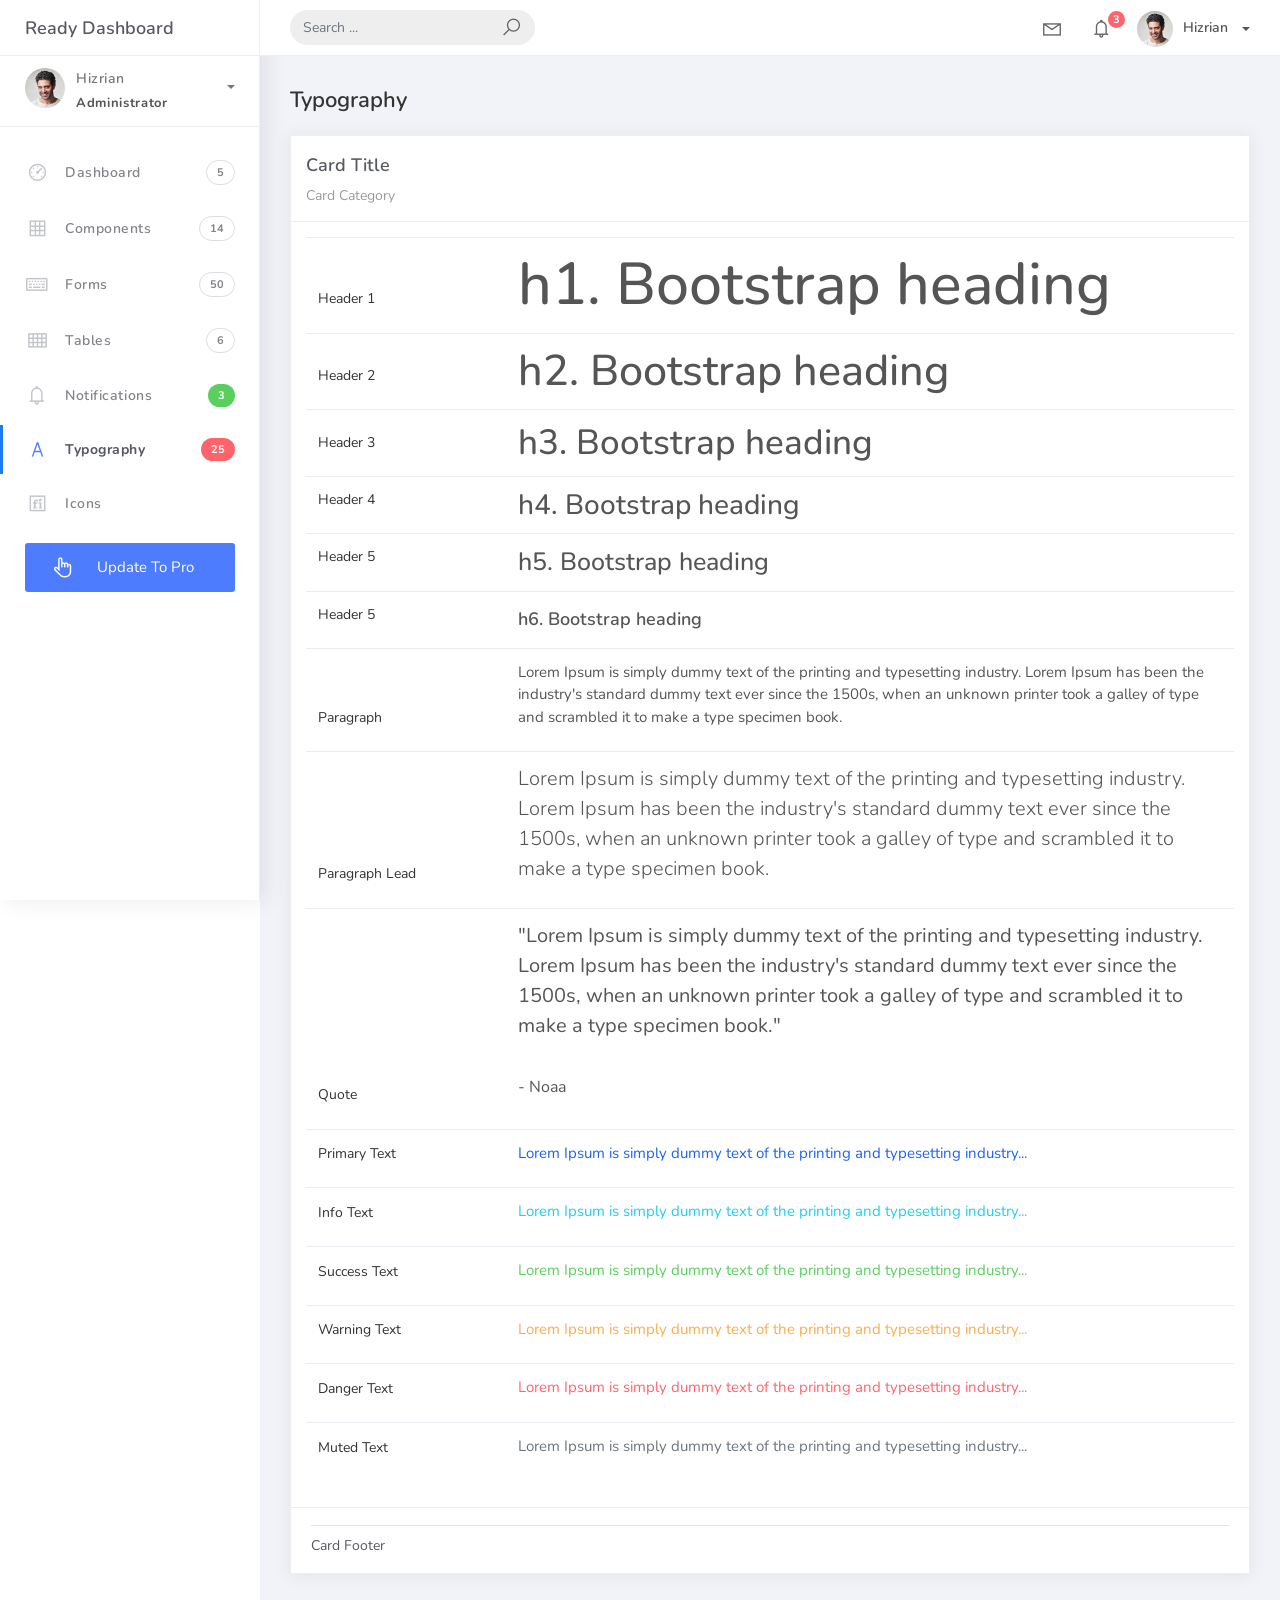
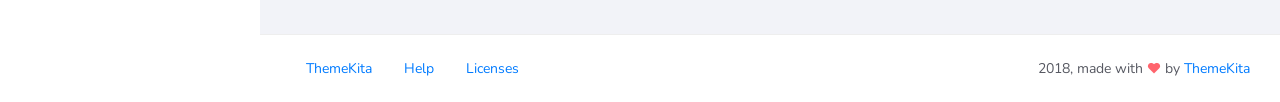
<file: SignalRWebUI/wwwroot/Ready-Bootstrap-Dashboard-master/typography.html>
<!DOCTYPE html>
<html>
<head>
	<meta http-equiv="X-UA-Compatible" content="IE=edge,chrome=1" />
	<title>Typography - Ready Bootstrap Dashboard</title>
	<meta content='width=device-width, initial-scale=1.0, maximum-scale=1.0, user-scalable=0, shrink-to-fit=no' name='viewport' />
	<link rel="stylesheet" href="assets/css/bootstrap.min.css">
	<link rel="stylesheet" href="https://fonts.googleapis.com/css?family=Nunito:200,200i,300,300i,400,400i,600,600i,700,700i,800,800i,900,900i">
	<link rel="stylesheet" href="assets/css/ready.css">
	<link rel="stylesheet" href="assets/css/demo.css">
</head>
<body>
	<div class="wrapper">
		<div class="main-header">
			<div class="logo-header">
				<a href="index.html" class="logo">
					Ready Dashboard
				</a>
				<button class="navbar-toggler sidenav-toggler ml-auto" type="button" data-toggle="collapse" data-target="collapse" aria-controls="sidebar" aria-expanded="false" aria-label="Toggle navigation">
					<span class="navbar-toggler-icon"></span>
				</button>
				<button class="topbar-toggler more"><i class="la la-ellipsis-v"></i></button>
			</div>
			<nav class="navbar navbar-header navbar-expand-lg">
				<div class="container-fluid">
					
					<form class="navbar-left navbar-form nav-search mr-md-3" action="">
						<div class="input-group">
							<input type="text" placeholder="Search ..." class="form-control">
							<div class="input-group-append">
								<span class="input-group-text">
									<i class="la la-search search-icon"></i>
								</span>
							</div>
						</div>
					</form>
					<ul class="navbar-nav topbar-nav ml-md-auto align-items-center">
						<li class="nav-item dropdown hidden-caret">
							<a class="nav-link dropdown-toggle" href="#" id="navbarDropdown" role="button" data-toggle="dropdown" aria-haspopup="true" aria-expanded="false">
								<i class="la la-envelope"></i>
							</a>
							<div class="dropdown-menu" aria-labelledby="navbarDropdown">
								<a class="dropdown-item" href="#">Action</a>
								<a class="dropdown-item" href="#">Another action</a>
								<div class="dropdown-divider"></div>
								<a class="dropdown-item" href="#">Something else here</a>
							</div>
						</li>
						<li class="nav-item dropdown hidden-caret">
							<a class="nav-link dropdown-toggle" href="#" id="navbarDropdown" role="button" data-toggle="dropdown" aria-haspopup="true" aria-expanded="false">
								<i class="la la-bell"></i>
								<span class="notification">3</span>
							</a>
							<ul class="dropdown-menu notif-box" aria-labelledby="navbarDropdown">
								<li>
									<div class="dropdown-title">You have 4 new notification</div>
								</li>
								<li>
									<div class="notif-center">
										<a href="#">
											<div class="notif-icon notif-primary"> <i class="la la-user-plus"></i> </div>
											<div class="notif-content">
												<span class="block">
													New user registered
												</span>
												<span class="time">5 minutes ago</span> 
											</div>
										</a>
										<a href="#">
											<div class="notif-icon notif-success"> <i class="la la-comment"></i> </div>
											<div class="notif-content">
												<span class="block">
													Rahmad commented on Admin
												</span>
												<span class="time">12 minutes ago</span> 
											</div>
										</a>
										<a href="#">
											<div class="notif-img"> 
												<img src="assets/img/profile2.jpg" alt="Img Profile">
											</div>
											<div class="notif-content">
												<span class="block">
													Reza send messages to you
												</span>
												<span class="time">12 minutes ago</span> 
											</div>
										</a>
										<a href="#">
											<div class="notif-icon notif-danger"> <i class="la la-heart"></i> </div>
											<div class="notif-content">
												<span class="block">
													Farrah liked Admin
												</span>
												<span class="time">17 minutes ago</span> 
											</div>
										</a>
									</div>
								</li>
								<li>
									<a class="see-all" href="javascript:void(0);"> <strong>See all notifications</strong> <i class="la la-angle-right"></i> </a>
								</li>
							</ul>
						</li>
						<li class="nav-item dropdown">
							<a class="dropdown-toggle profile-pic" data-toggle="dropdown" href="#" aria-expanded="false"> <img src="assets/img/profile.jpg" alt="user-img" width="36" class="img-circle"><span >Hizrian</span></span> </a>
							<ul class="dropdown-menu dropdown-user">
								<li>
									<div class="user-box">
										<div class="u-img"><img src="assets/img/profile.jpg" alt="user"></div>
										<div class="u-text">
											<h4>Hizrian</h4>
											<p class="text-muted">hello@themekita.com</p><a href="profile.html" class="btn btn-rounded btn-danger btn-sm">View Profile</a></div>
										</div>
									</li>
									<div class="dropdown-divider"></div>
									<a class="dropdown-item" href="#"><i class="ti-user"></i> My Profile</a>
									<a class="dropdown-item" href="#"></i> My Balance</a>
									<a class="dropdown-item" href="#"><i class="ti-email"></i> Inbox</a>
									<div class="dropdown-divider"></div>
									<a class="dropdown-item" href="#"><i class="ti-settings"></i> Account Setting</a>
									<div class="dropdown-divider"></div>
									<a class="dropdown-item" href="#"><i class="fa fa-power-off"></i> Logout</a>
								</ul>
								<!-- /.dropdown-user -->
							</li>
						</ul>
					</div>
				</nav>
			</div>
			<div class="sidebar">
				<div class="scrollbar-inner sidebar-wrapper">
					<div class="user">
						<div class="photo">
							<img src="assets/img/profile.jpg">
						</div>
						<div class="info">
							<a class="" data-toggle="collapse" href="#collapseExample" aria-expanded="true">
								<span>
									Hizrian
									<span class="user-level">Administrator</span>
									<span class="caret"></span>
								</span>
							</a>
							<div class="clearfix"></div>

							<div class="collapse in" id="collapseExample" aria-expanded="true" style="">
								<ul class="nav">
									<li>
										<a href="#profile">
											<span class="link-collapse">My Profile</span>
										</a>
									</li>
									<li>
										<a href="#edit">
											<span class="link-collapse">Edit Profile</span>
										</a>
									</li>
									<li>
										<a href="#settings">
											<span class="link-collapse">Settings</span>
										</a>
									</li>
								</ul>
							</div>
						</div>
					</div>
					<ul class="nav">
						<li class="nav-item">
							<a href="index.html">
								<i class="la la-dashboard"></i>
								<p>Dashboard</p>
								<span class="badge badge-count">5</span>
							</a>
						</li>
						<li class="nav-item">
							<a href="components.html">
								<i class="la la-table"></i>
								<p>Components</p>
								<span class="badge badge-count">14</span>
							</a>
						</li>
						<li class="nav-item">
							<a href="forms.html">
								<i class="la la-keyboard-o"></i>
								<p>Forms</p>
								<span class="badge badge-count">50</span>
							</a>
						</li>
						<li class="nav-item">
							<a href="tables.html">
								<i class="la la-th"></i>
								<p>Tables</p>
								<span class="badge badge-count">6</span>
							</a>
						</li>
						<li class="nav-item">
							<a href="notifications.html">
								<i class="la la-bell"></i>
								<p>Notifications</p>
								<span class="badge badge-success">3</span>
							</a>
						</li>
						<li class="nav-item active">
							<a href="typography.html">
								<i class="la la-font"></i>
								<p>Typography</p>
								<span class="badge badge-danger">25</span>
							</a>
						</li>
						<li class="nav-item">
							<a href="icons.html">
								<i class="la la-fonticons"></i>
								<p>Icons</p>
							</a>
						</li>
						<li class="nav-item update-pro">
							<button  data-toggle="modal" data-target="#modalUpdate">
								<i class="la la-hand-pointer-o"></i>
								<p>Update To Pro</p>
							</button>
						</li>
					</ul>
				</div>
			</div>
			<div class="main-panel">
				<div class="content">
					<div class="container-fluid">
						<h4 class="page-title">Typography</h4>
						<div class="row">
							<div class="col-md-12">
								<div class="card">
									<div class="card-header">
										<div class="card-title">Card Title</div>
										<div class="card-category">Card Category</div>
									</div>
									<div class="card-body">
										<table class="table table-typo">
											<tbody>
												<tr>
													<td>
														<p>Header 1</p>

													</td>
													<td><span class="h1">h1. Bootstrap heading</span></td>
												</tr>
												<tr>
													<td>
														<p>Header 2</p>

													</td>
													<td><span class="h2">h2. Bootstrap heading</span></td>
												</tr>
												<tr>
													<td>
														<p>Header 3</p>

													</td>
													<td><span class="h3">h3. Bootstrap heading</span></td>
												</tr>
												<tr>
													<td>
														<p>Header 4</p>

													</td>
													<td><span class="h4">h4. Bootstrap heading</span></td>
												</tr>
												<tr>
													<td>
														<p>Header 5</p>

													</td>
													<td><span class="h5">h5. Bootstrap heading</span></td>
												</tr>
												<tr>
													<td>
														<p>Header 5</p>

													</td>
													<td><span class="h6">h6. Bootstrap heading</span></td>
												</tr>
												<tr>
													<td>
														<p>Paragraph</p>

													</td>
													<td><p>Lorem Ipsum is simply dummy text of the printing and typesetting industry. Lorem Ipsum has been the industry's standard dummy text ever since the 1500s, when an unknown printer took a galley of type and scrambled it to make a type specimen book.</p></span></td>
												</tr>
												<tr>
													<td>
														<p>Paragraph Lead</p>

													</td>
													<td><p class="lead">Lorem Ipsum is simply dummy text of the printing and typesetting industry. Lorem Ipsum has been the industry's standard dummy text ever since the 1500s, when an unknown printer took a galley of type and scrambled it to make a type specimen book.</p></td>
												</tr>
												<tr>
													<td>
														<p>Quote</p>

													</td>
													<td><blockquote>
														<p class="blockquote blockquote-primary">
															"Lorem Ipsum is simply dummy text of the printing and typesetting industry. Lorem Ipsum has been the industry's standard dummy text ever since the 1500s, when an unknown printer took a galley of type and scrambled it to make a type specimen book."
															<br>
															<br>
															<small>
																- Noaa
															</small>
														</p>
													</blockquote></td>
												</tr>
												<tr>
													<td>
														<p>Primary Text</p>

													</td>
													<td><p class="text-primary">Lorem Ipsum is simply dummy text of the printing and typesetting industry...</p></span></td>
												</tr>
												<tr>
													<td>
														<p>Info Text</p>

													</td>
													<td><p class="text-info">Lorem Ipsum is simply dummy text of the printing and typesetting industry...</p></span></td>
												</tr>
												<tr>
													<td>
														<p>Success Text</p>

													</td>
													<td><p class="text-success">Lorem Ipsum is simply dummy text of the printing and typesetting industry...</p></span></td>
												</tr>
												<tr>
													<td>
														<p>Warning Text</p>

													</td>
													<td><p class="text-warning">Lorem Ipsum is simply dummy text of the printing and typesetting industry...</p></span></td>
												</tr>
												<tr>
													<td>
														<p>Danger Text</p>

													</td>
													<td><p class="text-danger">Lorem Ipsum is simply dummy text of the printing and typesetting industry...</p></span></td>
												</tr>
												<tr>
													<td>
														<p>Muted Text</p>

													</td>
													<td><p class="text-muted">Lorem Ipsum is simply dummy text of the printing and typesetting industry...</p></span></td>
												</tr>
											</tbody>
										</table>
									</div>
									<div class="card-footer">
										<hr>
										Card Footer
									</div>
								</div>
							</div>
						</div>
					</div>
				</div>
				<footer class="footer">
					<div class="container-fluid">
						<nav class="pull-left">
							<ul class="nav">
								<li class="nav-item">
									<a class="nav-link" href="http://www.themekita.com">
										ThemeKita
									</a>
								</li>
								<li class="nav-item">
									<a class="nav-link" href="#">
										Help
									</a>
								</li>
								<li class="nav-item">
									<a class="nav-link" href="https://themewagon.com/license/#free-item">
										Licenses
									</a>
								</li>
							</ul>
						</nav>
						<div class="copyright ml-auto">
							2018, made with <i class="la la-heart heart text-danger"></i> by <a href="http://www.themekita.com">ThemeKita</a>
						</div>				
					</div>
				</footer>
			</div>
		</div>
	</div>
	<!-- Modal -->
	<div class="modal fade" id="modalUpdate" tabindex="-1" role="dialog" aria-labelledby="modalUpdatePro" aria-hidden="true">
		<div class="modal-dialog modal-dialog-centered" role="document">
			<div class="modal-content">
				<div class="modal-header bg-primary">
					<h6 class="modal-title"><i class="la la-frown-o"></i> Under Development</h6>
					<button type="button" class="close" data-dismiss="modal" aria-label="Close">
						<span aria-hidden="true">&times;</span>
					</button>
				</div>
				<div class="modal-body text-center">									
					<p>Currently the pro version of the <b>Ready Dashboard</b> Bootstrap is in progress development</p>
					<p>
					<b>We'll let you know when it's done</b></p>
				</div>
				<div class="modal-footer">
					<button type="button" class="btn btn-secondary" data-dismiss="modal">Close</button>
				</div>
			</div>
		</div>
	</div>
</body>
<script src="assets/js/core/jquery.3.2.1.min.js"></script>
<script src="assets/js/plugin/jquery-ui-1.12.1.custom/jquery-ui.min.js"></script>
<script src="assets/js/core/popper.min.js"></script>
<script src="assets/js/core/bootstrap.min.js"></script>
<script src="assets/js/plugin/chartist/chartist.min.js"></script>
<script src="assets/js/plugin/chartist/plugin/chartist-plugin-tooltip.min.js"></script>
<script src="assets/js/plugin/bootstrap-notify/bootstrap-notify.min.js"></script>
<script src="assets/js/plugin/bootstrap-toggle/bootstrap-toggle.min.js"></script>
<script src="assets/js/plugin/jquery-mapael/jquery.mapael.min.js"></script>
<script src="assets/js/plugin/jquery-mapael/maps/world_countries.min.js"></script>
<script src="assets/js/plugin/chart-circle/circles.min.js"></script>
<script src="assets/js/plugin/jquery-scrollbar/jquery.scrollbar.min.js"></script>
<script src="assets/js/ready.min.js"></script>
</html>
</file>
<file: SignalRWebUI/wwwroot/Ready-Bootstrap-Dashboard-master/assets/css/demo.css>
.update-pro{
	margin: 15px 25px;}

.update-pro button {
		padding: 13px 25px;
	background: #4d7cfe;
	color: #fff;
	border-radius: 3px;
	justify-content: center;
	width: 100%;
	border: 0;
	cursor: pointer;
}

.update-pro button:hover {
	background: #4d7cfe !important;
	color: #fff;
	transform: translateY(-2px);
	transition: all .2s linear;
}

.update-pro:hover button:before{
	display: none;
}

.update-pro button p, .update-pro button i{
	color: #fff !important;
	margin-bottom: 0px;
}

.update-pro button i{
	margin-right: 5px !important;
	font-size: 23px;
	color: #C3C5CA;
	margin-right: 15px;
	width: 25px;
	text-align: center;
	vertical-align: middle;
	float: left;
}

.demo .btn, .demo .progress{
	margin-bottom: 15px !important;
}

.demo .form-check-label, .demo .form-radio-label{
	margin-right: 15px;
}

.demo #slider{
	margin-bottom: 15px;
}

.table-typo tbody > tr > td{
	border-color: #fafafa;
}

.table-typo tbody > tr > td:first-child{
	min-width: 200px;
	vertical-align: bottom;
}

.table-typo tbody > tr > td:first-child p{
	font-size: 14px;
	color: #333;
}

.demo-icon {
	display: flex;
	flex-direction: row;
	align-items: center;
	margin-bottom: 20px;
	padding: 10px;
	transition: all .2s;
}

.demo-icon:hover{
	background-color: #f4f5f8;
	border-radius: 3px;
}

.demo-icon .icon-preview{
	font-size: 1.8rem;
	margin-right: 10px;
	line-height: 1;
	color: #333439;
}

.demo-icon .icon-class{
	font-weight: 300;
	font-size: 13px;
	color: #777;
}

.from-show-notify .form-control{
	margin-bottom: 15px;
}

.from-show-notify label{
	padding-top: 0.65rem;
}
</file>
